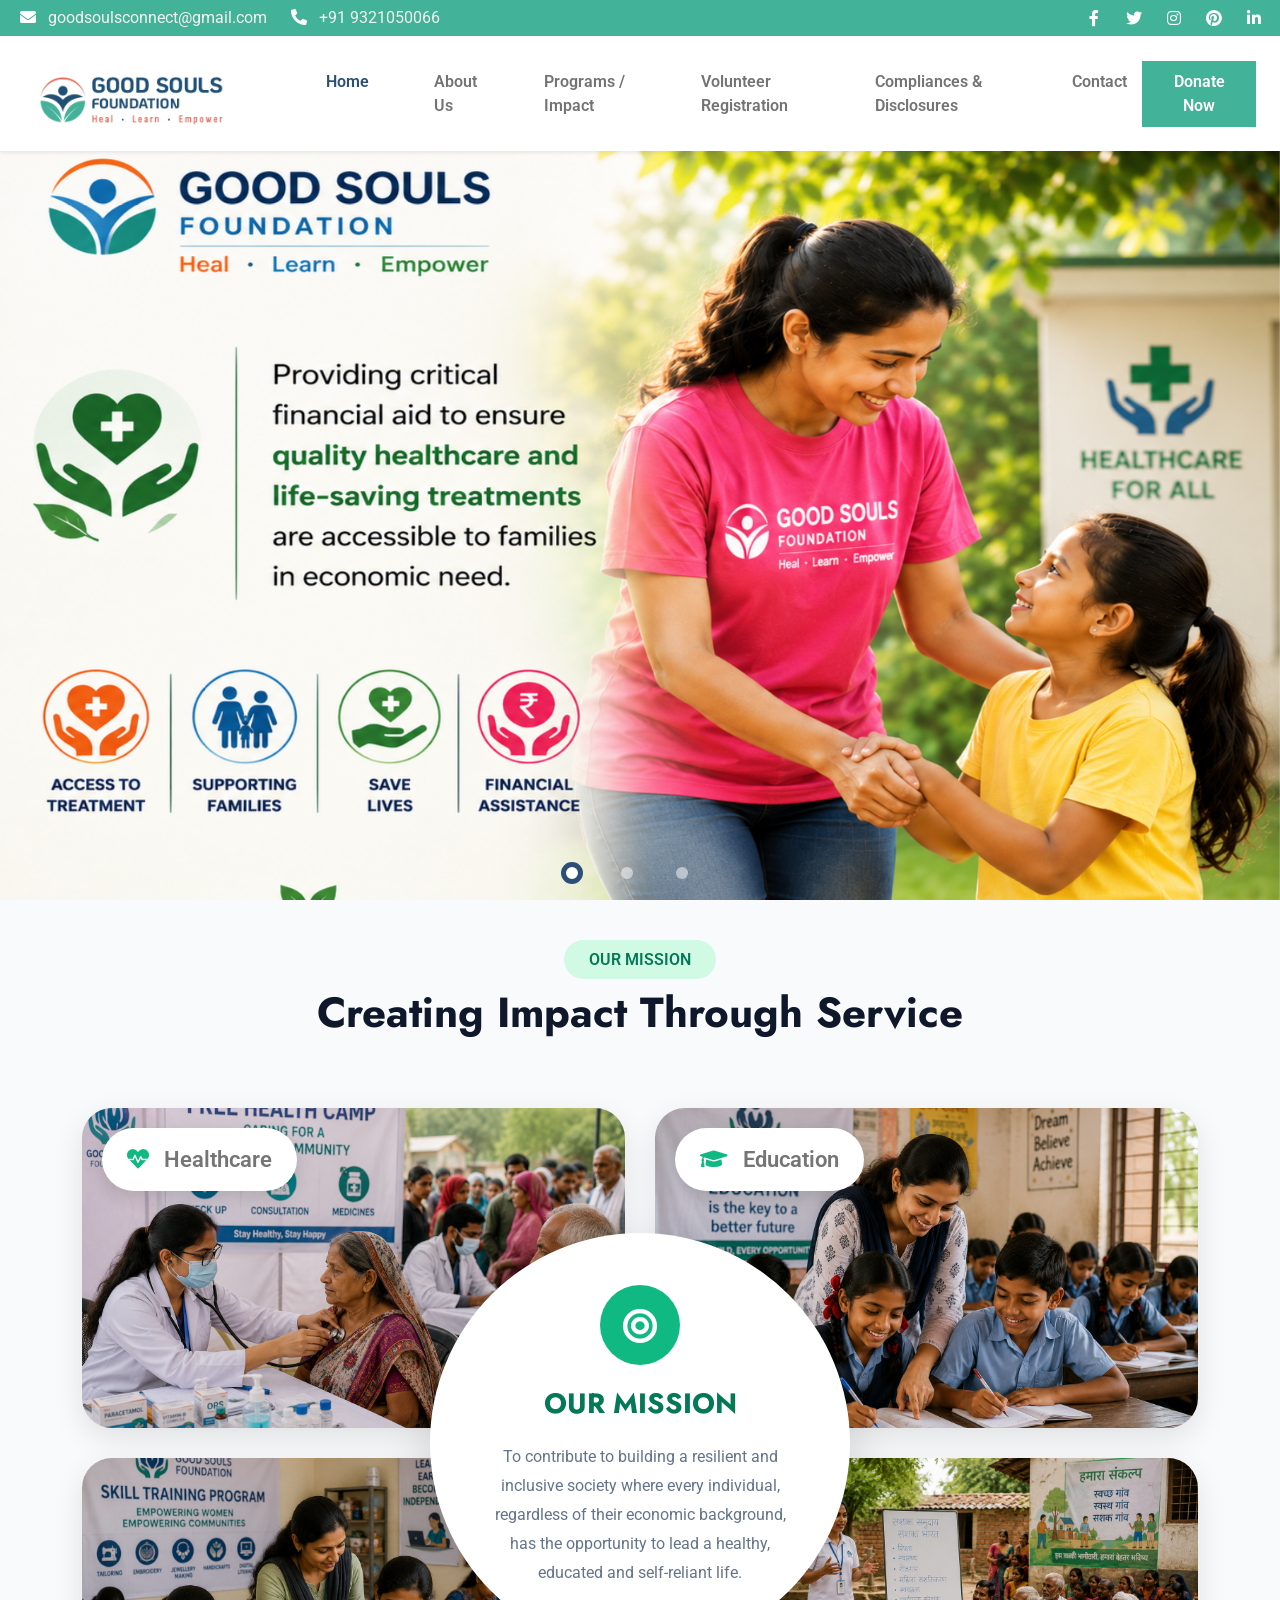
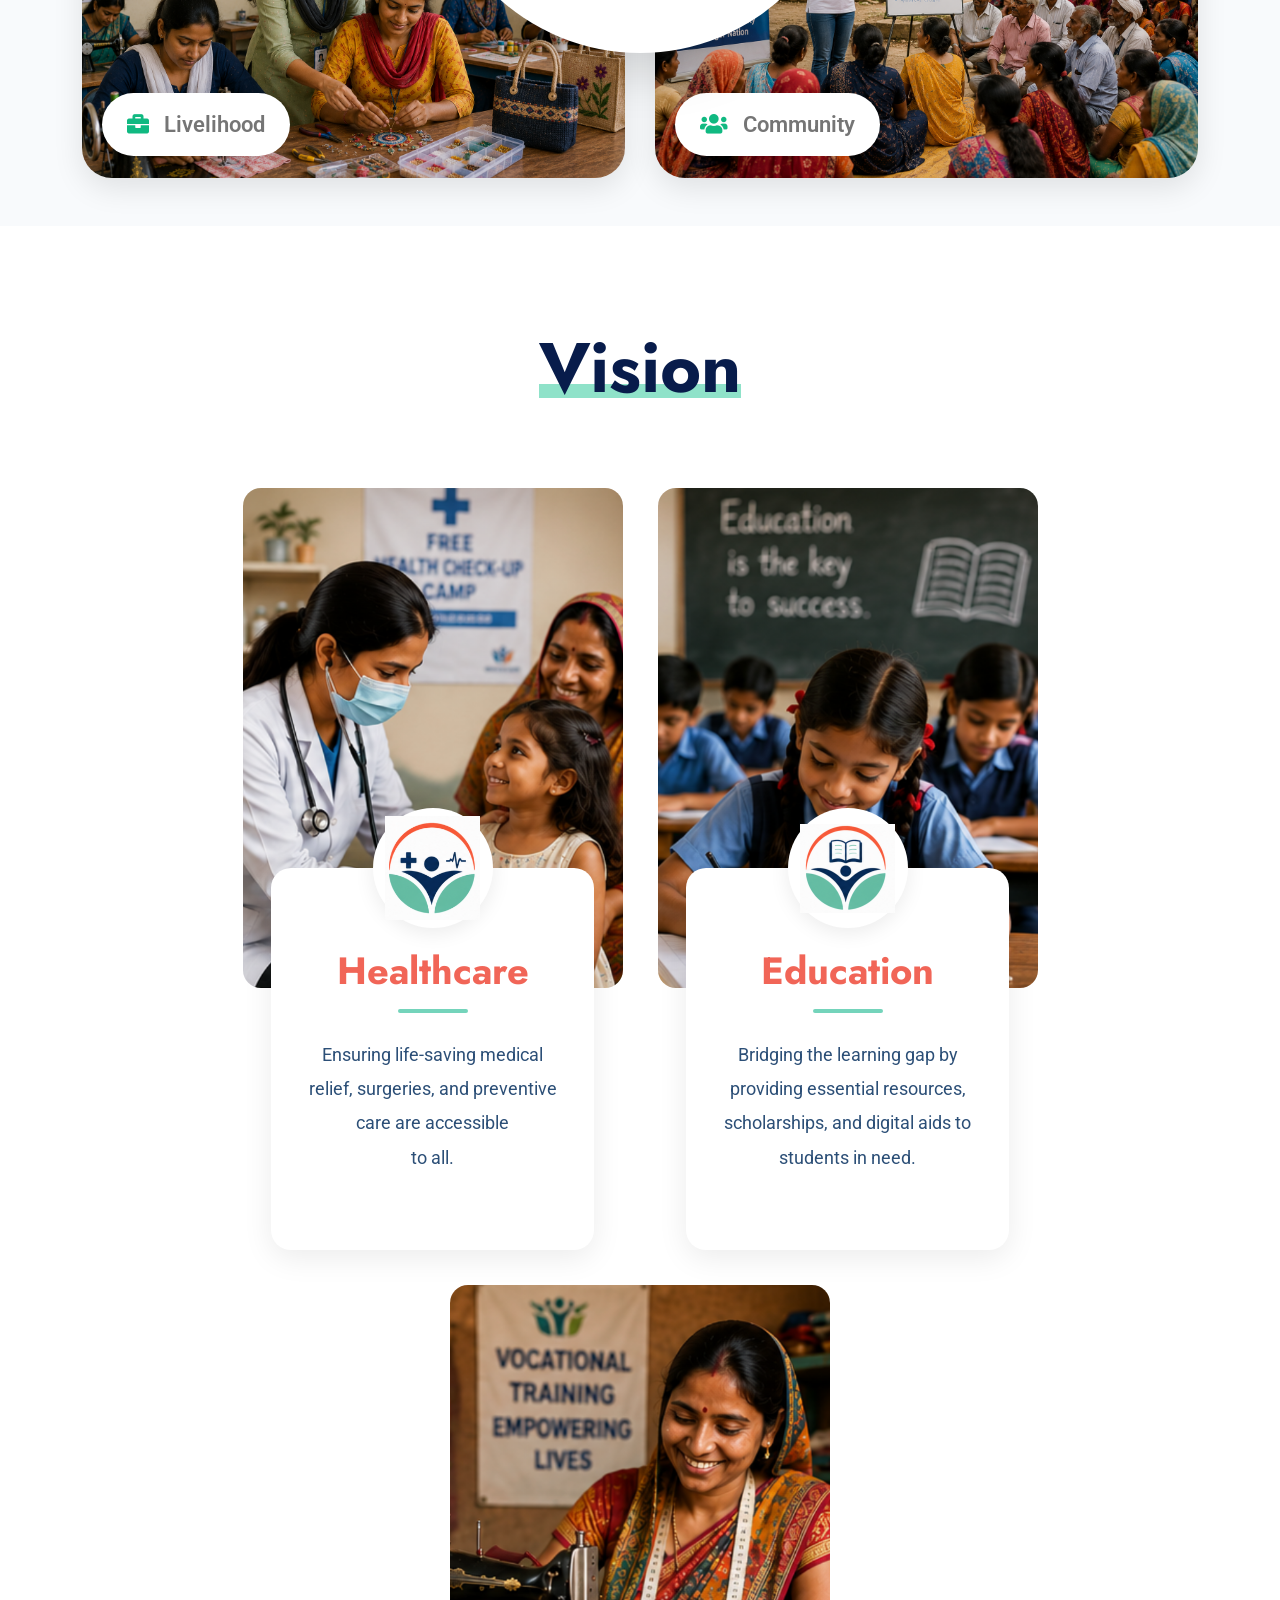
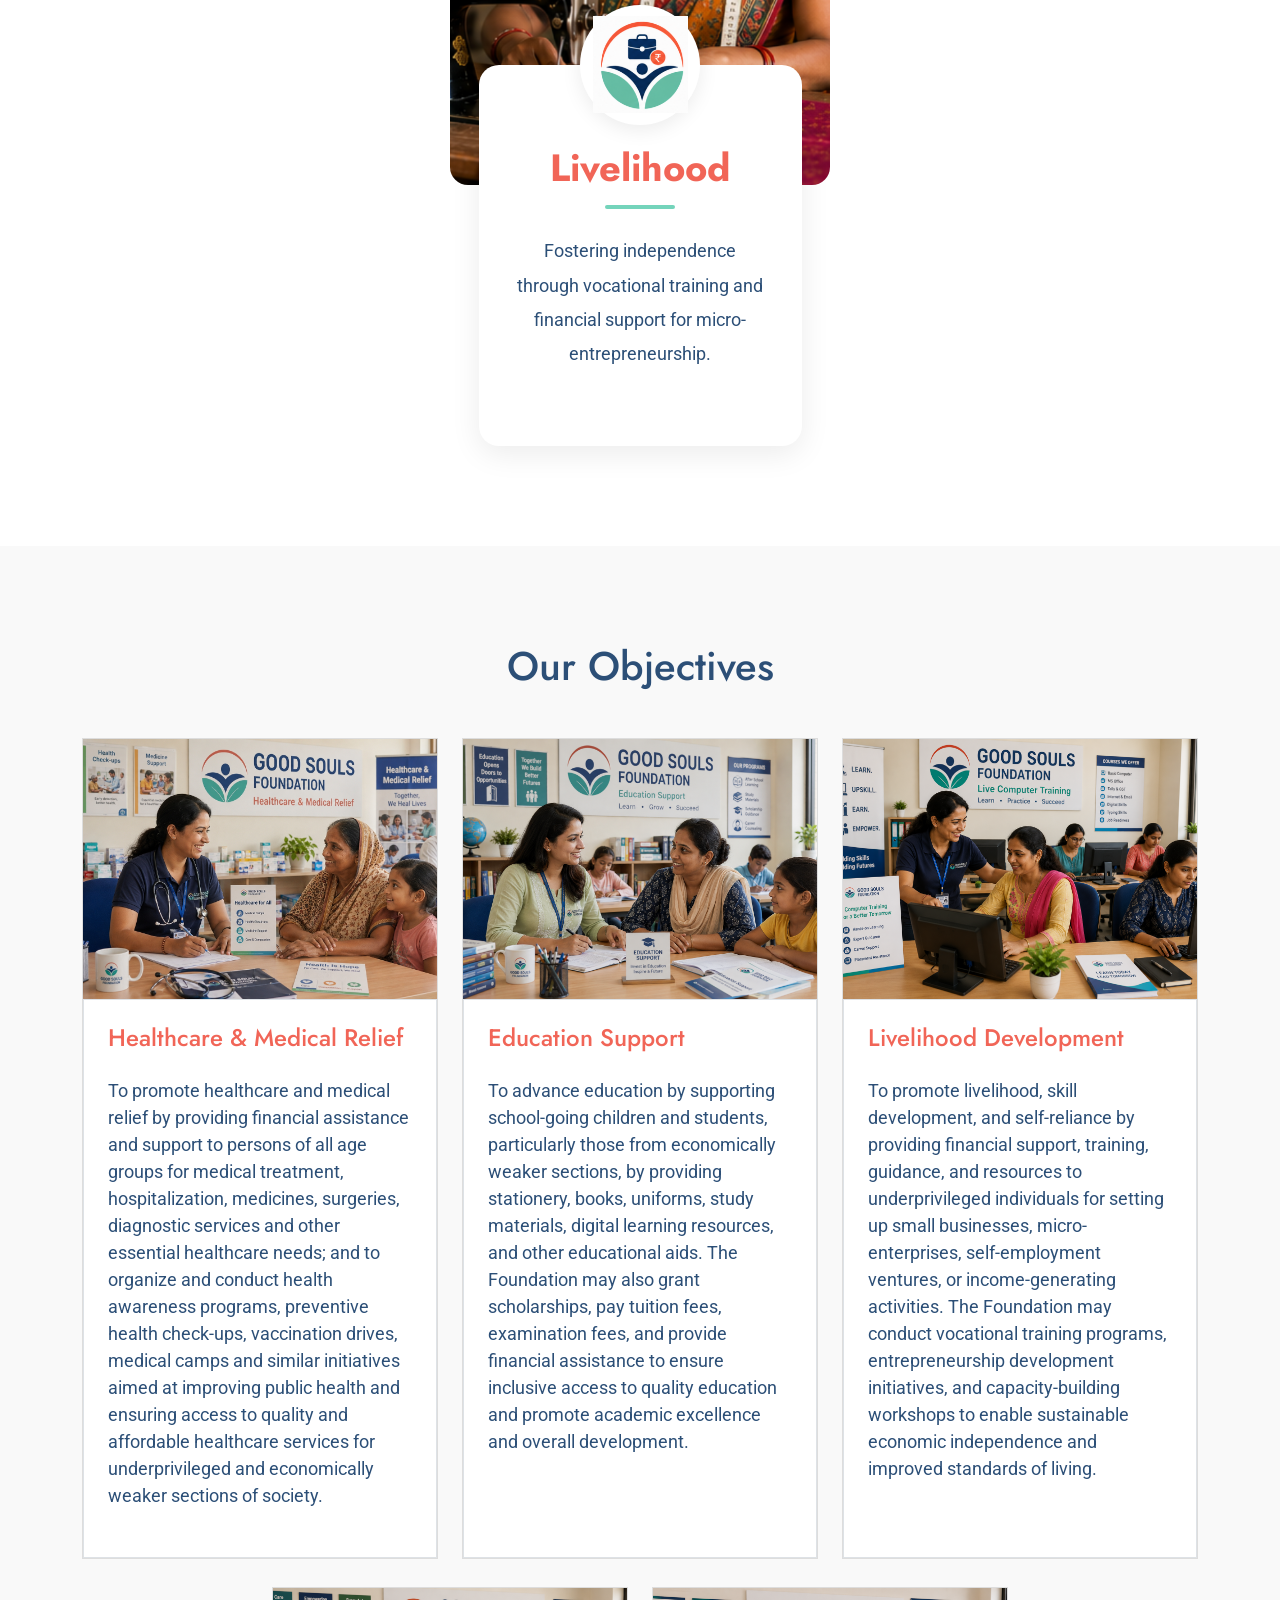
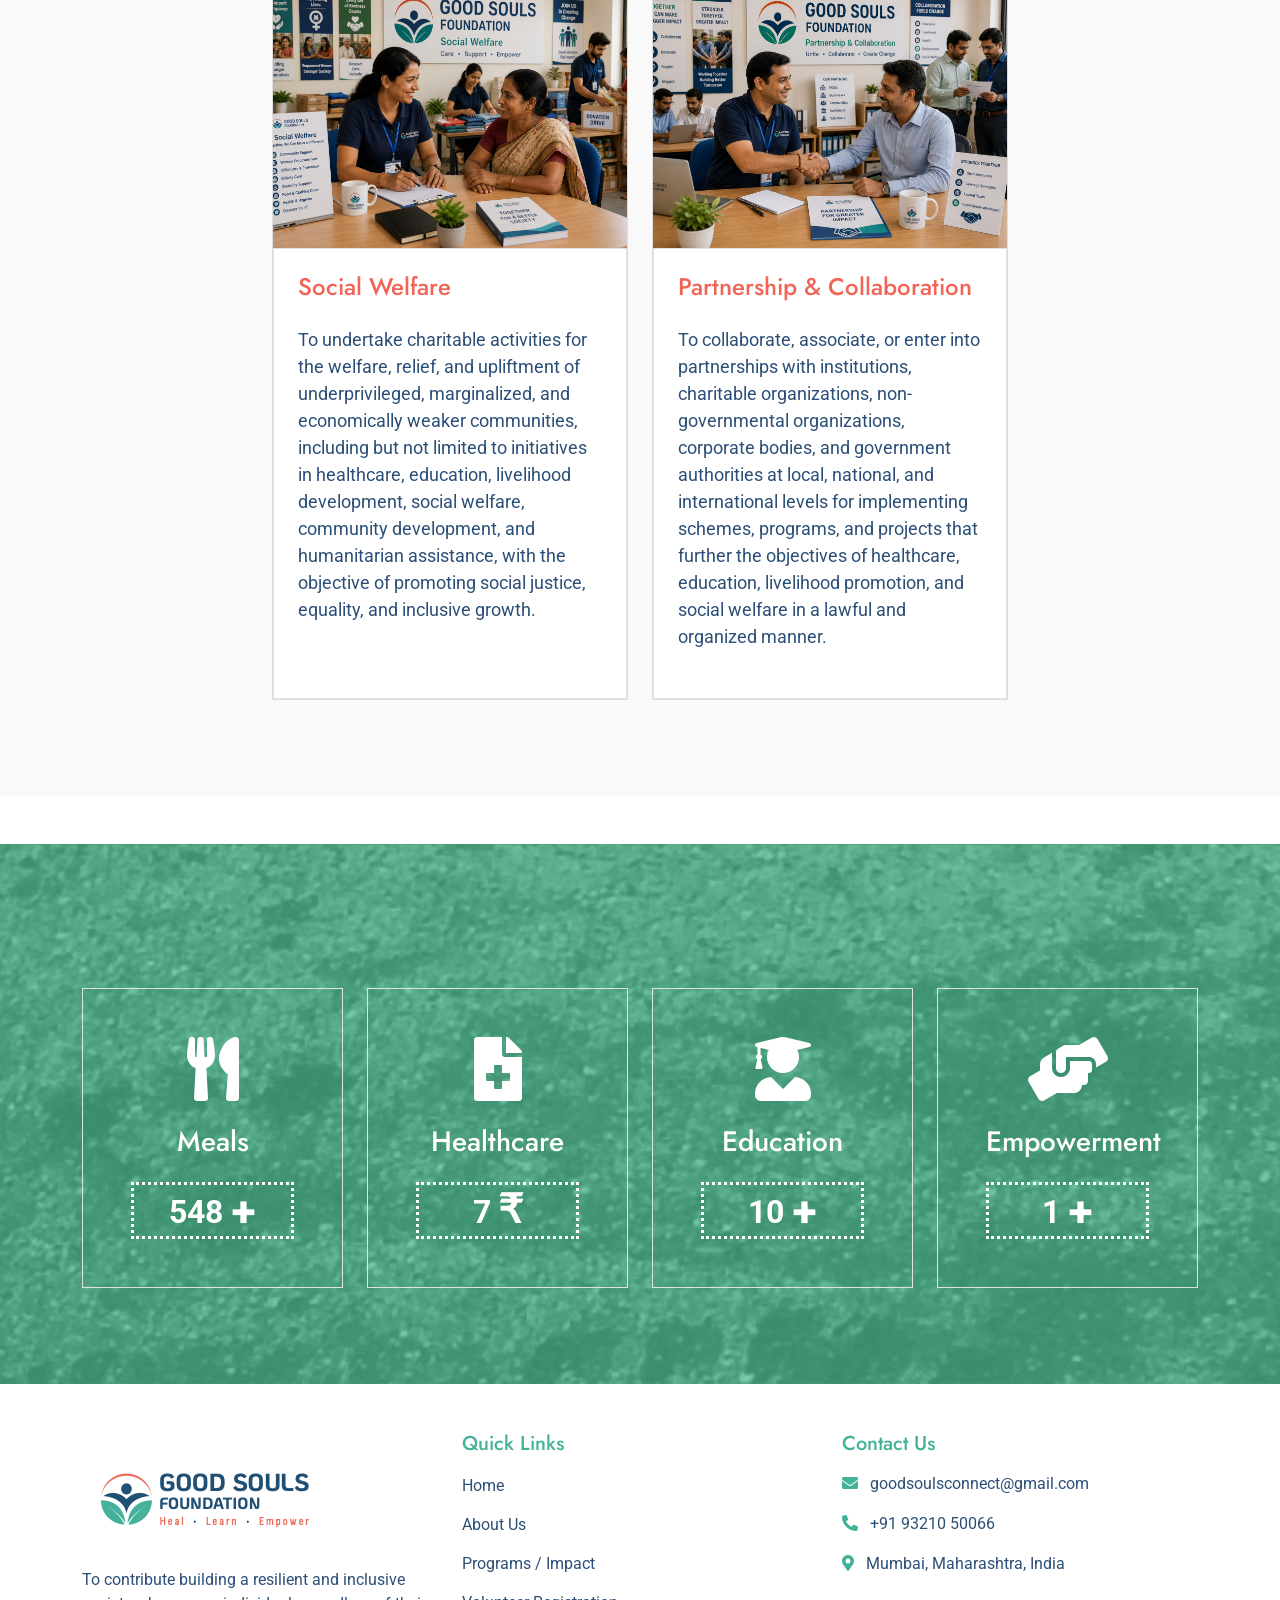
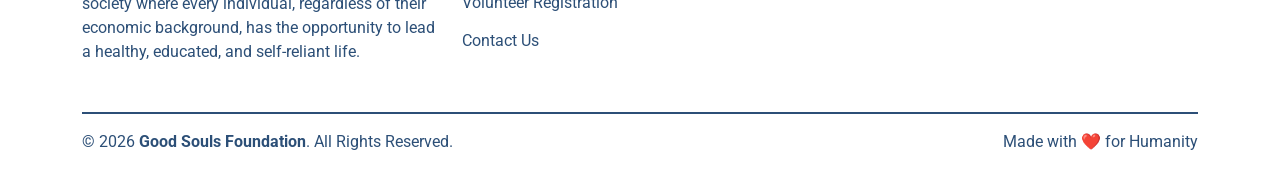
<file: index.html>
<!DOCTYPE html>
<html lang="en">

    <head>
        <meta charset="utf-8">
        <title>Good Soul</title>
        <meta content="width=device-width, initial-scale=1.0" name="viewport">
        <meta content="" name="keywords">
        <meta content="" name="description">


        <!-- Google Web Fonts -->
        <link rel="preconnect" href="https://fonts.googleapis.com">
        <link rel="preconnect" href="https://fonts.gstatic.com" crossorigin>
        <link href="https://fonts.googleapis.com/css2?family=Jost:wght@500;600&family=Roboto&display=swap" rel="stylesheet"> 

        <!-- Icon Font Stylesheet -->
        <link rel="stylesheet" href="https://use.fontawesome.com/releases/v5.15.4/css/all.css"/>
        <link href="https://cdn.jsdelivr.net/npm/bootstrap-icons@1.4.1/font/bootstrap-icons.css" rel="stylesheet">

        <!-- Libraries Stylesheet -->
        <link href="lib/owlcarousel/assets/owl.carousel.min.css" rel="stylesheet">
        <link href="lib/lightbox/css/lightbox.min.css" rel="stylesheet">


        <!-- Customized Bootstrap Stylesheet -->
        <link href="css/bootstrap.min.css" rel="stylesheet">

        <!-- Template Stylesheet -->
        <link href="css/style.css" rel="stylesheet">
    </head>

    <body>

        <!-- Spinner Start -->
        <div id="spinner" class="show w-100 vh-100 bg-white position-fixed translate-middle top-50 start-50  d-flex align-items-center justify-content-center">
            <div class="spinner-grow text-primary" role="status"></div>
        </div>
        <!-- Spinner End -->


        <!-- Navbar start -->
<!-- Header Start -->
    <div class="container-fluid fixed-top px-0">

        <!-- Top Bar -->
        <div class="px-0" style="max-width: 100% !important;">
            <div class="topbar">
                <div class="row align-items-center justify-content-center">
                    <div class="col-md-8">
                        <div class="topbar-info d-flex flex-wrap">
                            <a href="#" class="text-light me-4">
                                <i class="fas fa-envelope text-white me-2"></i>
                                goodsoulsconnect@gmail.com
                            </a>
                            <a href="#" class="text-light">
                                <i class="fas fa-phone-alt text-white me-2"></i>
                                +91 9321050066
                            </a>
                        </div>
                    </div>

                    <div class="col-md-4">
                        <div class="topbar-icon d-flex align-items-center justify-content-end">
                            <a href="#" class="btn-square text-white me-2">
                                <i class="fab fa-facebook-f"></i>
                            </a>
                            <a href="#" class="btn-square text-white me-2">
                                <i class="fab fa-twitter"></i>
                            </a>
                            <a href="https://www.instagram.com/goodsouls_foundation?igsh=MTdiazdyNHc0bTlnMg==&utm_source=ig_contact_invite"
                                target="_blank"
                                class="btn-square text-white me-2">
                                <i class="fab fa-instagram"></i>
                            </a>
                            <a href="#" class="btn-square text-white me-2">
                                <i class="fab fa-pinterest"></i>
                            </a>
                            <a href="#" class="btn-square text-white">
                                <i class="fab fa-linkedin-in"></i>
                            </a>
                        </div>
                    </div>
                </div>
            </div>
        </div>

        <!-- Full Width Navbar -->
        <nav class="navbar navbar-expand-xl navbar-light bg-white shadow-sm px-4">
            <a href="index.html" class="navbar-brand">
                <img src="img/good_souls_logo.png"
                    alt="Good Souls Foundation"
                    style="height:105px;">
            </a>

            <button class="navbar-toggler py-2 px-3"
                    type="button"
                    data-bs-toggle="collapse"
                    data-bs-target="#navbarCollapse">
                <span class="fa fa-bars text-primary"></span>
            </button>

            <div class="collapse navbar-collapse" id="navbarCollapse">

                <div class="navbar-nav mx-auto">
                    <a href="index.html" class="nav-item nav-link active">Home</a>
                     <a href="about.html" class="nav-item nav-link">About Us</a>
                    <a href="program_impact.html" class="nav-item nav-link">
                        Programs / Impact
                    </a>
                    <a href="Volunteer_Registration.html" class="nav-item nav-link">
                        Volunteer Registration
                    </a>
                    <a href="compliance.html" class="nav-item nav-link">
                        Compliances & Disclosures
                    </a>
                    <a href="contact.html" class="nav-item nav-link">
                        Contact
                    </a>
                </div>

                <div class="d-flex align-items-center">
                    <a href="donation.html"
                    class="btn btn-primary text-white px-4 py-2">
                        Donate Now
                    </a>
                </div>

            </div>
        </nav>

    </div>
        <!-- Navbar End -->

        
       <!-- Carousel Start -->
        <div class="container-fluid carousel-header vh-100 px-0">
            <div id="carouselId" class="carousel slide" data-bs-ride="carousel">
                <ol class="carousel-indicators">
                    <li data-bs-target="#carouselId" data-bs-slide-to="0" class="active"></li>
                    <li data-bs-target="#carouselId" data-bs-slide-to="1"></li>
                    <li data-bs-target="#carouselId" data-bs-slide-to="2"></li>
                </ol>
                <div class="carousel-inner" role="listbox">
                    <div class="carousel-item active">
                        <img src="img/home/banner1.png" class="img-fluid" alt="Image"  width="100%" height="100%" style="margin-top:7%">
                   
                    </div>
                    <div class="carousel-item">
                        <img src="img/home/banner2.png" class="img-fluid" alt="Image" width="100%" height="100%" style="margin-top:6%">
                      
                    </div>

                    <div class="carousel-item">
                        <img src="img/home/banner.png" class="img-fluid" alt="Image" width="100%" height="100%" style="margin-top:6%">
                    </div>
                </div>
                <button class="carousel-control-prev" type="button" data-bs-target="#carouselId" data-bs-slide="prev">
                    <span class="carousel-control-prev-icon" aria-hidden="true"></span>
                    <span class="visually-hidden">Previous</span>
                </button>
                <button class="carousel-control-next" type="button" data-bs-target="#carouselId" data-bs-slide="next">
                    <span class="carousel-control-next-icon" aria-hidden="true"></span>
                    <span class="visually-hidden">Next</span>
                </button>
            </div>
        </div>
        <!-- Carousel End -->





        <!-- About Start -->
        <!-- <div class="container-fluid about  py-5">
            <div class="container py-5">
                <div class="row g-5">
                    <div class="col-xl-5">
                        <div class="h-100">
                            <img src="img/about-1.jpg" class="img-fluid w-100 h-100" alt="Image">
                        </div>
                    </div>
                    <div class="col-xl-7">
                        <h5 class="text-uppercase text-primary">About Us</h5>
                        <h1 class="mb-4">Our main goal is to protect environment</h1>
                        <p class="fs-5 mb-4">Lorem Ipsum is simply dummy text of the printing and typesetting industry. Lorem Ipsum has been the industry's standard dummy text ever since the 1500s, when an unknown printer took a galley of type and scrambled it to make a type specimen book. It has
                        </p>
                        <div class="tab-class bg-secondary p-4">
                            <ul class="nav d-flex mb-2">
                                <li class="nav-item mb-3">
                                    <a class="d-flex py-2 text-center bg-white active" data-bs-toggle="pill" href="#tab-1">
                                        <span class="text-dark" style="width: 150px;">About</span>
                                    </a>
                                </li>
                                <li class="nav-item mb-3">
                                    <a class="d-flex py-2 mx-3 text-center bg-white" data-bs-toggle="pill" href="#tab-2">
                                        <span class="text-dark" style="width: 150px;">Mission</span>
                                    </a>
                                </li>
                                <li class="nav-item mb-3">
                                    <a class="d-flex py-2 text-center bg-white" data-bs-toggle="pill" href="#tab-3">
                                        <span class="text-dark" style="width: 150px;">Vision</span>
                                    </a>
                                </li>
                            </ul>
                            <div class="tab-content">
                                <div id="tab-1" class="tab-pane fade show p-0 active">
                                    <div class="row">
                                        <div class="col-12">
                                            <div class="d-flex">
                                                <div class="text-start my-auto">
                                                    <h5 class="text-uppercase mb-3">Lorem Ipsum 1</h5>
                                                    <p class="mb-4">Lorem Ipsum is simply dummy text of the printing and typesetting industry. Lorem Ipsum has been the industry's standard dummy text ever since the 1500s, when an unknown printer took a galley of type and scrambled it to make a type specimen book. It has
                                                    </p>
                                                    <div class="d-flex align-items-center justify-content-start">
                                                        <a class="btn-hover-bg btn btn-primary text-white py-2 px-4" href="#">Read More</a>
                                                    </div>
                                                </div>
                                            </div>
                                        </div>
                                    </div>
                                </div>
                                <div id="tab-2" class="tab-pane fade show p-0">
                                    <div class="row">
                                        <div class="col-12">
                                            <div class="d-flex">
                                                <div class="text-start my-auto">
                                                    <h5 class="text-uppercase mb-3">Lorem Ipsum 2</h5>
                                                    <p class="mb-4">Lorem Ipsum is simply dummy text of the printing and typesetting industry. Lorem Ipsum has been the industry's standard dummy text ever since the 1500s, when an unknown printer took a galley of type and scrambled it to make a type specimen book. It has
                                                    </p>
                                                    <div class="d-flex align-items-center justify-content-start">
                                                        <a class="btn-hover-bg btn btn-primary text-white py-2 px-4" href="#">Read More</a>
                                                    </div>
                                                </div>
                                            </div>
                                        </div>
                                    </div>
                                </div>
                                <div id="tab-3" class="tab-pane fade show p-0">
                                    <div class="row">
                                        <div class="col-12">
                                            <div class="d-flex">
                                                <div class="text-start my-auto">
                                                    <h5 class="text-uppercase mb-3">Lorem Ipsum 3</h5>
                                                    <p class="mb-4">Lorem Ipsum is simply dummy text of the printing and typesetting industry. Lorem Ipsum has been the industry's standard dummy text ever since the 1500s, when an unknown printer took a galley of type and scrambled it to make a type specimen book. It has
                                                    </p>
                                                    <div class="d-flex align-items-center justify-content-start">
                                                        <a class="btn-hover-bg btn btn-primary text-white py-2 px-4" href="#">Read More</a>
                                                    </div>
                                                </div>
                                            </div>
                                        </div>
                                    </div>
                                </div>
                            </div>
                        </div>
                    </div>
                </div>
            </div>
        </div> -->
<section class="mission-section py-5">

    <div class="container">

        <div class="text-center mb-5">
            <span class="mission-badge">OUR MISSION</span>

            <h2 class="section-title mt-3">
                Creating Impact Through Service
            </h2>
        </div>

        <div class="mission-grid">

            <!-- Healthcare -->

            <div class="mission-card healthcare">

                <img src="./img/health_checkup.png"
                     alt="Healthcare">

                <div class="card-label">
                    <i class="fas fa-heartbeat"></i>
                    Healthcare
                </div>

            </div>

            <!-- Education -->

            <div class="mission-card education">

                <img src="./img/women_education.png"
                     alt="Education">

                <div class="card-label">
                    <i class="fas fa-graduation-cap"></i>
                    Education
                </div>

            </div>

            <!-- Mission Center -->

            <div class="mission-center">

                <div class="mission-circle">

                    <div class="mission-icon">
                        <i class="fas fa-bullseye"></i>
                    </div>

                    <h3>OUR MISSION</h3>

                    <p>
                        To contribute to building a resilient and inclusive
                        society where every individual, regardless of their
                        economic background, has the opportunity to lead a
                        healthy, educated and self-reliant life.
                    </p>

                </div>

            </div>

            <!-- Livelihood -->

            <div class="mission-card livelihood">

                <img src="./img/women_livelihood.png"
                     alt="Livelihood">

                <div class="card-label" style="top: 235px !important;">
                    <i class="fas fa-briefcase"></i>
                    Livelihood
                </div>

            </div>

            <!-- Community -->

            <div class="mission-card community">

                <img src="./img/community_empowerment.png"
                     alt="Community">

                <div class="card-label" style="top: 235px !important;">
                    <i class="fas fa-users"></i>
                    Community
                </div>

            </div>

        </div>

    </div>

</section>

        <!-- About End -->
           <section class="vision-section">

    <div class="section-title">
        <h2>Vision</h2>
    </div>

    <div class="vision-wrapper">

        <!-- Healthcare -->
        <div class="vision-card">

            <div class="vision-image">
                <img src="img/new_images/healthcare.png" alt="">
            </div>

            <div class="card-content">

                <div class="icon-circle">
                    <img src="img/new_images/health-icon.png" alt="">
                </div>

                <h3>Healthcare</h3>

                <div class="line"></div>

                <p>
                    Ensuring life-saving medical relief,
                    surgeries, and preventive care are
                    accessible <br>to all.
                </p>

                <!-- <a href="#" class="read-btn">Read More</a>

                <div class="bottom-line"></div> -->

            </div>

        </div>

        <!-- Education -->
        <div class="vision-card">

            <div class="vision-image">
                <img src="img/new_images/education.png" alt="">
            </div>

            <div class="card-content">

                <div class="icon-circle">
                    <img src="img/new_images/education-icon.png" alt="">
                </div>

                <h3>Education</h3>

                <div class="line"></div>

                <p>
                    Bridging the learning gap by providing
                    essential resources, scholarships,
                    and digital aids to students in need.
                    <br>
                </p>

                <!-- <a href="#" class="read-btn">Read More</a> -->

                <!-- <div class="bottom-line"></div> -->

            </div>

        </div>

        <!-- Livelihood -->
        <div class="vision-card">

            <div class="vision-image">
                <img src="img/new_images/livelihood.png" alt="">
            </div>

            <div class="card-content">

                <div class="icon-circle">
                    <img src="img/new_images/livelihood-icon.png" alt="">
                </div>

                <h3>Livelihood</h3>

                <div class="line"></div>

                <p>
                    Fostering independence through
                    vocational training and financial
                    support for micro-entrepreneurship.
                </p>

                <!-- <a href="#" class="read-btn">Read More</a>

                <div class="bottom-line"></div> -->

            </div>

        </div>

    </div>

            </section>
        
<div class="container-fluid blog py-5 mb-5" style="background-color: #f9f9f9;">

    <div class="container py-5">

        <!-- HEADING -->
        <div class="text-center mx-auto pb-5" style="max-width: 800px;">
            <h1 class="mb-0" style="color: #2C4F77;">Our Objectives</h1>
        </div>

        <!-- FIRST ROW -->
        <div class="row g-4">

            <!-- CARD 1 -->
            <div class="col-lg-4">

                <div class="blog-item"
                     style="
                     height:100%;
                     display:flex;
                     flex-direction:column;
                     border:1px solid #ddd;
                     background:#fff;
                     ">

                    <div class="blog-img">

                        <img src="img/home/healthcare.png"
                             class="img-fluid w-100"
                             alt=""
                             style="
                             height:260px;
                             object-fit:cover;
                             display:block;
                             ">

                    </div>

                    <div class="text-dark border p-4"
                         style="
                         flex:1;
                         display:flex;
                         flex-direction:column;
                         ">

                        <h4 class="mb-4 objective-header"
                            style="min-height:26px;">

                            Healthcare & Medical Relief

                        </h4>

                        <p class="mb-4"
                           style="
                           flex-grow: 1;
                            line-height: 1.5;
                            color: #2C4F77;
                            font-size: 18px;
                           ">

                            To promote healthcare and medical relief by providing financial assistance and support to persons of all age groups for medical treatment, hospitalization, medicines, surgeries, diagnostic services and other essential healthcare needs; and to organize and conduct health awareness programs, preventive health check-ups, vaccination drives, medical camps and similar initiatives aimed at improving public health and ensuring access to quality and affordable healthcare services for underprivileged and economically weaker sections of society.

                        </p>

                    </div>

                </div>

            </div>

            <!-- CARD 2 -->
            <div class="col-lg-4">

                <div class="blog-item"
                     style="
                     height:100%;
                     display:flex;
                     flex-direction:column;
                     border:1px solid #ddd;
                     background:#fff;
                     ">

                    <div class="blog-img">

                        <img src="img/home/education.png"
                             class="img-fluid w-100"
                             alt=""
                             style="
                             height:260px;
                             object-fit:cover;
                             display:block;
                             ">

                    </div>

                    <div class="text-dark border p-4"
                         style="
                         flex:1;
                         display:flex;
                         flex-direction:column;
                         ">

                        <h4 class="mb-4 objective-header"
                            style="min-height:26px;">

                            Education Support

                        </h4>

                        <p class="mb-4"
                           style="
                            flex-grow: 1;
                            line-height: 1.5;
                            color: #2C4F77;
                            font-size: 18px;
                           ">

                            To advance education by supporting school-going children and students, particularly those from economically weaker sections, by providing stationery, books, uniforms, study materials, digital learning resources, and other educational aids. The Foundation may also grant scholarships, pay tuition fees, examination fees, and provide financial assistance to ensure inclusive access to quality education and promote academic excellence and overall development.

                        </p>

                    </div>

                </div>

            </div>

            <!-- CARD 3 -->
            <div class="col-lg-4">

                <div class="blog-item"
                     style="
                     height:100%;
                     display:flex;
                     flex-direction:column;
                     border:1px solid #ddd;
                     background:#fff;
                     ">

                    <div class="blog-img">

                        <img src="img/home/livehood.png"
                             class="img-fluid w-100"
                             alt=""
                             style="
                             height:260px;
                             object-fit:cover;
                             display:block;
                             ">

                    </div>

                    <div class="text-dark border p-4"
                         style="
                         flex:1;
                         display:flex;
                         flex-direction:column;
                         ">

                        <h4 class="mb-4 objective-header"
                            style="min-height:26px;">

                            Livelihood Development

                        </h4>

                        <p class="mb-4"
                           style="
                            flex-grow: 1;
                            line-height: 1.5;
                            color: #2C4F77;
                            font-size: 18px;
                           ">

                           To promote livelihood, skill development, and self-reliance by providing financial support, training, guidance, and resources to underprivileged individuals for setting up small businesses, micro-enterprises, self-employment ventures, or income-generating activities. The Foundation may conduct vocational training programs, entrepreneurship development initiatives, and capacity-building workshops to enable sustainable economic independence and improved standards of living.

                        </p>

                    </div>

                </div>

            </div>

        </div>

        <!-- SECOND ROW -->
        <div class="row g-4 justify-content-center mt-1">

            <!-- CARD 4 -->
            <div class="col-lg-4">

                <div class="blog-item"
                     style="
                     height:100%;
                     display:flex;
                     flex-direction:column;
                     border:1px solid #ddd;
                     background:#fff;
                     ">

                    <div class="blog-img">

                        <img src="img/home/Welfare.png"
                             class="img-fluid w-100"
                             alt=""
                             style="
                             height:260px;
                             object-fit:cover;
                             display:block;
                             ">

                    </div>

                    <div class="text-dark border p-4"
                         style="
                         flex:1;
                         display:flex;
                         flex-direction:column;
                         ">

                        <h4 class="mb-4 objective-header"
                            style="min-height:26px;">

                            Social Welfare

                        </h4>

                        <p class="mb-4"
                           style="
                            flex-grow: 1;
                            line-height: 1.5;
                            color: #2C4F77;
                            font-size: 18px;
                           ">

                            To undertake charitable activities for the welfare, relief, and upliftment of underprivileged, marginalized, and economically weaker communities, including but not limited to initiatives in healthcare, education, livelihood development, social welfare, community development, and humanitarian assistance, with the objective of promoting social justice, equality, and inclusive growth.

                        </p>

                    </div>

                </div>

            </div>

            <!-- CARD 5 -->
            <div class="col-lg-4">

                <div class="blog-item"
                     style="
                     height:100%;
                     display:flex;
                     flex-direction:column;
                     border:1px solid #ddd;
                     background:#fff;
                     ">

                    <div class="blog-img">

                        <img src="img/home/partner.png"
                             class="img-fluid w-100"
                             alt=""
                             style="
                             height:260px;
                             object-fit:cover;
                             display:block;
                             ">

                    </div>

                    <div class="text-dark border p-4"
                         style="
                         flex:1;
                         display:flex;
                         flex-direction:column;
                         ">

                        <h4 class="mb-4 objective-header"
                            style="min-height:26px;">

                            Partnership & Collaboration

                        </h4>

                        <p class="mb-4"
                           style="
                            flex-grow: 1;
                            line-height: 1.5;
                            color: #2C4F77;
                            font-size: 18px;
                           ">

                           To collaborate, associate, or enter into partnerships with institutions, charitable organizations, non-governmental organizations, corporate bodies, and government authorities at local, national, and international levels for implementing schemes, programs, and projects that further the objectives of healthcare, education, livelihood promotion, and social welfare in a lawful and organized manner.

                        </p>

                    </div>

                </div>

            </div>

        </div>

    </div>

</div>


        <!-- Services Start -->
        <!-- <div class="container-fluid service py-5 bg-light">
            <div class="container py-5">
                <div class="text-center mx-auto pb-5" style="max-width: 800px;">
                    <h5 class="text-uppercase text-primary">What we do</h5>
                    <h1 class="mb-0">What we do to protect environment</h1>
                </div>
                <div class="row g-4">
                    <div class="col-md-6 col-lg-6 col-xl-3">
                        <div class="service-item">
                            <img src="img/service-1.jpg" class="img-fluid w-100" alt="Image">
                            <div class="service-link">
                                <a href="#" class="h4 mb-0">Raising money to help</a>
                            </div>
                        </div>
                        <p class="my-4">Lorem Ipsum is simply dummy text of the printing and typesetting industry. Lorem Ipsum has been the industry's standard dummy text ever since the 1500s,
                        </p>
                    </div>
                    <div class="col-md-6 col-lg-6 col-xl-3">
                        <div class="service-item">
                            <img src="img/service-2.jpg" class="img-fluid w-100" alt="Image">
                            <div class="service-link">
                                <a href="#" class="h4 mb-0"> close work with services</a>
                            </div>
                        </div>
                        <p class="my-4">Lorem Ipsum is simply dummy text of the printing and typesetting industry. Lorem Ipsum has been the industry's standard dummy text ever since the 1500s,
                        </p>
                    </div>
                    <div class="col-md-6 col-lg-6 col-xl-3">
                        <div class="service-item">
                            <img src="img/service-3.jpg" class="img-fluid w-100" alt="Image">
                            <div class="service-link">
                                <a href="#" class="h4 mb-0">Pro Guided tours only</a>
                            </div>
                        </div>
                        <p class="my-4">Lorem Ipsum is simply dummy text of the printing and typesetting industry. Lorem Ipsum has been the industry's standard dummy text ever since the 1500s,
                        </p>
                    </div>
                    <div class="col-md-6 col-lg-6 col-xl-3">
                        <div class="service-item">
                            <img src="img/service-4.jpg" class="img-fluid w-100" alt="Image">
                            <div class="service-link">
                                <a href="#" class="h4 mb-0">Protecting animal area</a>
                            </div>
                        </div>
                        <p class="my-4">Lorem Ipsum is simply dummy text of the printing and typesetting industry. Lorem Ipsum has been the industry's standard dummy text ever since the 1500s,
                        </p>
                    </div>
                    <div class="col-12">
                        <div class="d-flex align-items-center justify-content-center">
                            <a class="btn-hover-bg btn btn-primary text-white py-2 px-4" href="#">Read More</a>
                        </div>
                    </div>
                </div>
            </div>
        </div> -->
        <!-- Services End -->


        <!-- Donation Start -->
        <!-- <div class="container-fluid donation py-5">
            <div class="container py-5">
                <div class="text-center mx-auto pb-5" style="max-width: 800px;">
                    <h5 class="text-uppercase text-primary">Donation</h5>
                    <h1 class="mb-0">Your money will save our life</h1>
                </div>
                <div class="row g-4">
                    <div class="col-lg-4">
                        <div class="donation-item">
                            <img src="img/donation-1.jpg" class="img-fluid w-100" alt="Image">
                            <div class="donation-content d-flex flex-column">
                                <h5 class="text-uppercase text-primary mb-4">Organic</h5>
                                <a href="#" class="btn-hover-color display-6 text-white">Help Us More</a>
                                <h4 class="text-white mb-4">Protect Environments</h4>
                                <p class="text-white mb-4">Lorem Ipsum is simply dummy text of the printing and typesetting industry. Lorem Ipsum has been the industry's</p>
                                <div class="donation-btn d-flex align-items-center justify-content-start">
                                    <a class="btn-hover-bg btn btn-primary text-white py-2 px-4" href="#">Donate !</a>
                                </div>
                            </div>
                        </div>
                    </div>
                    <div class="col-lg-4">
                        <div class="donation-item">
                            <img src="img/service-2.jpg" class="img-fluid w-100" alt="Image">
                            <div class="donation-content d-flex flex-column">
                                <h5 class="text-uppercase text-primary mb-4">Ecosystem</h5>
                                <a href="#" class="btn-hover-color display-6 text-white">Help Us More</a>
                                <h4 class="text-white mb-4">Protect Environments</h4>
                                <p class="text-white mb-4">Lorem Ipsum is simply dummy text of the printing and typesetting industry. Lorem Ipsum has been the industry's</p>
                                <div class="donation-btn d-flex align-items-center justify-content-start">
                                    <a class="btn-hover-bg btn btn-primary text-white py-2 px-4" href="#">Donate !</a>
                                </div>
                            </div>
                        </div>
                    </div>
                    <div class="col-lg-4">
                        <div class="donation-item">
                            <img src="img/donation-3.jpg" class="img-fluid w-100" alt="Image">
                            <div class="donation-content d-flex flex-column">
                                <h5 class="text-uppercase text-primary mb-4">Recycling</h5>
                                <a href="#" class="btn-hover-color display-6 text-white">Help Us More</a>
                                <h4 class="text-white mb-4">Protect Environments</h4>
                                <p class="text-white mb-4">Lorem Ipsum is simply dummy text of the printing and typesetting industry. Lorem Ipsum has been the industry's</p>
                                <div class="donation-btn d-flex align-items-center justify-content-start">
                                    <a class="btn-hover-bg btn btn-primary text-white py-2 px-4" href="#">Donate !</a>
                                </div>
                            </div>
                        </div>
                    </div>
                    <div class="col-12">
                        <div class="d-flex align-items-center justify-content-center">
                            <a class="btn-hover-bg btn btn-primary text-white py-2 px-4" href="#">All Donation</a>
                        </div>
                    </div>
                </div>
            </div>
        </div> -->
        <!-- Donation End -->


        <!-- Counter Start -->
        <div class="container-fluid counter py-5" style="background: linear-gradient(rgba(60,199,143,.6), rgba(60,199,143,.6)), url(img/volunteers-bg.png) center center; background-size: cover;"> 
            <div class="container py-5">
                <div class="text-center mx-auto pb-5" style="max-width: 800px;">
                    <!-- <h5 class="text-uppercase text-primary" style="color: white !important;;">Impact</h5> -->
                    <!-- <p class="text-white mb-0">Lorem Ipsum is simply dummy text of the printing and typesetting industry. Lorem Ipsum has been the industry's standard dummy text ever since the 1500s, when an unknown printer took a galley
                    </p> -->
                </div>
                <div class="row g-4">
                    <div class="col-md-6 col-lg-6 col-xl-3">
                        <div class="counter-item text-center border p-5">
                            <i class="fas fa-utensils fa-4x text-white"></i>
                            <h3 class="text-white my-4">Meals</h3>
                            <div class="counter-counting" style="color: #fff;">
                                <span class="fs-2 fw-bold" data-toggle="counter-up" style="color: #fff ;">1600</span>
                                <span class="h1 fw-bold" style="color: #fff ;">+</span>
                            </div>
                        </div>
                    </div>
                    <div class="col-md-6 col-lg-6 col-xl-3">
                        <div class="counter-item text-center border p-5">
                            <i class="fas fa-file-medical fa-4x text-white"></i>
                            <h3 class="text-white my-4">Healthcare</h3>
                            <div class="counter-counting text-center border-white w-100" style="border-style: dotted; font-size: 30px;">
                                <span class="fs-2 fw-bold" data-toggle="counter-up" style="color: #fff ;">20</span>
                                <span class="h1 fw-bold" style="color: #fff ;">₹</span>
                            </div>
                        </div>
                    </div>
                    <div class="col-md-6 col-lg-6 col-xl-3">
                        <div class="counter-item text-center border p-5">
                            <i class="fas fa-user-graduate fa-4x text-white"></i>
                            <h3 class="text-white my-4">Education</h3>
                            <div class="counter-counting text-center border-white w-100" style="border-style: dotted; font-size: 30px;">
                                <span class="fs-2 fw-bold" data-toggle="counter-up" style="color: #fff ;">30</span>
                                <span class="h1 fw-bold" style="color: #fff ;">+</span>
                            </div>
                        </div>
                    </div>
                    <div class="col-md-6 col-lg-6 col-xl-3">
                        <div class="counter-item text-center border p-5">
                            <i class="fas fa-hands-helping fa-4x text-white"></i>
                            <h3 class="text-white my-4">Empowerment</h3>
                            <div class="counter-counting text-center border-white w-100" style="border-style: dotted; font-size: 30px;">
                                <span class="fs-2 fw-bold" data-toggle="counter-up" style="color: #fff ;">4</span>
                                <span class="h1 fw-bold" style="color: #fff ;">+</span>
                            </div>
                        </div>
                    </div>
                    <!-- <div class="col-12">
                        <div class="d-flex align-items-center justify-content-center">
                            <a class="btn-hover-bg btn btn-primary text-white py-2 px-4" href="#">Join With Us</a>
                        </div>
                    </div> -->
                </div>
            </div>
        </div> 
        <!-- Counter End -->


        <!-- Causes Start -->
        <!-- <div class="container-fluid causes py-5">
            <div class="container py-5">
                <div class="text-center mx-auto pb-5" style="max-width: 800px;">
                    <h5 class="text-uppercase text-primary">Recent Causes</h5>
                    <h1 class="mb-4">The environment needs our protection</h1>
                    <p class="mb-0">Lorem Ipsum is simply dummy text of the printing and typesetting industry. Lorem Ipsum has been the industry's standard dummy text ever since the 1500s, when an unknown printer took a galley
                    </p>
                </div>
                <div class="row g-4">
                    <div class="col-lg-6 col-xl-3">
                        <div class="causes-item">
                            <div class="causes-img">
                                <img src="img/causes-4.jpg" class="img-fluid w-100" alt="Image">
                                <div class="causes-link pb-2 px-3">
                                    <small class="text-white"><i class="fas fa-chart-bar text-primary me-2"></i>Goal: $3600</small>
                                    <small class="text-white"><i class="fa fa-thumbs-up text-primary me-2"></i>Raised: $4000</small>
                                </div>
                                <div class="causes-dination p-2">
                                    <a class="btn-hover-bg btn btn-primary text-white py-2 px-3" href="#">Donate Now</a>
                                </div>
                            </div>
                            <div class="progress">
                                <div class="progress-bar" role="progressbar" aria-valuenow="65" aria-valuemin="0" aria-valuemax="100">
                                    <span>65%</span>
                                </div>
                            </div>
                            <div class="causes-content p-4">
                                <h4 class="mb-3">First environments activity of</h4>
                                <p class="mb-4">Help today because tomorrow you may be the one who needs more helping!</p>
                                <a class="btn-hover-bg btn btn-primary text-white py-2 px-3" href="#">Read More</a>
                            </div>
                        </div>
                    </div>
                    <div class="col-lg-6 col-xl-3">
                        <div class="causes-item">
                            <div class="causes-img">
                                <img src="img/causes-2.jpg" class="img-fluid w-100" alt="Image">
                                <div class="causes-link pb-2 px-3">
                                    <small class="text-white"><i class="fas fa-chart-bar text-primary me-2"></i>Goal: $3600</small>
                                    <small class="text-white"><i class="fa fa-thumbs-up text-primary me-2"></i>Raised: $4000</small>
                                </div>
                                <div class="causes-dination p-2">
                                    <a class="btn-hover-bg btn btn-primary text-white py-2 px-3" href="#">Donate Now</a>
                                </div>
                            </div>
                            <div class="progress">
                                <div class="progress-bar" role="progressbar" aria-valuenow="75" aria-valuemin="0" aria-valuemax="100">
                                    <span>75%</span>
                                </div>
                            </div>
                            <div class="causes-content p-4">
                                <h4 class="mb-3">Build school for poor children.</h4>
                                <p class="mb-4">Help today because tomorrow you may be the one who needs more helping!</p>
                                <a class="btn-hover-bg btn btn-primary text-white py-2 px-4" href="#">Read More</a>
                            </div>
                        </div>
                    </div>
                    <div class="col-lg-6 col-xl-3">
                        <div class="causes-item">
                            <div class="causes-img">
                                <img src="img/causes-3.jpg" class="img-fluid w-100" alt="Image">
                                <div class="causes-link pb-2 px-3">
                                    <small class="text-white"><i class="fas fa-chart-bar text-primary me-2"></i>Goal: $3600</small>
                                    <small class="text-white"><i class="fa fa-thumbs-up text-primary me-2"></i>Raised: $4000</small>
                                </div>
                                <div class="causes-dination p-2">
                                    <a class="btn-hover-bg btn btn-primary text-white py-2 px-3" href="#">Donate Now</a>
                                </div>
                            </div>
                            <div class="progress">
                                <div class="progress-bar" role="progressbar" aria-valuenow="85" aria-valuemin="0" aria-valuemax="100">
                                    <span>85%</span>
                                </div>
                            </div>
                            <div class="causes-content p-4">
                                <h4 class="mb-3">Building clean-water system for rural poor.</h4>
                                <p class="mb-4">Help today because tomorrow you may be the one who needs more helping!</p>
                                <a class="btn-hover-bg btn btn-primary text-white py-2 px-4" href="#">Read More</a>
                            </div>
                        </div>
                    </div>
                    <div class="col-lg-6 col-xl-3">
                        <div class="causes-item">
                            <div class="causes-img">
                                <img src="img/causes-1.jpg" class="img-fluid w-100" alt="Image">
                                <div class="causes-link pb-2 px-3">
                                    <small class="text-white"><i class="fas fa-chart-bar text-primary me-2"></i>Goal: $3600</small>
                                    <small class="text-white"><i class="fa fa-thumbs-up text-primary me-2"></i>Raised: $4000</small>
                                </div>
                                <div class="causes-dination p-2">
                                    <a class="btn-hover-bg btn btn-primary text-white py-2 px-3" href="#">Donate Now</a>
                                </div>
                            </div>
                            <div class="progress">
                                <div class="progress-bar" role="progressbar" aria-valuenow="95" aria-valuemin="0" aria-valuemax="100">
                                    <span>95%</span>
                                </div>
                            </div>
                            <div class="causes-content p-4">
                                <h4 class="mb-3">First environments activity of this summer.</h4>
                                <p class="mb-4">Help today because tomorrow you may be the one who needs more helping!</p>
                                <a class="btn-hover-bg btn btn-primary text-white py-2 px-4" href="#">Read More</a>
                            </div>
                        </div>
                    </div>
                </div>
            </div>
        </div> -->
        <!-- Causes End -->


        <!-- Events Start -->
        <!-- <div class="container-fluid event py-5">
            <div class="container py-5">
                <div class="text-center mx-auto mb-5" style="max-width: 800px;">
                    <h5 class="text-uppercase text-primary">Upcoming Events</h5>
                    <h1 class="mb-0">Help today because tomorrow you may be the one who needs more helping!</h1>
                </div>
                <div class="event-carousel owl-carousel">
                    <div class="event-item">
                        <img src="img/events-1.jpg" class="img-fluid w-100" alt="Image">
                        <div class="event-content p-4">
                            <div class="d-flex justify-content-between mb-4">
                                <span class="text-body"><i class="fas fa-map-marker-alt me-2"></i>Grand Mahal, Dubai 2100.</span>
                                <span class="text-body"><i class="fas fa-calendar-alt me-2"></i>10 Feb, 2023</span>
                            </div>
                            <h4 class="mb-4">How To Build A Cleaning Plan</h4>
                            <p class="mb-4">Lorem ipsum dolor sit amet consectur adip sed eiusmod amet consectur adip sed eiusmod tempor.</p>
                            <a class="btn-hover-bg btn btn-primary text-white py-2 px-4" href="#">Read More</a>
                        </div>
                    </div>
                    <div class="event-item">
                        <img src="img/events-2.jpg" class="img-fluid w-100" alt="Image">
                        <div class="event-content p-4">
                            <div class="d-flex justify-content-between mb-4">
                                <span class="text-body"><i class="fas fa-map-marker-alt me-2"></i>Grand Mahal, Dubai 2100.</span>
                                <span class="text-body"><i class="fas fa-calendar-alt me-2"></i>10 Feb, 2023</span>
                            </div>
                            <h4 class="mb-4">How To Build A Cleaning Plan</h4>
                            <p class="mb-4">Lorem ipsum dolor sit amet consectur adip sed eiusmod amet consectur adip sed eiusmod tempor.</p>
                            <a class="btn-hover-bg btn btn-primary text-white py-2 px-4" href="#">Read More</a>
                        </div>
                    </div>
                    <div class="event-item">
                        <img src="img/events-3.jpg" class="img-fluid w-100" alt="Image">
                        <div class="event-content p-4">
                            <div class="d-flex justify-content-between mb-4">
                                <span class="text-body"><i class="fas fa-map-marker-alt me-2"></i>Grand Mahal, Dubai 2100.</span>
                                <span class="text-body"><i class="fas fa-calendar-alt me-2"></i>10 Feb, 2023</span>
                            </div>
                            <h4 class="mb-4">How To Build A Cleaning Plan</h4>
                            <p class="mb-4">Lorem ipsum dolor sit amet consectur adip sed eiusmod amet consectur adip sed eiusmod tempor.</p>
                            <a class="btn-hover-bg btn btn-primary text-white py-2 px-4" href="#">Read More</a>
                        </div>
                    </div>
                    <div class="event-item">
                        <img src="img/events-4.jpg" class="img-fluid w-100" alt="Image">
                        <div class="event-content p-4">
                            <div class="d-flex justify-content-between mb-4">
                                <span class="text-body"><i class="fas fa-map-marker-alt me-2"></i>Grand Mahal, Dubai 2100.</span>
                                <span class="text-body"><i class="fas fa-calendar-alt me-2"></i>10 Feb, 2023</span>
                            </div>
                            <h4 class="mb-4">How To Build A Cleaning Plan</h4>
                            <p class="mb-4">Lorem ipsum dolor sit amet consectur adip sed eiusmod amet consectur adip sed eiusmod tempor.</p>
                            <a class="btn-hover-bg btn btn-primary text-white py-2 px-4" href="#">Read More</a>
                        </div>
                    </div>
                </div>
            </div>
        </div> -->
        <!-- Events End -->

        <!-- Blog Start -->
        <!-- <div class="container-fluid blog py-5 mb-5">
            <div class="container py-5">
                <div class="text-center mx-auto pb-5" style="max-width: 800px;">
                    <h5 class="text-uppercase text-primary">Latest News</h5>
                    <h1 class="mb-0">Help today because tomorrow you may be the one who needs more helping!
                    </h1>
                </div>
                <div class="row g-4">
                    <div class="col-lg-6 col-xl-3">
                        <div class="blog-item">
                            <div class="blog-img">
                                <img src="img/blog-1.jpg" class="img-fluid w-100" alt="">
                                <div class="blog-info">
                                    <span><i class="fa fa-clock"></i> Dec 01.2024</span>
                                    <div class="d-flex">
                                        <span class="me-3"> 3 <i class="fa fa-heart"></i></span>
                                        <a href="#" class="text-white">0 <i class="fa fa-comment"></i></a>
                                    </div>
                                </div>
                                <div class="search-icon">
                                    <a href="img/blog-1.jpg" data-lightbox="Blog-1" class="my-auto"><i class="fas fa-search-plus btn-primary text-white p-3"></i></a>
                                </div>
                            </div>
                            <div class="text-dark border p-4 ">
                                <h4 class="mb-4">Save The Topic Forests</h4>
                                <p class="mb-4">Lorem ipsum dolor sit amet consectur adip sed eiusmod amet consectur adip sed eiusmod tempor.</p>
                                <a class="btn-hover-bg btn btn-primary text-white py-2 px-4" href="#">Read More</a>
                            </div>
                        </div>
                    </div>
                    <div class="col-lg-6 col-xl-3">
                        <div class="blog-item">
                            <div class="blog-img">
                                <img src="img/blog-2.jpg" class="img-fluid w-100" alt="">
                                <div class="blog-info">
                                    <span><i class="fa fa-clock"></i> Dec 01.2024</span>
                                    <div class="d-flex">
                                        <span class="me-3"> 3 <i class="fa fa-heart"></i></span>
                                        <a href="#" class="text-white">0 <i class="fa fa-comment"></i></a>
                                    </div>
                                </div>
                                <div class="search-icon">
                                    <a href="img/blog-2.jpg" data-lightbox="Blog-2" class="my-auto"><i class="fas fa-search-plus btn-primary text-white p-3"></i></a>
                                </div>
                            </div>
                            <div class="text-dark border p-4 ">
                                <h4 class="mb-4">Save The Topic Forests</h4>
                                <p class="mb-4">Lorem ipsum dolor sit amet consectur adip sed eiusmod amet consectur adip sed eiusmod tempor.</p>
                                <a class="btn-hover-bg btn btn-primary text-white py-2 px-4" href="#">Read More</a>
                            </div>
                        </div>
                    </div>
                    <div class="col-lg-6 col-xl-3">
                        <div class="blog-item">
                            <div class="blog-img">
                                <img src="img/blog-3.jpg" class="img-fluid w-100" alt="">
                                <div class="blog-info">
                                    <span><i class="fa fa-clock"></i> Dec 01.2024</span>
                                    <div class="d-flex">
                                        <span class="me-3"> 3 <i class="fa fa-heart"></i></span>
                                        <a href="#" class="text-white">0 <i class="fa fa-comment"></i></a>
                                    </div>
                                </div>
                                <div class="search-icon">
                                    <a href="img/blog-3.jpg" data-lightbox="Blog-3" class="my-auto"><i class="fas fa-search-plus btn-primary text-white p-3"></i></a>
                                </div>
                            </div>
                            <div class="text-dark border p-4 ">
                                <h4 class="mb-4">Save The Topic Forests</h4>
                                <p class="mb-4">Lorem ipsum dolor sit amet consectur adip sed eiusmod amet consectur adip sed eiusmod tempor.</p>
                                <a class="btn-hover-bg btn btn-primary text-white py-2 px-4" href="#">Read More</a>
                            </div>
                        </div>
                    </div>
                    <div class="col-lg-6 col-xl-3">
                        <div class="blog-item">
                            <div class="blog-img">
                                <img src="img/blog-4.jpg" class="img-fluid w-100" alt="">
                                <div class="blog-info">
                                    <span><i class="fa fa-clock"></i> Dec 01.2024</span>
                                    <div class="d-flex">
                                        <span class="me-3"> 3 <i class="fa fa-heart"></i></span>
                                        <a href="#" class="text-white">0 <i class="fa fa-comment"></i></a>
                                    </div>
                                </div>
                                <div class="search-icon">
                                    <a href="img/blog-4.jpg" data-lightbox="Blog-4" class="my-auto"><i class="fas fa-search-plus btn-primary text-white p-3"></i></a>
                                </div>
                            </div>
                            <div class="text-dark border p-4 ">
                                <h4 class="mb-4">Save The Topic Forests</h4>
                                <p class="mb-4">Lorem ipsum dolor sit amet consectur adip sed eiusmod amet consectur adip sed eiusmod tempor.</p>
                                <a class="btn-hover-bg btn btn-primary text-white py-2 px-4" href="#">Read More</a>
                            </div>
                        </div>
                    </div>
                </div>
            </div>
        </div> -->
        <!-- Blog End -->


        <!-- Gallery Start -->
        <!-- <div class="container-fluid gallery py-5 px-0">
            <div class="text-center mx-auto pb-5" style="max-width: 800px;">
                <h5 class="text-uppercase text-primary">Our work</h5>
                <h1 class="mb-4">We consider environment welfare</h1>
                <p class="mb-0">Lorem ipsum dolor sit amet consectur adip sed eiusmod amet consectur adip sed eiusmod tempor ipsum dolor sit amet consectur adip sed eiusmod amet consectur adip sed eiusmod tempor.</p>
            </div>
            <div class="row g-0">
                <div class="col-lg-4">
                    <div class="gallery-item">
                        <img src="img/gallery-2.jpg" class="img-fluid w-100" alt="">
                        <div class="search-icon">
                            <a href="img/gallery-2.jpg" data-lightbox="gallery-2" class="my-auto"><i class="fas fa-search-plus btn-hover-color bg-white text-primary p-3"></i></a>
                        </div>
                        <div class="gallery-content">
                            <div class="gallery-inner pb-5">
                                <a href="#" class="h4 text-white">Beauty Of Life</a>
                                <a href="#" class="text-white"><p class="mb-0">Gallery Name</p></a>
                            </div>
                        </div>
                    </div>
                    <div class="gallery-item">
                        <img src="img/gallery-3.jpg" class="img-fluid w-100" alt="">
                        <div class="search-icon">
                            <a href="img/gallery-3.jpg" data-lightbox="gallery-3" class="my-auto"><i class="fas fa-search-plus btn-hover-color bg-white text-primary p-3"></i></a>
                        </div>
                        <div class="gallery-content">
                            <div class="gallery-inner pb-5">
                                <a href="#" class="h4 text-white">Beauty Of Life</a>
                                <a href="#" class="text-white"><p class="mb-0">Gallery Name</p></a>
                            </div>
                        </div>
                    </div>
                </div>
                <div class="col-lg-4">
                    <div class="gallery-item">
                        <img src="img/gallery-1.jpg" class="img-fluid w-100" alt="">
                        <div class="search-icon">
                            <a href="img/gallery-1.jpg" data-lightbox="gallery-1" class="my-auto"><i class="fas fa-search-plus btn-hover-color bg-white text-primary p-3"></i></a>
                        </div>
                        <div class="gallery-content">
                            <div class="gallery-inner pb-5">
                                <a href="#" class="h4 text-white">Beauty Of Life</a>
                                <a href="#" class="text-white"><p class="mb-0">Gallery Name</p></a>
                            </div>
                        </div>
                    </div>
                </div>
                <div class="col-lg-4">
                    <div class="gallery-item">
                        <img src="img/gallery-4.jpg" class="img-fluid w-100" alt="">
                        <div class="search-icon">
                            <a href="img/gallery-4.jpg" data-lightbox="gallery-4" class="my-auto"><i class="fas fa-search-plus btn-hover-color bg-white text-primary p-3"></i></a>
                        </div>
                        <div class="gallery-content">
                            <div class="gallery-inner pb-5">
                                <a href="#" class="h4 text-white">Beauty Of Life</a>
                                <a href="#" class="text-white"><p class="mb-0">Gallery Name</p></a>
                            </div>
                        </div>
                    </div>
                    <div class="gallery-item">
                        <img src="img/gallery-5.jpg" class="img-fluid w-100" alt="">
                        <div class="search-icon">
                            <a href="img/gallery-5.jpg" data-lightbox="gallery-5" class="my-auto"><i class="fas fa-search-plus btn-hover-color bg-white text-primary p-3"></i></a>
                        </div>
                        <div class="gallery-content">
                            <div class="gallery-inner pb-5">
                                <a href="#" class="h4 text-white">Beauty Of Life</a>
                                <a href="#" class="text-white"><p class="mb-0">Gallery Name</p></a>
                            </div>
                        </div>
                    </div>
                </div>
            </div>
        </div> -->
        <!-- Gallery End -->


        <!-- Volunteers Start -->
        <!-- <div class="container-fluid volunteer py-5 mt-5">
            <div class="container py-5">
                <div class="row g-5">
                    <div class="col-lg-5">
                        <div class="row g-4">
                            <div class="col-lg-6">
                                <div class="volunteer-img">
                                    <img src="img/volunteers-1.jpg" class="img-fluid w-100" alt="Image">
                                    <div class="volunteer-title">
                                        <h5 class="mb-2 text-white">Michel Brown</h5>
                                        <p class="mb-0 text-white">Communicator</p>
                                    </div>
                                </div>
                            </div>
                            <div class="col-lg-6">
                                <div class="volunteer-img">
                                    <img src="img/volunteers-3.jpg" class="img-fluid w-100" alt="Image">
                                    <div class="volunteer-title">
                                        <h5 class="mb-2 text-white">Michel Brown</h5>
                                        <p class="mb-0 text-white">Communicator</p>
                                    </div>
                                </div>
                            </div>
                            <div class="col-lg-6">
                                <div class="volunteer-img">
                                    <img src="img/volunteers-2.jpg" class="img-fluid w-100" alt="Image">
                                    <div class="volunteer-title">
                                        <h5 class="mb-2 text-white">Michel Brown</h5>
                                        <p class="mb-0 text-white">Communicator</p>
                                    </div>
                                </div>
                            </div>
                            <div class="col-lg-6">
                                <div class="volunteer-img">
                                    <img src="img/volunteers-4.jpg" class="img-fluid w-100" alt="Image">
                                    <div class="volunteer-title">
                                        <h5 class="mb-2 text-white">Michel Brown</h5>
                                        <p class="mb-0 text-white">Communicator</p>
                                    </div>
                                </div>
                            </div>
                        </div>
                    </div>
                    <div class="col-lg-7">
                        <h5 class="text-uppercase text-primary">Become a Volunteer?</h5>
                        <h1 class="mb-4">Join your hand with us for a better life and beautiful future.</h1>
                        <p class="mb-4">Lorem ipsum dolor sit amet consectur adip sed eiusmod amet consectur adip sed eiusmod tempor amet consectur adip sed eiusmod amet consectur adip sed eiusmod tempor amet consectur adip sed eiusmod amet consectur adip sed eiusmod tempor.
                        </p>
                        <p class="text-dark"><i class=" fa fa-check text-primary me-2"></i> We are friendly to each other.</p>
                        <p class="text-dark"><i class=" fa fa-check text-primary me-2"></i> If you join with us,We will give you free training.</p>
                        <p class="text-dark"><i class=" fa fa-check text-primary me-2"></i> Its an opportunity to help poor Environments.</p>
                        <p class="text-dark"><i class=" fa fa-check text-primary me-2"></i> No goal requirements.</p>
                        <p class="text-dark mb-5"><i class=" fa fa-check text-primary me-2"></i> Joining is tottaly free. We dont need any money from you.</p>
                        <a class="btn-hover-bg btn btn-primary text-white py-2 px-4" href="#">Join With Us</a>
                    </div>
                </div>
            </div>
        </div> -->
        <!-- Volunteers End -->


        <!-- Copyright Start -->
        <!-- Footer -->
<div class="container-fluid bg-dark text-white pt-5 pb-3">
    <div class="container">
        <div class="row">

            <!-- Logo & About -->
            <div class="col-lg-4 col-md-6 mb-4">
                <a href="#">
                    <img src="img/good_souls_logo.png" alt="">
                </a>
                <p class="mt-3 mb-0" style="color:#2c4f77;">
                    To contribute building a resilient and inclusive society where every individual, regardless of their economic background, has the opportunity to lead a healthy, educated, and self-reliant life.
                </p>
            </div>

            <!-- Quick Links -->
            <div class="col-lg-4 col-md-6 mb-4">
                <h5 class="text-success mb-3">Quick Links</h5>
                <ul class="list-unstyled">
                    <li><a href="index.html" class="footer-link">Home</a></li>
                    <li><a href="about.html" class="footer-link">About Us</a></li>
                    <li><a href="program_impact.html" class="footer-link">Programs / Impact</a></li>
                    <li><a href="Volunteer_Registration.html" class="footer-link">Volunteer Registration</a></li>
                    <li><a href="contact.html" class="footer-link">Contact Us</a></li>
                </ul>
            </div>

            <!-- Contact -->
            <div class="col-lg-4 col-md-12 mb-4">
                <h5 class="text-success mb-3">Contact Us</h5>

                <p style="color:#2c4f77">
                    <i class="fas fa-envelope text-success me-2"></i>
                    goodsoulsconnect@gmail.com
                </p>

                <p style="color:#2c4f77">
                    <i class="fas fa-phone-alt text-success me-2"></i>
                    +91 93210 50066
                </p>

                <p style="color:#2c4f77">
                    <i class="fas fa-map-marker-alt text-success me-2"></i>
                    Mumbai, Maharashtra, India
                </p>
            </div>

        </div>

        <hr style="border:0; border-top:2px solid #2c4f77; opacity:1;">

        <div class="row">
            <div class="col-md-6 text-center text-md-start" style="color:#2c4f77">
                © 2026 <strong>Good Souls Foundation</strong>. All Rights Reserved.
            </div>

            <div class="col-md-6 text-center text-md-end" style="color:#2c4f77">
                Made with ❤️ for Humanity
            </div>
        </div>

    </div>
</div>
        <!-- Copyright End -->


        <!-- Back to Top -->
        <a href="#" class="btn btn-primary btn-primary-outline-0 btn-md-square back-to-top"><i class="fa fa-arrow-up"></i></a>   

        
        <!-- JavaScript Libraries -->
        <script src="https://ajax.googleapis.com/ajax/libs/jquery/3.6.4/jquery.min.js"></script>
        <script src="https://cdn.jsdelivr.net/npm/bootstrap@5.0.0/dist/js/bootstrap.bundle.min.js"></script>
        <script src="lib/easing/easing.min.js"></script>
        <script src="lib/waypoints/waypoints.min.js"></script>
        <script src="lib/counterup/counterup.min.js"></script>
        <script src="lib/owlcarousel/owl.carousel.min.js"></script>
        <script src="lib/lightbox/js/lightbox.min.js"></script>
        

        <!-- Template Javascript -->
        <script src="js/main.js"></script>

    </body>

</html>
</file>
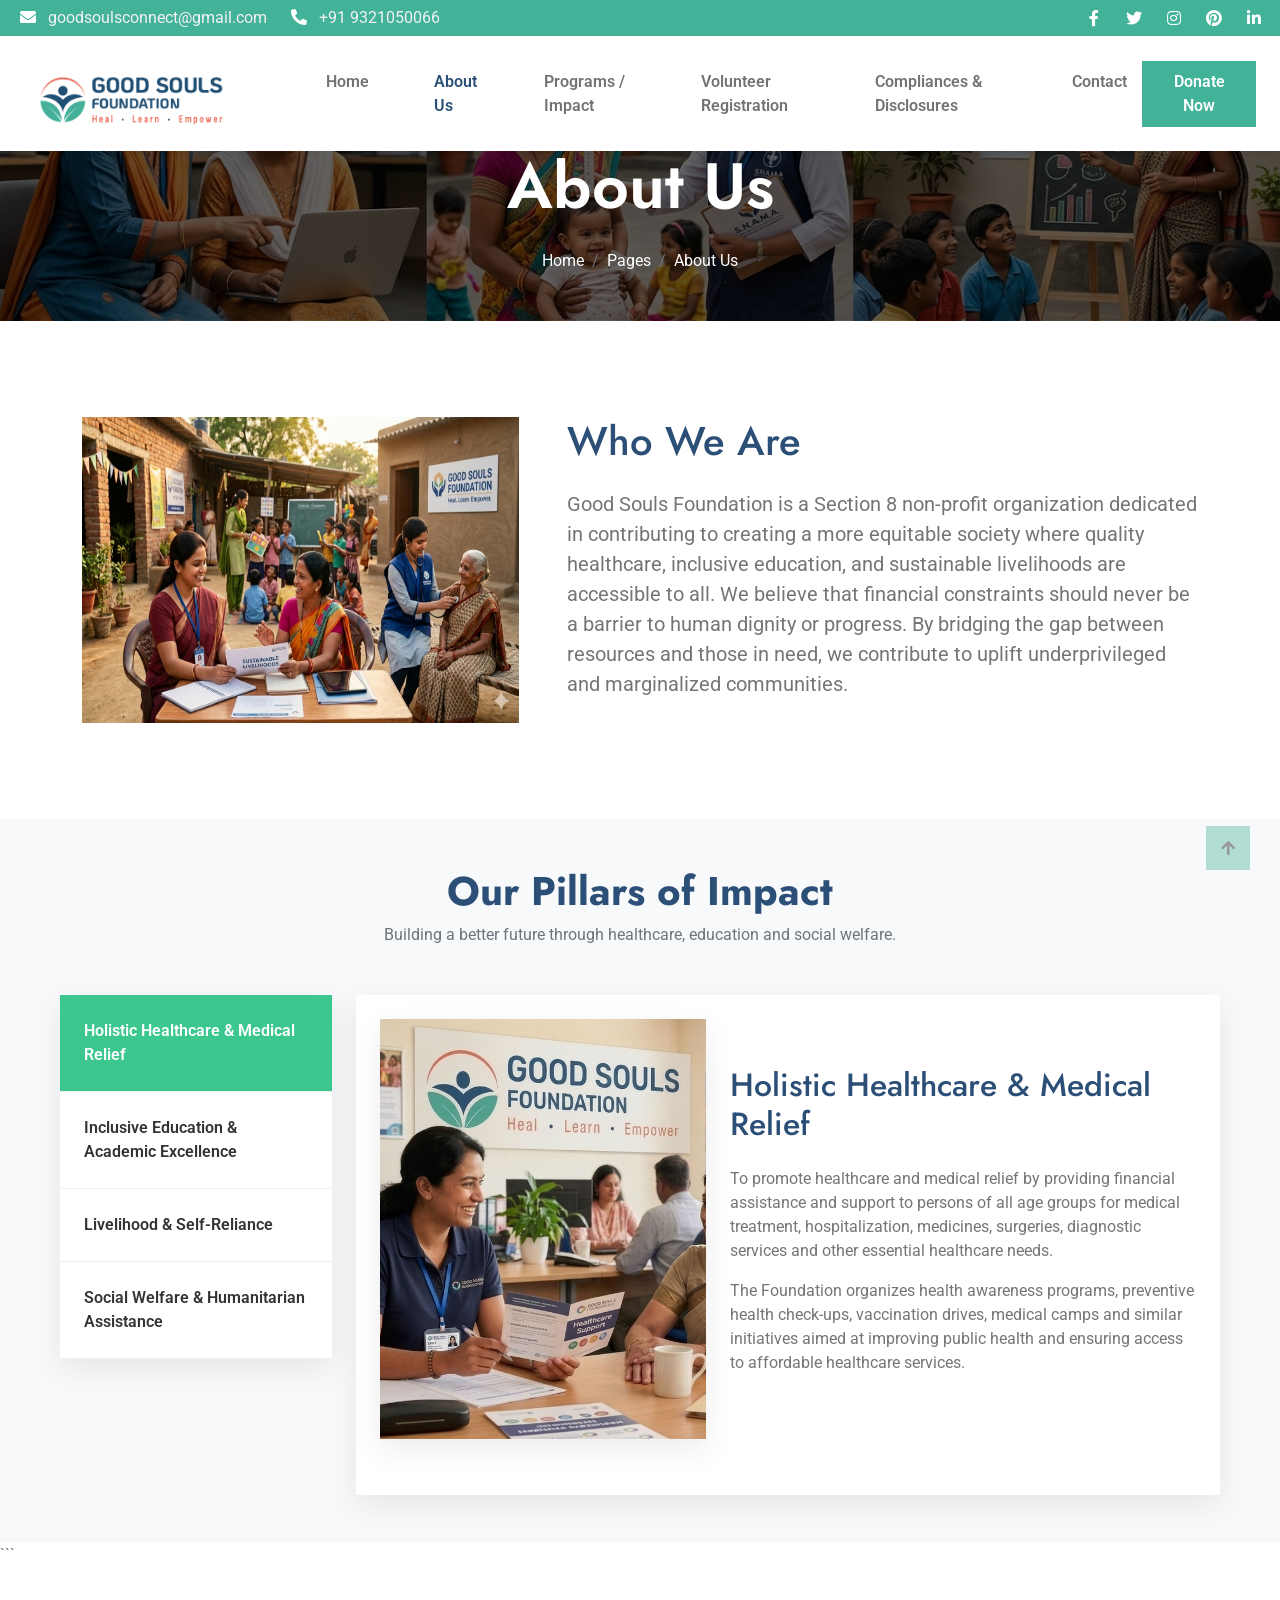
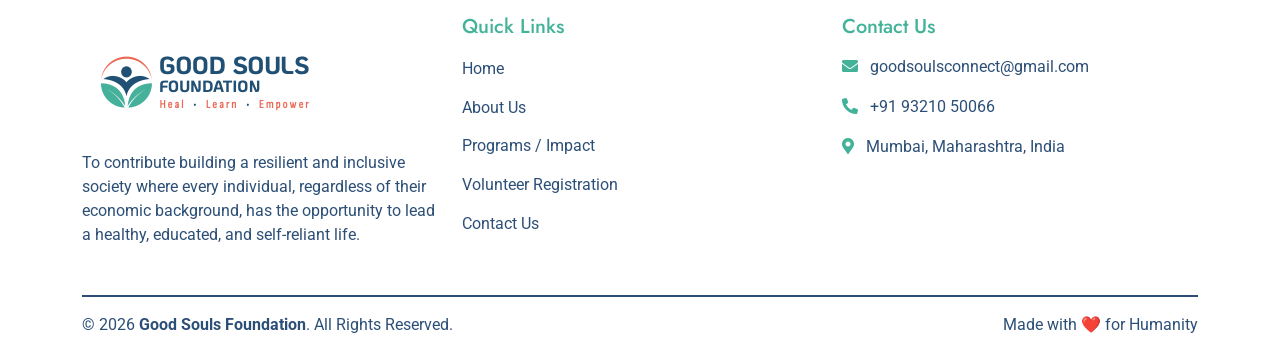
<file: about.html>
<!DOCTYPE html>
<html lang="en">

    <head>
        <meta charset="utf-8">
       <title>Good Soul</title>
        <meta content="width=device-width, initial-scale=1.0" name="viewport">
        <meta content="" name="keywords">
        <meta content="" name="description">

        <!-- Google Web Fonts -->
        <link rel="preconnect" href="https://fonts.googleapis.com">
        <link rel="preconnect" href="https://fonts.gstatic.com" crossorigin>
        <link href="https://fonts.googleapis.com/css2?family=Jost:wght@500;600&family=Roboto&display=swap" rel="stylesheet"> 

        <!-- Icon Font Stylesheet -->
        <link rel="stylesheet" href="https://use.fontawesome.com/releases/v5.15.4/css/all.css"/>
        <link href="https://cdn.jsdelivr.net/npm/bootstrap-icons@1.4.1/font/bootstrap-icons.css" rel="stylesheet">

        <!-- Libraries Stylesheet -->
        <link href="lib/owlcarousel/assets/owl.carousel.min.css" rel="stylesheet">
        <link href="lib/lightbox/css/lightbox.min.css" rel="stylesheet">


        <!-- Customized Bootstrap Stylesheet -->
        <link href="css/bootstrap.min.css" rel="stylesheet">

        <!-- Template Stylesheet -->
        <link href="css/style.css" rel="stylesheet">
    </head>

    <body>

        <!-- Spinner Start -->
        <div id="spinner" class="show w-100 vh-100 bg-white position-fixed translate-middle top-50 start-50  d-flex align-items-center justify-content-center">
            <div class="spinner-grow text-primary" role="status"></div>
        </div>
        <!-- Spinner End -->


        <!-- Navbar start -->
    <div class="container-fluid fixed-top px-0">

        <!-- Top Bar -->
        <div class="px-0" style="max-width: 100% !important;">
            <div class="topbar">
                <div class="row align-items-center justify-content-center">
                    <div class="col-md-8">
                        <div class="topbar-info d-flex flex-wrap">
                            <a href="#" class="text-light me-4">
                                <i class="fas fa-envelope text-white me-2"></i>
                                goodsoulsconnect@gmail.com
                            </a>
                            <a href="#" class="text-light">
                                <i class="fas fa-phone-alt text-white me-2"></i>
                                +91 9321050066
                            </a>
                        </div>
                    </div>

                    <div class="col-md-4">
                        <div class="topbar-icon d-flex align-items-center justify-content-end">
                            <a href="#" class="btn-square text-white me-2">
                                <i class="fab fa-facebook-f"></i>
                            </a>
                            <a href="#" class="btn-square text-white me-2">
                                <i class="fab fa-twitter"></i>
                            </a>
                             <a href="https://www.instagram.com/goodsouls_foundation?igsh=MTdiazdyNHc0bTlnMg==&utm_source=ig_contact_invite"
                                target="_blank"
                                class="btn-square text-white me-2">
                                <i class="fab fa-instagram"></i>
                            </a>
                            <a href="#" class="btn-square text-white me-2">
                                <i class="fab fa-pinterest"></i>
                            </a>
                            <a href="#" class="btn-square text-white">
                                <i class="fab fa-linkedin-in"></i>
                            </a>
                        </div>
                    </div>
                </div>
            </div>
        </div>

        <!-- Full Width Navbar -->
        <nav class="navbar navbar-expand-xl navbar-light bg-white shadow-sm px-4">
            <a href="index.html" class="navbar-brand">
                <img src="img/good_souls_logo.png"
                    alt="Good Souls Foundation"
                    style="height:105px;">
            </a>

            <button class="navbar-toggler py-2 px-3"
                    type="button"
                    data-bs-toggle="collapse"
                    data-bs-target="#navbarCollapse">
                <span class="fa fa-bars text-primary"></span>
            </button>

            <div class="collapse navbar-collapse" id="navbarCollapse">

                <div class="navbar-nav mx-auto">
                    <a href="index.html" class="nav-item nav-link">Home</a>
                     <a href="about.html" class="nav-item nav-link active">About Us</a>
                    <a href="program_impact.html" class="nav-item nav-link">
                        Programs / Impact
                    </a>
                    <a href="Volunteer_Registration.html" class="nav-item nav-link">
                        Volunteer Registration
                    </a>
                    <a href="compliance.html" class="nav-item nav-link">
                        Compliances & Disclosures
                    </a>
                    <a href="contact.html" class="nav-item nav-link">
                        Contact
                    </a>
                </div>

                <div class="d-flex align-items-center">
                    <a href="donation.html"
                    class="btn btn-primary text-white px-4 py-2">
                        Donate Now
                    </a>
                </div>

            </div>
        </nav>

    </div>
        <!-- Navbar End -->

        <!-- Header Start -->
        <div class="container-fluid bg-breadcrumb">
            <div class="container text-center py-5" style="max-width: 900px;">
                <h3 class="text-white display-3 mb-4">About Us</h1>
                <!-- <p class="fs-5 text-white mb-4">Help today because tomorrow you may be the one who needs more helping!</p> -->
                <ol class="breadcrumb justify-content-center mb-0">
                    <li class="breadcrumb-item"><a href="index.html" class="text-white">Home</a></li>
                    <li class="breadcrumb-item"><a href="#" class="text-white">Pages</a></li>
                    <li class="breadcrumb-item active text-white">About Us</li>
                </ol>    
            </div>
        </div>
        <!-- Header End -->

        <!-- About Start -->
        <div class="container-fluid about  py-5">
            <div class="container py-5">
                <div class="row g-5">
                    <div class="col-xl-5">
                        <div class="h-100">
                            <img src="img/Home_Objective/Who we Are.png" class="img-fluid w-100 h-100" alt="Image">
                        </div>
                    </div>
                    <div class="col-xl-7">
                        <!-- <h5 class="text-uppercase text-primary">About Us</h5> -->
                        <h1 class="mb-4" style="color:#2C4F77">Who We Are</h1>
                        <p class="fs-5 mb-4">Good Souls Foundation is a Section 8 non-profit organization dedicated in contributing to creating a more equitable society where quality healthcare, inclusive education, and sustainable livelihoods are accessible to all. We believe that financial constraints should never be a barrier to human dignity or progress. By bridging the gap between resources and those in need, we contribute to uplift underprivileged and marginalized communities.
                        </p>

                    </div>
                </div>
            </div>
        </div>
        <!-- About End -->
<!-- <div class="container-fluid about py-5 px-0"> 
    <div class="container-fluid px-5"> 
    <div class="row g-5"> <div class="col-12"> 
        <div class="tab-class bg-secondary p-5" style=" width:100%; min-height:500px; ">
                            <h1 class="mb-4">Our Pillars of Impact</h1>
                            <ul class="nav d-flex mb-2">
                                <li class="nav-item mb-3">
                                    <a class="d-flex py-2 text-center bg-white active" data-bs-toggle="pill" href="#tab-1">
                                        <span class="text-dark" style="width: 150px;">About</span>
                                    </a>
                                </li>
                                <li class="nav-item mb-3">
                                    <a class="d-flex py-2 mx-3 text-center bg-white" data-bs-toggle="pill" href="#tab-2">
                                        <span class="text-dark" style="width: 150px;">Mission</span>
                                    </a>
                                </li>
                                <li class="nav-item mb-3">
                                    <a class="d-flex py-2 text-center bg-white" data-bs-toggle="pill" href="#tab-3">
                                        <span class="text-dark" style="width: 150px;">Vision</span>
                                    </a>
                                </li>
                            </ul>
                            <div class="tab-content">
                                <div id="tab-1" class="tab-pane fade show p-0 active">
                                    <div class="row">
                                        <div class="col-12">
                                            <div class="d-flex">
                                                <div class="text-start my-auto">
                                                    <h5 class="text-uppercase mb-3">Lorem Ipsum 1</h5>
                                                    <p class="mb-4">Lorem Ipsum is simply dummy text of the printing and typesetting industry. Lorem Ipsum has been the industry's standard dummy text ever since the 1500s, when an unknown printer took a galley of type and scrambled it to make a type specimen book. It has
                                                    </p>
                                                    <div class="d-flex align-items-center justify-content-start">
                                                        <a class="btn-hover-bg btn btn-primary text-white py-2 px-4" href="#">Read More</a>
                                                    </div>
                                                </div>
                                            </div>
                                        </div>
                                    </div>
                                </div>
                                <div id="tab-2" class="tab-pane fade show p-0">
                                    <div class="row">
                                        <div class="col-12">
                                            <div class="d-flex">
                                                <div class="text-start my-auto">
                                                    <h5 class="text-uppercase mb-3">Lorem Ipsum 2</h5>
                                                    <p class="mb-4">Lorem Ipsum is simply dummy text of the printing and typesetting industry. Lorem Ipsum has been the industry's standard dummy text ever since the 1500s, when an unknown printer took a galley of type and scrambled it to make a type specimen book. It has
                                                    </p>
                                                    <div class="d-flex align-items-center justify-content-start">
                                                        <a class="btn-hover-bg btn btn-primary text-white py-2 px-4" href="#">Read More</a>
                                                    </div>
                                                </div>
                                            </div>
                                        </div>
                                    </div>
                                </div>
                                <div id="tab-3" class="tab-pane fade show p-0">
                                    <div class="row">
                                        <div class="col-12">
                                            <div class="d-flex">
                                                <div class="text-start my-auto">
                                                    <h5 class="text-uppercase mb-3">Lorem Ipsum 3</h5>
                                                    <p class="mb-4">Lorem Ipsum is simply dummy text of the printing and typesetting industry. Lorem Ipsum has been the industry's standard dummy text ever since the 1500s, when an unknown printer took a galley of type and scrambled it to make a type specimen book. It has
                                                    </p>
                                                    <div class="d-flex align-items-center justify-content-start">
                                                        <a class="btn-hover-bg btn btn-primary text-white py-2 px-4" href="#">Read More</a>
                                                    </div>
                                                </div>
                                            </div>
                                        </div>
                                    </div>
                                </div>
                            </div>
                        </div>
                    </div>
                </div>
            </div>
        </div> -->


<div class="container-fluid py-5" style="background:#f8f9fa;">

    <div class="container-fluid px-lg-5">

        <!-- Heading -->
        <div class="text-center mb-5">
            <h1 class="fw-bold heading-color">Our Pillars of Impact</h1>
            <p class="text-muted">
                Building a better future through healthcare, education and social welfare.
            </p>
        </div>

        <div class="row">

            <!-- LEFT SIDE TABS -->
            <div class="col-lg-3 mb-4">

                <div class="shadow rounded overflow-hidden bg-white">

                    <div class="nav flex-column nav-pills">

                        <button class="nav-link active p-4 text-start"
                                data-bs-toggle="pill"
                                data-bs-target="#tab1">
                            Holistic Healthcare & Medical Relief
                        </button>

                        <button class="nav-link p-4 text-start"
                                data-bs-toggle="pill"
                                data-bs-target="#tab2">
                            Inclusive Education & Academic Excellence
                        </button>

                        <button class="nav-link p-4 text-start"
                                data-bs-toggle="pill"
                                data-bs-target="#tab3">
                            Livelihood & Self-Reliance
                        </button>

                        <button class="nav-link p-4 text-start"
                                data-bs-toggle="pill"
                                data-bs-target="#tab4">
                            Social Welfare & Humanitarian Assistance
                        </button>

                    </div>

                </div>

            </div>

            <!-- RIGHT CONTENT -->
            <div class="col-lg-9">

                <div class="tab-content shadow bg-white rounded p-4">

                    <!-- TAB 1 -->
                    <div class="tab-pane fade show active" id="tab1">

                        <div class="row align-items-center">

                            <div class="col-lg-5 mb-4 mb-lg-0">

                                <img src="img/Home_Objective/Healthcare_Support.png"
                                     class="img-fluid rounded shadow"
                                     alt=""
                                     style=" width:100%;
                                     height:420px;
                                     object-fit:cover;
                                     ">

                            </div>

                            <div class="col-lg-7">

                                <h2 class="mb-4 heading-color">
                                    Holistic Healthcare & Medical Relief
                                </h2>

                                <p>
                                    To promote healthcare and medical relief by providing financial assistance and support to persons of all age groups for medical treatment, hospitalization, medicines, surgeries, diagnostic services and other essential healthcare needs.
                                </p>

                                <p>
                                    The Foundation organizes health awareness programs, preventive health check-ups, vaccination drives, medical camps and similar initiatives aimed at improving public health and ensuring access to affordable healthcare services.
                                </p>

                            </div>

                        </div>

                    </div>

                    <!-- TAB 2 -->
                    <div class="tab-pane fade" id="tab2">

                        <div class="row align-items-center">

                            <div class="col-lg-5 mb-4 mb-lg-0">

                                <img src="img/Home_Objective/Educational_Support.png"
                                     class="img-fluid rounded shadow"
                                     alt=""
                                     style="
                                     width:100%;
                                     height:420px;
                                     object-fit:cover;
                                     ">

                            </div>

                            <div class="col-lg-7">

                                <h2 class="mb-4 heading-color">
                                    Inclusive Education & Academic Excellence
                                </h2>

                                <p>
                                    To advance education by supporting school-going children and students, particularly those from economically weaker sections.
                                </p>

                                <p>
                                    The Foundation provides books, uniforms, stationery, scholarships, digital learning resources, tuition assistance and other educational support to ensure access to quality education.
                                </p>

                            </div>

                        </div>

                    </div>

                    <!-- TAB 3 -->
                    <div class="tab-pane fade" id="tab3">

                        <div class="row align-items-center">

                            <div class="col-lg-5 mb-4 mb-lg-0">

                                <img src="img/Home_Objective/Empowerment.png"
                                     class="img-fluid rounded shadow"
                                     alt=""
                                     style="
                                     width:100%;
                                     height:420px;
                                     object-fit:cover;
                                     ">

                            </div>

                            <div class="col-lg-7">

                                <h2 class="mb-4 heading-color">
                                    Livelihood & Self-Reliance
                                </h2>

                                <p>
                                    To promote livelihood, skill development and self-reliance by providing support, training, guidance and resources to underprivileged individuals.
                                </p>

                                <p>
                                    The Foundation conducts vocational training programs, entrepreneurship development initiatives and capacity-building workshops for sustainable economic independence.
                                </p>

                            </div>

                        </div>

                    </div>

                    <!-- TAB 4 -->
                    <div class="tab-pane fade" id="tab4">

                        <div class="row align-items-center">

                            <div class="col-lg-5 mb-4 mb-lg-0">

                                <img src="img/Home_Objective/Social_Welfare.png"
                                     class="img-fluid rounded shadow"
                                     alt=""
                                     style="
                                     width:100%;
                                     height:420px;
                                     object-fit:cover;
                                     ">

                            </div>

                            <div class="col-lg-7">

                                <h2 class="mb-4 heading-color">
                                    Social Welfare & Humanitarian Assistance
                                </h2>

                                <p>
                                    To undertake charitable activities for the welfare, relief and upliftment of underprivileged, marginalized and economically weaker communities.
                                </p>

                                <p>
                                    The Foundation supports healthcare, education, livelihood development, social welfare, community development and humanitarian assistance programs.
                                </p>

                            </div>

                        </div>

                    </div>

                </div>

            </div>

        </div>

    </div>

</div>
```



        <!-- Volunteers Start -->
        <!-- <div class="container-fluid volunteer py-5">
            <div class="container py-5">
                <div class="row g-5">
                    <div class="col-lg-5">
                        <div class="row g-4">
                            <div class="col-lg-6">
                                <div class="volunteer-img">
                                    <img src="img/volunteers-1.jpg" class="img-fluid w-100" alt="Image">
                                    <div class="volunteer-title">
                                        <h5 class="mb-2 text-white">Michel Brown</h5>
                                        <p class="mb-0 text-white">Communicator</p>
                                    </div>
                                </div>
                            </div>
                            <div class="col-lg-6">
                                <div class="volunteer-img">
                                    <img src="img/volunteers-3.jpg" class="img-fluid w-100" alt="Image">
                                    <div class="volunteer-title">
                                        <h5 class="mb-2 text-white">Michel Brown</h5>
                                        <p class="mb-0 text-white">Communicator</p>
                                    </div>
                                </div>
                            </div>
                            <div class="col-lg-6">
                                <div class="volunteer-img">
                                    <img src="img/volunteers-2.jpg" class="img-fluid w-100" alt="Image">
                                    <div class="volunteer-title">
                                        <h5 class="mb-2 text-white">Michel Brown</h5>
                                        <p class="mb-0 text-white">Communicator</p>
                                    </div>
                                </div>
                            </div>
                            <div class="col-lg-6">
                                <div class="volunteer-img">
                                    <img src="img/volunteers-4.jpg" class="img-fluid w-100" alt="Image">
                                    <div class="volunteer-title">
                                        <h5 class="mb-2 text-white">Michel Brown</h5>
                                        <p class="mb-0 text-white">Communicator</p>
                                    </div>
                                </div>
                            </div>
                        </div>
                    </div>
                    <div class="col-lg-7">
                        <h5 class="text-uppercase text-primary">Become a Volunteer?</h5>
                        <h1 class="mb-4">Join your hand with us for a better life and beautiful future.</h1>
                        <p class="mb-4">Lorem ipsum dolor sit amet consectur adip sed eiusmod amet consectur adip sed eiusmod tempor amet consectur adip sed eiusmod amet consectur adip sed eiusmod tempor amet consectur adip sed eiusmod amet consectur adip sed eiusmod tempor.
                        </p>
                        <p class="text-dark"><i class=" fa fa-check text-primary me-2"></i> We are friendly to each other.</p>
                        <p class="text-dark"><i class=" fa fa-check text-primary me-2"></i> If you join with us,We will give you free training.</p>
                        <p class="text-dark"><i class=" fa fa-check text-primary me-2"></i> Its an opportunity to help poor Environments.</p>
                        <p class="text-dark"><i class=" fa fa-check text-primary me-2"></i> No goal requirements.</p>
                        <p class="text-dark mb-5"><i class=" fa fa-check text-primary me-2"></i> Joining is tottaly free. We dont need any money from you.</p>
                        <a class="btn-hover-bg btn btn-primary text-white py-2 px-4" href="#">Join With Us</a>
                    </div>
                </div>
            </div>
        </div> -->
        <!-- Volunteers End -->



        

        <!-- Copyright Start -->
<div class="container-fluid bg-dark text-white pt-5 pb-3">
    <div class="container">
        <div class="row">

            <!-- Logo & About -->
            <div class="col-lg-4 col-md-6 mb-4">
                <a href="#">
                    <img src="img/good_souls_logo.png" alt="">
                </a>
                <p class="mt-3 mb-0" style="color:#2c4f77;">
                    To contribute building a resilient and inclusive society where every individual, regardless of their economic background, has the opportunity to lead a healthy, educated, and self-reliant life.
                </p>
            </div>

            <!-- Quick Links -->
            <div class="col-lg-4 col-md-6 mb-4">
                <h5 class="text-success mb-3">Quick Links</h5>
                <ul class="list-unstyled">
                    <li><a href="index.html" class="footer-link">Home</a></li>
                    <li><a href="about.html" class="footer-link">About Us</a></li>
                    <li><a href="program_impact.html" class="footer-link">Programs / Impact</a></li>
                    <li><a href="Volunteer_Registration.html" class="footer-link">Volunteer Registration</a></li>
                    <li><a href="contact.html" class="footer-link">Contact Us</a></li>
                </ul>
            </div>

            <!-- Contact -->
            <div class="col-lg-4 col-md-12 mb-4">
                <h5 class="text-success mb-3">Contact Us</h5>

                <p style="color:#2c4f77">
                    <i class="fas fa-envelope text-success me-2"></i>
                    goodsoulsconnect@gmail.com
                </p>

                <p style="color:#2c4f77">
                    <i class="fas fa-phone-alt text-success me-2"></i>
                    +91 93210 50066
                </p>

                <p style="color:#2c4f77">
                    <i class="fas fa-map-marker-alt text-success me-2"></i>
                    Mumbai, Maharashtra, India
                </p>
            </div>

        </div>

        <hr style="border:0; border-top:2px solid #2c4f77; opacity:1;">

        <div class="row">
            <div class="col-md-6 text-center text-md-start" style="color:#2c4f77">
                © 2026 <strong>Good Souls Foundation</strong>. All Rights Reserved.
            </div>

            <div class="col-md-6 text-center text-md-end" style="color:#2c4f77">
                Made with ❤️ for Humanity
            </div>
        </div>

    </div>
</div>
        <!-- Copyright End -->


        <!-- Back to Top -->
        <a href="#" class="btn btn-primary btn-primary-outline-0 btn-md-square back-to-top"><i class="fa fa-arrow-up"></i></a>   

        
        <!-- JavaScript Libraries -->
        <script src="https://ajax.googleapis.com/ajax/libs/jquery/3.6.4/jquery.min.js"></script>
        <script src="https://cdn.jsdelivr.net/npm/bootstrap@5.0.0/dist/js/bootstrap.bundle.min.js"></script>
        <script src="lib/easing/easing.min.js"></script>
        <script src="lib/waypoints/waypoints.min.js"></script>
        <script src="lib/counterup/counterup.min.js"></script>
        <script src="lib/owlcarousel/owl.carousel.min.js"></script>
        <script src="lib/lightbox/js/lightbox.min.js"></script>
        

        <!-- Template Javascript -->
        <script src="js/main.js"></script>

    </body>

</html>
</file>
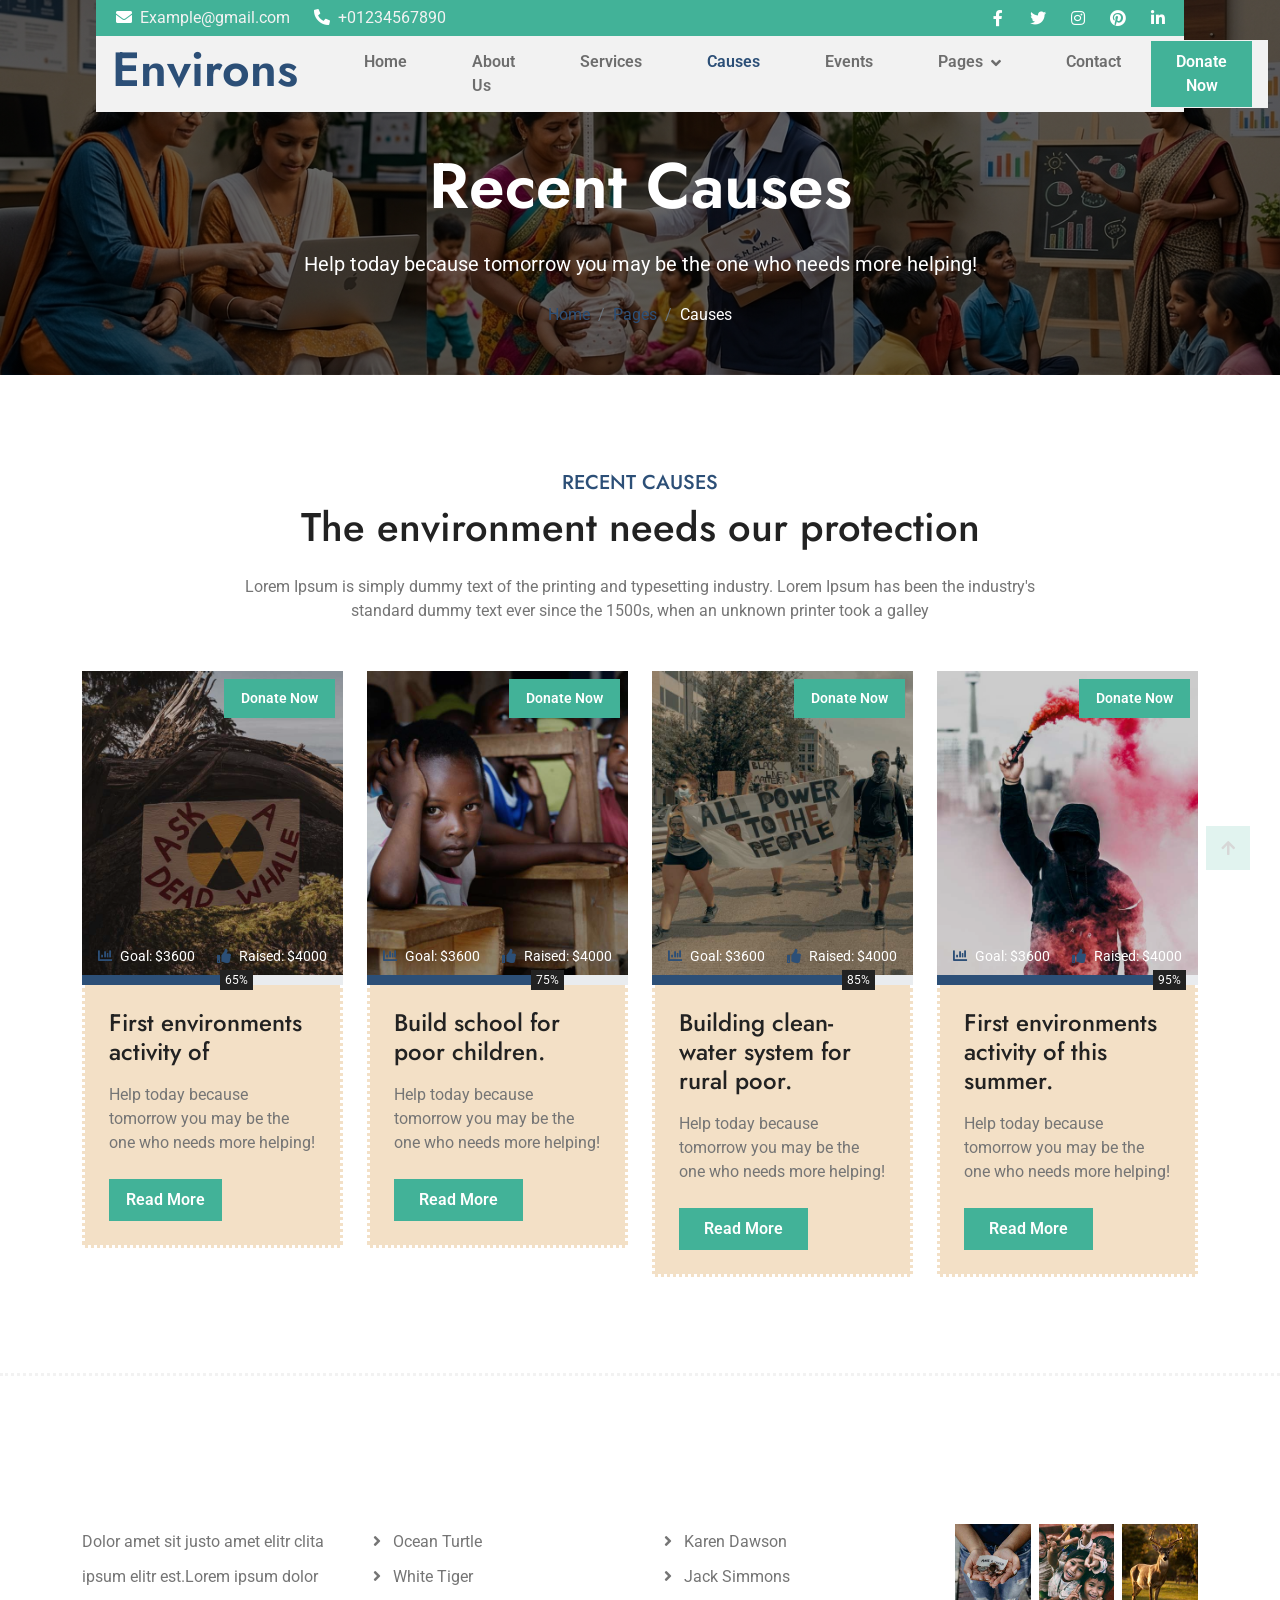
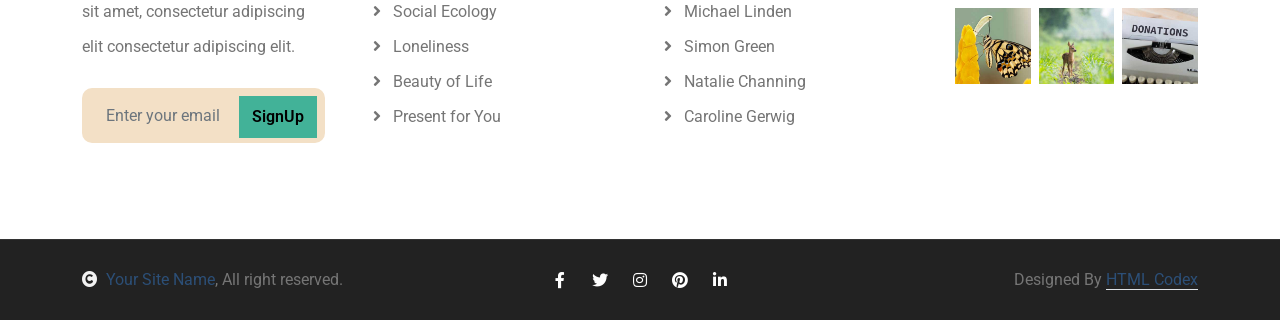
<file: causes.html>
<!DOCTYPE html>
<html lang="en">

    <head>
        <meta charset="utf-8">
        <title>Environs - Environmental & Nature Website Template</title>
        <meta content="width=device-width, initial-scale=1.0" name="viewport">
        <meta content="" name="keywords">
        <meta content="" name="description">

        <!-- Google Web Fonts -->
        <link rel="preconnect" href="https://fonts.googleapis.com">
        <link rel="preconnect" href="https://fonts.gstatic.com" crossorigin>
        <link href="https://fonts.googleapis.com/css2?family=Jost:wght@500;600&family=Roboto&display=swap" rel="stylesheet"> 

        <!-- Icon Font Stylesheet -->
        <link rel="stylesheet" href="https://use.fontawesome.com/releases/v5.15.4/css/all.css"/>
        <link href="https://cdn.jsdelivr.net/npm/bootstrap-icons@1.4.1/font/bootstrap-icons.css" rel="stylesheet">

        <!-- Libraries Stylesheet -->
        <link href="lib/owlcarousel/assets/owl.carousel.min.css" rel="stylesheet">
        <link href="lib/lightbox/css/lightbox.min.css" rel="stylesheet">


        <!-- Customized Bootstrap Stylesheet -->
        <link href="css/bootstrap.min.css" rel="stylesheet">

        <!-- Template Stylesheet -->
        <link href="css/style.css" rel="stylesheet">
    </head>

    <body>

        <!-- Spinner Start -->
        <div id="spinner" class="show w-100 vh-100 bg-white position-fixed translate-middle top-50 start-50  d-flex align-items-center justify-content-center">
            <div class="spinner-grow text-primary" role="status"></div>
        </div>
        <!-- Spinner End -->


        <!-- Navbar start -->
        <div class="container-fluid fixed-top px-0">
            <div class="container px-0">
                <div class="topbar">
                    <div class="row align-items-center justify-content-center">
                        <div class="col-md-8">
                            <div class="topbar-info d-flex flex-wrap">
                                <a href="#" class="text-light me-4"><i class="fas fa-envelope text-white me-2"></i>Example@gmail.com</a>
                                <a href="#" class="text-light"><i class="fas fa-phone-alt text-white me-2"></i>+01234567890</a>
                            </div>
                        </div>
                        <div class="col-md-4">
                            <div class="topbar-icon d-flex align-items-center justify-content-end">
                                <a href="#" class="btn-square text-white me-2"><i class="fab fa-facebook-f"></i></a>
                                <a href="#" class="btn-square text-white me-2"><i class="fab fa-twitter"></i></a>
                                <a href="#" class="btn-square text-white me-2"><i class="fab fa-instagram"></i></a>
                                <a href="#" class="btn-square text-white me-2"><i class="fab fa-pinterest"></i></a>
                                <a href="#" class="btn-square text-white me-0"><i class="fab fa-linkedin-in"></i></a>
                            </div>
                        </div>
                    </div>
                </div>
                <nav class="navbar navbar-light bg-light navbar-expand-xl">
                    <a href="index.html" class="navbar-brand ms-3">
                        <h1 class="text-primary display-5">Environs</h1>
                    </a>
                    <button class="navbar-toggler py-2 px-3 me-3" type="button" data-bs-toggle="collapse" data-bs-target="#navbarCollapse">
                        <span class="fa fa-bars text-primary"></span>
                    </button>
                    <div class="collapse navbar-collapse bg-light" id="navbarCollapse">
                        <div class="navbar-nav ms-auto">
                            <a href="index.html" class="nav-item nav-link">Home</a>
                             <a href="about.html" class="nav-item nav-link">About Us</a>
                            <a href="service.html" class="nav-item nav-link">Services</a>
                            <a href="causes.html" class="nav-item nav-link active">Causes</a>
                            <a href="events.html" class="nav-item nav-link">Events</a>
                            <div class="nav-item dropdown">
                                <a href="#" class="nav-link dropdown-toggle" data-bs-toggle="dropdown">Pages</a>
                                <div class="dropdown-menu m-0 bg-secondary rounded-0">
                                    <a href="blog.html" class="dropdown-item">Blog</a>
                                    <a href="gallery.html" class="dropdown-item">Gallery</a>
                                    <a href="volunteer.html" class="dropdown-item">Volunteers</a>
                                    <a href="donation.html" class="dropdown-item">Donation</a>
                                    <a href="404.html" class="dropdown-item">404 Error</a>
                                </div>
                            </div>
                            <a href="contact.html" class="nav-item nav-link">Contact</a>
                        </div>
                        <div class="d-flex align-items-center flex-nowrap pt-xl-0" style="margin-left: 15px;">
                            <a href="" class="btn-hover-bg btn btn-primary text-white py-2 px-4 me-3">Donate Now</a>
                        </div>
                    </div>
                </nav>
            </div>
        </div>
        <!-- Navbar End -->

        <!-- Header Start -->
        <div class="container-fluid bg-breadcrumb">
            <div class="container text-center py-5" style="max-width: 900px;">
                <h3 class="text-white display-3 mb-4">Recent Causes</h1>
                <p class="fs-5 text-white mb-4">Help today because tomorrow you may be the one who needs more helping!</p>
                <ol class="breadcrumb justify-content-center mb-0">
                    <li class="breadcrumb-item"><a href="index.html">Home</a></li>
                    <li class="breadcrumb-item"><a href="#">Pages</a></li>
                    <li class="breadcrumb-item active text-white">Causes</li>
                </ol>    
            </div>
        </div>
        <!-- Header End -->

        <!-- Causes Start -->
        <div class="container-fluid causes py-5">
            <div class="container py-5">
                <div class="text-center mx-auto pb-5" style="max-width: 800px;">
                    <h5 class="text-uppercase text-primary">Recent Causes</h5>
                    <h1 class="mb-4">The environment needs our protection</h1>
                    <p class="mb-0">Lorem Ipsum is simply dummy text of the printing and typesetting industry. Lorem Ipsum has been the industry's standard dummy text ever since the 1500s, when an unknown printer took a galley
                    </p>
                </div>
                <div class="row g-4">
                    <div class="col-lg-6 col-xl-3">
                        <div class="causes-item">
                            <div class="causes-img">
                                <img src="img/causes-4.jpg" class="img-fluid w-100" alt="Image">
                                <div class="causes-link pb-2 px-3">
                                    <small class="text-white"><i class="fas fa-chart-bar text-primary me-2"></i>Goal: $3600</small>
                                    <small class="text-white"><i class="fa fa-thumbs-up text-primary me-2"></i>Raised: $4000</small>
                                </div>
                                <div class="causes-dination p-2">
                                    <a class="btn-hover-bg btn btn-primary text-white py-2 px-3" href="#">Donate Now</a>
                                </div>
                            </div>
                            <div class="progress">
                                <div class="progress-bar" role="progressbar" aria-valuenow="65" aria-valuemin="0" aria-valuemax="100">
                                    <span>65%</span>
                                </div>
                            </div>
                            <div class="causes-content p-4">
                                <h4 class="mb-3">First environments activity of</h4>
                                <p class="mb-4">Help today because tomorrow you may be the one who needs more helping!</p>
                                <a class="btn-hover-bg btn btn-primary text-white py-2 px-3" href="#">Read More</a>
                            </div>
                        </div>
                    </div>
                    <div class="col-lg-6 col-xl-3">
                        <div class="causes-item">
                            <div class="causes-img">
                                <img src="img/causes-2.jpg" class="img-fluid w-100" alt="Image">
                                <div class="causes-link pb-2 px-3">
                                    <small class="text-white"><i class="fas fa-chart-bar text-primary me-2"></i>Goal: $3600</small>
                                    <small class="text-white"><i class="fa fa-thumbs-up text-primary me-2"></i>Raised: $4000</small>
                                </div>
                                <div class="causes-dination p-2">
                                    <a class="btn-hover-bg btn btn-primary text-white py-2 px-3" href="#">Donate Now</a>
                                </div>
                            </div>
                            <div class="progress">
                                <div class="progress-bar" role="progressbar" aria-valuenow="75" aria-valuemin="0" aria-valuemax="100">
                                    <span>75%</span>
                                </div>
                            </div>
                            <div class="causes-content p-4">
                                <h4 class="mb-3">Build school for poor children.</h4>
                                <p class="mb-4">Help today because tomorrow you may be the one who needs more helping!</p>
                                <a class="btn-hover-bg btn btn-primary text-white py-2 px-4" href="#">Read More</a>
                            </div>
                        </div>
                    </div>
                    <div class="col-lg-6 col-xl-3">
                        <div class="causes-item">
                            <div class="causes-img">
                                <img src="img/causes-3.jpg" class="img-fluid w-100" alt="Image">
                                <div class="causes-link pb-2 px-3">
                                    <small class="text-white"><i class="fas fa-chart-bar text-primary me-2"></i>Goal: $3600</small>
                                    <small class="text-white"><i class="fa fa-thumbs-up text-primary me-2"></i>Raised: $4000</small>
                                </div>
                                <div class="causes-dination p-2">
                                    <a class="btn-hover-bg btn btn-primary text-white py-2 px-3" href="#">Donate Now</a>
                                </div>
                            </div>
                            <div class="progress">
                                <div class="progress-bar" role="progressbar" aria-valuenow="85" aria-valuemin="0" aria-valuemax="100">
                                    <span>85%</span>
                                </div>
                            </div>
                            <div class="causes-content p-4">
                                <h4 class="mb-3">Building clean-water system for rural poor.</h4>
                                <p class="mb-4">Help today because tomorrow you may be the one who needs more helping!</p>
                                <a class="btn-hover-bg btn btn-primary text-white py-2 px-4" href="#">Read More</a>
                            </div>
                        </div>
                    </div>
                    <div class="col-lg-6 col-xl-3">
                        <div class="causes-item">
                            <div class="causes-img">
                                <img src="img/causes-1.jpg" class="img-fluid w-100" alt="Image">
                                <div class="causes-link pb-2 px-3">
                                    <small class="text-white"><i class="fas fa-chart-bar text-primary me-2"></i>Goal: $3600</small>
                                    <small class="text-white"><i class="fa fa-thumbs-up text-primary me-2"></i>Raised: $4000</small>
                                </div>
                                <div class="causes-dination p-2">
                                    <a class="btn-hover-bg btn btn-primary text-white py-2 px-3" href="#">Donate Now</a>
                                </div>
                            </div>
                            <div class="progress">
                                <div class="progress-bar" role="progressbar" aria-valuenow="95" aria-valuemin="0" aria-valuemax="100">
                                    <span>95%</span>
                                </div>
                            </div>
                            <div class="causes-content p-4">
                                <h4 class="mb-3">First environments activity of this summer.</h4>
                                <p class="mb-4">Help today because tomorrow you may be the one who needs more helping!</p>
                                <a class="btn-hover-bg btn btn-primary text-white py-2 px-4" href="#">Read More</a>
                            </div>
                        </div>
                    </div>
                </div>
            </div>
        </div>
        <!-- Causes End -->


        <!-- Footer Start -->
        <div class="container-fluid footer bg-dark text-body py-5">
            <div class="container py-5">
                <div class="row g-5">
                    <div class="col-md-6 col-lg-6 col-xl-3">
                        <div class="footer-item">
                            <h4 class="mb-4 text-white">Newsletter</h4>
                            <p class="mb-4">Dolor amet sit justo amet elitr clita ipsum elitr est.Lorem ipsum dolor sit amet, consectetur adipiscing elit consectetur adipiscing elit.</p>
                            <div class="position-relative mx-auto">
                                <input class="form-control border-0 bg-secondary w-100 py-3 ps-4 pe-5" type="text" placeholder="Enter your email">
                                <button type="button" class="btn-hover-bg btn btn-primary position-absolute top-0 end-0 py-2 mt-2 me-2">SignUp</button>
                            </div>
                        </div>
                    </div>
                    <div class="col-md-6 col-lg-6 col-xl-3">
                        <div class="footer-item d-flex flex-column">
                            <h4 class="mb-4 text-white">Our Services</h4>
                            <a href=""><i class="fas fa-angle-right me-2"></i> Ocean Turtle</a>
                            <a href=""><i class="fas fa-angle-right me-2"></i> White Tiger</a>
                            <a href=""><i class="fas fa-angle-right me-2"></i> Social Ecology</a>
                            <a href=""><i class="fas fa-angle-right me-2"></i> Loneliness</a>
                            <a href=""><i class="fas fa-angle-right me-2"></i> Beauty of Life</a>
                            <a href=""><i class="fas fa-angle-right me-2"></i> Present for You</a>
                        </div>
                    </div>
                    <div class="col-md-6 col-lg-6 col-xl-3">
                        <div class="footer-item d-flex flex-column">
                            <h4 class="mb-4 text-white">Volunteer</h4>
                            <a href=""><i class="fas fa-angle-right me-2"></i> Karen Dawson</a>
                            <a href=""><i class="fas fa-angle-right me-2"></i> Jack Simmons</a>
                            <a href=""><i class="fas fa-angle-right me-2"></i> Michael Linden</a>
                            <a href=""><i class="fas fa-angle-right me-2"></i> Simon Green</a>
                            <a href=""><i class="fas fa-angle-right me-2"></i> Natalie Channing</a>
                            <a href=""><i class="fas fa-angle-right me-2"></i> Caroline Gerwig</a>
                        </div>
                    </div>
                    <div class="col-md-6 col-lg-6 col-xl-3">
                        <div class="footer-item">
                            <h4 class="mb-4 text-white">Our Gallery</h4>
                            <div class="row g-2">
                                <div class="col-4">
                                    <div class="footer-gallery">
                                        <img src="img/gallery-footer-1.jpg" class="img-fluid w-100" alt="">
                                        <div class="footer-search-icon">
                                            <a href="img/gallery-footer-1.jpg" data-lightbox="footerGallery-1" class="my-auto"><i class="fas fa-search-plus text-white"></i></a>
                                        </div>
                                    </div>
                               </div>
                               <div class="col-4">
                                    <div class="footer-gallery">
                                        <img src="img/gallery-footer-2.jpg" class="img-fluid w-100" alt="">
                                        <div class="footer-search-icon">
                                            <a href="img/gallery-footer-2.jpg" data-lightbox="footerGallery-2" class="my-auto"><i class="fas fa-search-plus text-white"></i></a>
                                        </div>
                                    </div>
                               </div>
                                <div class="col-4">
                                    <div class="footer-gallery">
                                        <img src="img/gallery-footer-3.jpg" class="img-fluid w-100" alt="">
                                        <div class="footer-search-icon">
                                            <a href="img/gallery-footer-3.jpg" data-lightbox="footerGallery-3" class="my-auto"><i class="fas fa-search-plus text-white"></i></a>
                                        </div>
                                    </div>
                               </div>
                                <div class="col-4">
                                    <div class="footer-gallery">
                                        <img src="img/gallery-footer-4.jpg" class="img-fluid w-100" alt="">
                                        <div class="footer-search-icon">
                                            <a href="img/gallery-footer-4.jpg" data-lightbox="footerGallery-4" class="my-auto"><i class="fas fa-search-plus text-white"></i></a>
                                        </div>
                                    </div>
                               </div>
                                <div class="col-4">
                                    <div class="footer-gallery">
                                        <img src="img/gallery-footer-5.jpg" class="img-fluid w-100" alt="">
                                        <div class="footer-search-icon">
                                            <a href="img/gallery-footer-5.jpg" data-lightbox="footerGallery-5" class="my-auto"><i class="fas fa-search-plus text-white"></i></a>
                                        </div>
                                    </div>
                               </div>
                               <div class="col-4">
									<div class="footer-gallery">
										<img src="img/gallery-footer-6.jpg" class="img-fluid w-100" alt="">
                                        <div class="footer-search-icon">
                                            <a href="img/gallery-footer-6.jpg" data-lightbox="footerGallery-6" class="my-auto"><i class="fas fa-search-plus text-white"></i></a>
                                        </div>
									</div>
								</div>
                            </div>
                        </div>
                    </div>
                </div>
            </div>
        </div>
        <!-- Footer End -->


        <!-- Copyright Start -->
        <div class="container-fluid copyright py-4">
            <div class="container">
                <div class="row g-4 align-items-center">
                    <div class="col-md-4 text-center text-md-start mb-md-0">
                        <span class="text-body"><a href="#"><i class="fas fa-copyright text-light me-2"></i>Your Site Name</a>, All right reserved.</span>
                    </div>
                    <div class="col-md-4 text-center">
                        <div class="d-flex align-items-center justify-content-center">
                            <a href="#" class="btn-hover-color btn-square text-white me-2"><i class="fab fa-facebook-f"></i></a>
                            <a href="#" class="btn-hover-color btn-square text-white me-2"><i class="fab fa-twitter"></i></a>
                            <a href="#" class="btn-hover-color btn-square text-white me-2"><i class="fab fa-instagram"></i></a>
                            <a href="#" class="btn-hover-color btn-square text-white me-2"><i class="fab fa-pinterest"></i></a>
                            <a href="#" class="btn-hover-color btn-square text-white me-0"><i class="fab fa-linkedin-in"></i></a>
                        </div>
                    </div>
                    <div class="col-md-4 text-center text-md-end text-body">
                        <!--/*** This template is free as long as you keep the below author’s credit link/attribution link/backlink. ***/-->
                        <!--/*** If you'd like to use the template without the below author’s credit link/attribution link/backlink, ***/-->
                        <!--/*** you can purchase the Credit Removal License from "https://htmlcodex.com/credit-removal". ***/-->
                        Designed By <a class="border-bottom" href="https://htmlcodex.com">HTML Codex</a>
                    </div>
                </div>
            </div>
        </div>
        <!-- Copyright End -->


        <!-- Back to Top -->
        <a href="#" class="btn btn-primary btn-primary-outline-0 btn-md-square back-to-top"><i class="fa fa-arrow-up"></i></a>   

        
        <!-- JavaScript Libraries -->
        <script src="https://ajax.googleapis.com/ajax/libs/jquery/3.6.4/jquery.min.js"></script>
        <script src="https://cdn.jsdelivr.net/npm/bootstrap@5.0.0/dist/js/bootstrap.bundle.min.js"></script>
        <script src="lib/easing/easing.min.js"></script>
        <script src="lib/waypoints/waypoints.min.js"></script>
        <script src="lib/counterup/counterup.min.js"></script>
        <script src="lib/owlcarousel/owl.carousel.min.js"></script>
        <script src="lib/lightbox/js/lightbox.min.js"></script>
        

        <!-- Template Javascript -->
        <script src="js/main.js"></script>

    </body>

</html>
</file>
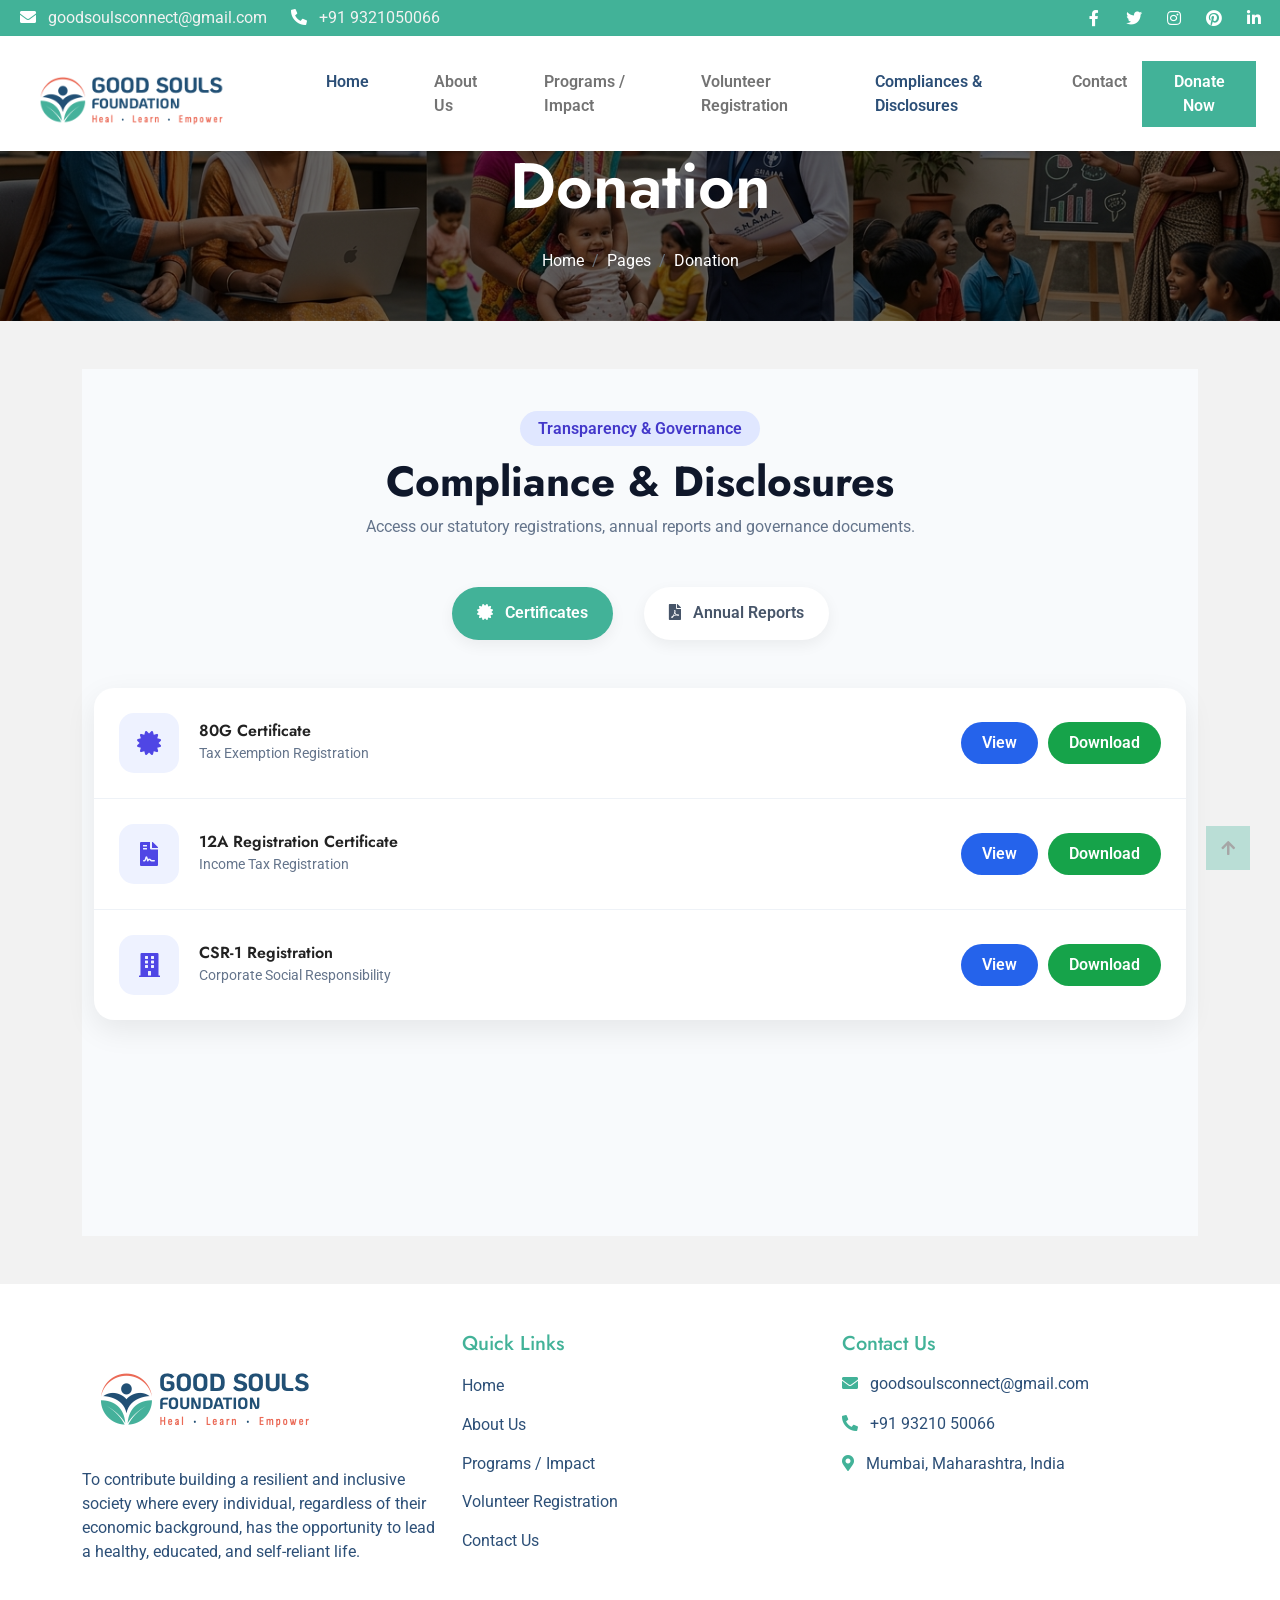
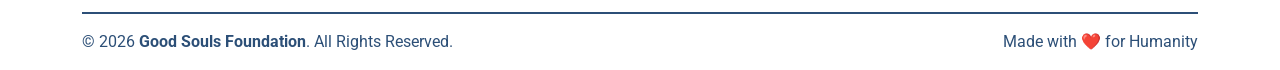
<file: compliance.html>
<!DOCTYPE html>
<html lang="en">

    <head>
        <meta charset="utf-8">
       <title>Good Soul</title>
        <meta content="width=device-width, initial-scale=1.0" name="viewport">
        <meta content="" name="keywords">
        <meta content="" name="description">

        <!-- Google Web Fonts -->
        <link rel="preconnect" href="https://fonts.googleapis.com">
        <link rel="preconnect" href="https://fonts.gstatic.com" crossorigin>
        <link href="https://fonts.googleapis.com/css2?family=Jost:wght@500;600&family=Roboto&display=swap" rel="stylesheet"> 

        <!-- Icon Font Stylesheet -->
        <link rel="stylesheet" href="https://use.fontawesome.com/releases/v5.15.4/css/all.css"/>
        <link href="https://cdn.jsdelivr.net/npm/bootstrap-icons@1.4.1/font/bootstrap-icons.css" rel="stylesheet">

        <!-- Libraries Stylesheet -->
        <link href="lib/owlcarousel/assets/owl.carousel.min.css" rel="stylesheet">
        <link href="lib/lightbox/css/lightbox.min.css" rel="stylesheet">


        <!-- Customized Bootstrap Stylesheet -->
        <link href="css/bootstrap.min.css" rel="stylesheet">

        <!-- Template Stylesheet -->
        <link href="css/style.css" rel="stylesheet">
    </head>

    <body>

        <!-- Spinner Start -->
        <div id="spinner" class="show w-100 vh-100 bg-white position-fixed translate-middle top-50 start-50  d-flex align-items-center justify-content-center">
            <div class="spinner-grow text-primary" role="status"></div>
        </div>
        <!-- Spinner End -->


        <!-- Navbar start -->
    <div class="container-fluid fixed-top px-0">

        <!-- Top Bar -->
        <div class="px-0" style="max-width: 100% !important;">
            <div class="topbar">
                <div class="row align-items-center justify-content-center">
                    <div class="col-md-8">
                        <div class="topbar-info d-flex flex-wrap">
                            <a href="#" class="text-light me-4">
                                <i class="fas fa-envelope text-white me-2"></i>
                                goodsoulsconnect@gmail.com
                            </a>
                            <a href="#" class="text-light">
                                <i class="fas fa-phone-alt text-white me-2"></i>
                                +91 9321050066
                            </a>
                        </div>
                    </div>

                    <div class="col-md-4">
                        <div class="topbar-icon d-flex align-items-center justify-content-end">
                            <a href="#" class="btn-square text-white me-2">
                                <i class="fab fa-facebook-f"></i>
                            </a>
                            <a href="#" class="btn-square text-white me-2">
                                <i class="fab fa-twitter"></i>
                            </a>
                            <a href="https://www.instagram.com/goodsouls_foundation?igsh=MTdiazdyNHc0bTlnMg==&utm_source=ig_contact_invite"
                                target="_blank"
                                class="btn-square text-white me-2">
                                <i class="fab fa-instagram"></i>
                            </a>
                            <a href="#" class="btn-square text-white me-2">
                                <i class="fab fa-pinterest"></i>
                            </a>
                            <a href="#" class="btn-square text-white">
                                <i class="fab fa-linkedin-in"></i>
                            </a>
                        </div>
                    </div>
                </div>
            </div>
        </div>

        <!-- Full Width Navbar -->
        <nav class="navbar navbar-expand-xl navbar-light bg-white shadow-sm px-4">
            <a href="index.html" class="navbar-brand">
                <img src="img/good_souls_logo.png"
                    alt="Good Souls Foundation"
                    style="height:105px;">
            </a>

            <button class="navbar-toggler py-2 px-3"
                    type="button"
                    data-bs-toggle="collapse"
                    data-bs-target="#navbarCollapse">
                <span class="fa fa-bars text-primary"></span>
            </button>

            <div class="collapse navbar-collapse" id="navbarCollapse">

                <div class="navbar-nav mx-auto">
                    <a href="index.html" class="nav-item nav-link active">Home</a>
                     <a href="about.html" class="nav-item nav-link">About Us</a>
                    <a href="program_impact.html" class="nav-item nav-link">
                        Programs / Impact
                    </a>
                    <a href="Volunteer_Registration.html" class="nav-item nav-link">
                        Volunteer Registration
                    </a>
                    <a href="compliance.html" class="nav-item nav-link active">
                        Compliances & Disclosures
                    </a>
                    <a href="contact.html" class="nav-item nav-link">
                        Contact
                    </a>
                </div>

                <div class="d-flex align-items-center">
                    <a href="donation.html"
                    class="btn btn-primary text-white px-4 py-2">
                        Donate Now
                    </a>
                </div>

            </div>
        </nav>

    </div>
        <!-- Navbar End -->

        <!-- Header Start -->
        <div class="container-fluid bg-breadcrumb">
            <div class="container text-center py-5" style="max-width: 900px;">
                <h3 class="text-white display-3 mb-4">Donation</h1>
                <!-- <p class="fs-5 text-white mb-4">Help today because tomorrow you may be the one who needs more helping!</p> -->
                <ol class="breadcrumb justify-content-center mb-0">
                    <li class="breadcrumb-item"><a href="index.html" class="text-white">Home</a></li>
                    <li class="breadcrumb-item"><a href="#" class="text-white">Pages</a></li>
                    <li class="breadcrumb-item active text-white">Donation</li>
                </ol>    
            </div>
        </div>

        <!-- Donation Start -->
<div class="container-fluid py-5 bg-light">

    <div class="container">

        <section class="compliance-section py-5">

    <div class="container">

        <!-- Heading -->

        <div class="text-center mb-5">

            <span class="badge-title">
                Transparency & Governance
            </span>

            <h2 class="main-title mt-3">
                Compliance & Disclosures
            </h2>

            <p class="sub-title">
                Access our statutory registrations, annual reports and governance documents.
            </p>

        </div>

        <!-- Tabs -->

        <ul class="nav nav-pills custom-tabs justify-content-center mb-5" id="complianceTab">

            <li class="nav-item">
                <button class="nav-link active"
                        data-bs-toggle="pill"
                        data-bs-target="#certificates">
                    <i class="fas fa-certificate me-2"></i>
                    Certificates
                </button>
            </li>

            <li class="nav-item">
                <button class="nav-link"
                        data-bs-toggle="pill"
                        data-bs-target="#annualReports">
                    <i class="fas fa-file-pdf me-2"></i>
                    Annual Reports
                </button>
            </li>

            <!-- <li class="nav-item">
                <button class="nav-link"
                        data-bs-toggle="pill"
                        data-bs-target="#policies">
                    <i class="fas fa-book-open me-2"></i>
                    Policies
                </button>
            </li> -->

        </ul>

        <!-- Tab Content -->

        <div class="tab-content">

            <!-- Certificates -->

            <div class="tab-pane fade show active"
                 id="certificates">

                <div class="document-table">

                    <div class="document-row">

                        <div class="document-info">
                            <i class="fas fa-certificate"></i>
                            <div>
                                <h6>80G Certificate</h6>
                                <small>Tax Exemption Registration</small>
                            </div>
                        </div>

                        <div class="document-actions">

                            <a href="assets/docs/80g.pdf"
                               target="_blank"
                               class="btn btn-view">
                                View
                            </a>

                            <a href="assets/docs/80g.pdf"
                               download
                               class="btn btn-download">
                                Download
                            </a>

                        </div>

                    </div>

                    <div class="document-row">

                        <div class="document-info">
                            <i class="fas fa-file-contract"></i>
                            <div>
                                <h6>12A Registration Certificate</h6>
                                <small>Income Tax Registration</small>
                            </div>
                        </div>

                        <div class="document-actions">

                            <a href="assets/docs/12a.pdf"
                               target="_blank"
                               class="btn btn-view">
                                View
                            </a>

                            <a href="assets/docs/12a.pdf"
                               download
                               class="btn btn-download">
                                Download
                            </a>

                        </div>

                    </div>

                    <div class="document-row">

                        <div class="document-info">
                            <i class="fas fa-building"></i>
                            <div>
                                <h6>CSR-1 Registration</h6>
                                <small>Corporate Social Responsibility</small>
                            </div>
                        </div>

                        <div class="document-actions">

                            <a href="assets/docs/csr1.pdf"
                               target="_blank"
                               class="btn btn-view">
                                View
                            </a>

                            <a href="assets/docs/csr1.pdf"
                               download
                               class="btn btn-download">
                                Download
                            </a>

                        </div>

                    </div>

                </div>

            </div>

            <!-- Annual Reports -->

            <div class="tab-pane fade"
                 id="annualReports">

                <div class="document-table">

                    <div class="document-row">

                        <div class="document-info">
                            <i class="fas fa-file-pdf"></i>
                            <div>
                                <h6>Annual Report FY 2024-25</h6>
                                <small>Financial Year Report</small>
                            </div>
                        </div>

                        <div class="document-actions">

                            <a href="assets/reports/annual-report-2025.pdf"
                               target="_blank"
                               class="btn btn-view">
                                View
                            </a>

                            <a href="assets/reports/annual-report-2025.pdf"
                               download
                               class="btn btn-download">
                                Download
                            </a>

                        </div>

                    </div>

                    <div class="document-row">

                        <div class="document-info">
                            <i class="fas fa-file-pdf"></i>
                            <div>
                                <h6>Annual Report FY 2023-24</h6>
                                <small>Financial Year Report</small>
                            </div>
                        </div>

                        <div class="document-actions">

                            <a href="assets/reports/annual-report-2024.pdf"
                               target="_blank"
                               class="btn btn-view">
                                View
                            </a>

                            <a href="assets/reports/annual-report-2024.pdf"
                               download
                               class="btn btn-download">
                                Download
                            </a>

                        </div>

                    </div>

                </div>

            </div>

            <!-- Policies -->

            <!-- <div class="tab-pane fade"
                 id="policies">

                <div class="document-table">

                    <div class="document-row">

                        <div class="document-info">
                            <i class="fas fa-shield-alt"></i>
                            <div>
                                <h6>Privacy Policy</h6>
                                <small>Data Protection & Privacy</small>
                            </div>
                        </div>

                        <div class="document-actions">

                            <a href="assets/policies/privacy-policy.pdf"
                               target="_blank"
                               class="btn btn-view">
                                View
                            </a>

                            <a href="assets/policies/privacy-policy.pdf"
                               download
                               class="btn btn-download">
                                Download
                            </a>

                        </div>

                    </div>

                </div>

            </div> -->

        </div>

    </div>

</section>

    </div>

</div>
        <!-- Donation End -->


       
        

        <!-- Copyright Start -->
       <div class="container-fluid bg-dark text-white pt-5 pb-3">
    <div class="container">
        <div class="row">

            <!-- Logo & About -->
            <div class="col-lg-4 col-md-6 mb-4">
                <a href="#">
                    <img src="img/good_souls_logo.png" alt="">
                </a>
                <p class="mt-3 mb-0" style="color:#2c4f77;">
                    To contribute building a resilient and inclusive society where every individual, regardless of their economic background, has the opportunity to lead a healthy, educated, and self-reliant life.
                </p>
            </div>

            <!-- Quick Links -->
            <div class="col-lg-4 col-md-6 mb-4">
                <h5 class="text-success mb-3">Quick Links</h5>
                <ul class="list-unstyled">
                    <li><a href="index.html" class="footer-link">Home</a></li>
                    <li><a href="about.html" class="footer-link">About Us</a></li>
                    <li><a href="program_impact.html" class="footer-link">Programs / Impact</a></li>
                    <li><a href="Volunteer_Registration.html" class="footer-link">Volunteer Registration</a></li>
                    <li><a href="contact.html" class="footer-link">Contact Us</a></li>
                </ul>
            </div>

            <!-- Contact -->
            <div class="col-lg-4 col-md-12 mb-4">
                <h5 class="text-success mb-3">Contact Us</h5>

                <p style="color:#2c4f77">
                    <i class="fas fa-envelope text-success me-2"></i>
                    goodsoulsconnect@gmail.com
                </p>

                <p style="color:#2c4f77">
                    <i class="fas fa-phone-alt text-success me-2"></i>
                    +91 93210 50066
                </p>

                <p style="color:#2c4f77">
                    <i class="fas fa-map-marker-alt text-success me-2"></i>
                    Mumbai, Maharashtra, India
                </p>
            </div>

        </div>

        <hr style="border:0; border-top:2px solid #2c4f77; opacity:1;">

        <div class="row">
            <div class="col-md-6 text-center text-md-start" style="color:#2c4f77">
                © 2026 <strong>Good Souls Foundation</strong>. All Rights Reserved.
            </div>

            <div class="col-md-6 text-center text-md-end" style="color:#2c4f77">
                Made with ❤️ for Humanity
            </div>
        </div>

    </div>
</div>
        <!-- Copyright End -->


        <!-- Back to Top -->
        <a href="#" class="btn btn-primary btn-primary-outline-0 btn-md-square back-to-top"><i class="fa fa-arrow-up"></i></a>   

        
        <!-- JavaScript Libraries -->
        <script src="https://ajax.googleapis.com/ajax/libs/jquery/3.6.4/jquery.min.js"></script>
        <script src="https://cdn.jsdelivr.net/npm/bootstrap@5.0.0/dist/js/bootstrap.bundle.min.js"></script>
        <script src="lib/easing/easing.min.js"></script>
        <script src="lib/waypoints/waypoints.min.js"></script>
        <script src="lib/counterup/counterup.min.js"></script>
        <script src="lib/owlcarousel/owl.carousel.min.js"></script>
        <script src="lib/lightbox/js/lightbox.min.js"></script>
        

        <!-- Template Javascript -->
        <script src="js/main.js"></script>

    </body>

</html>
</file>
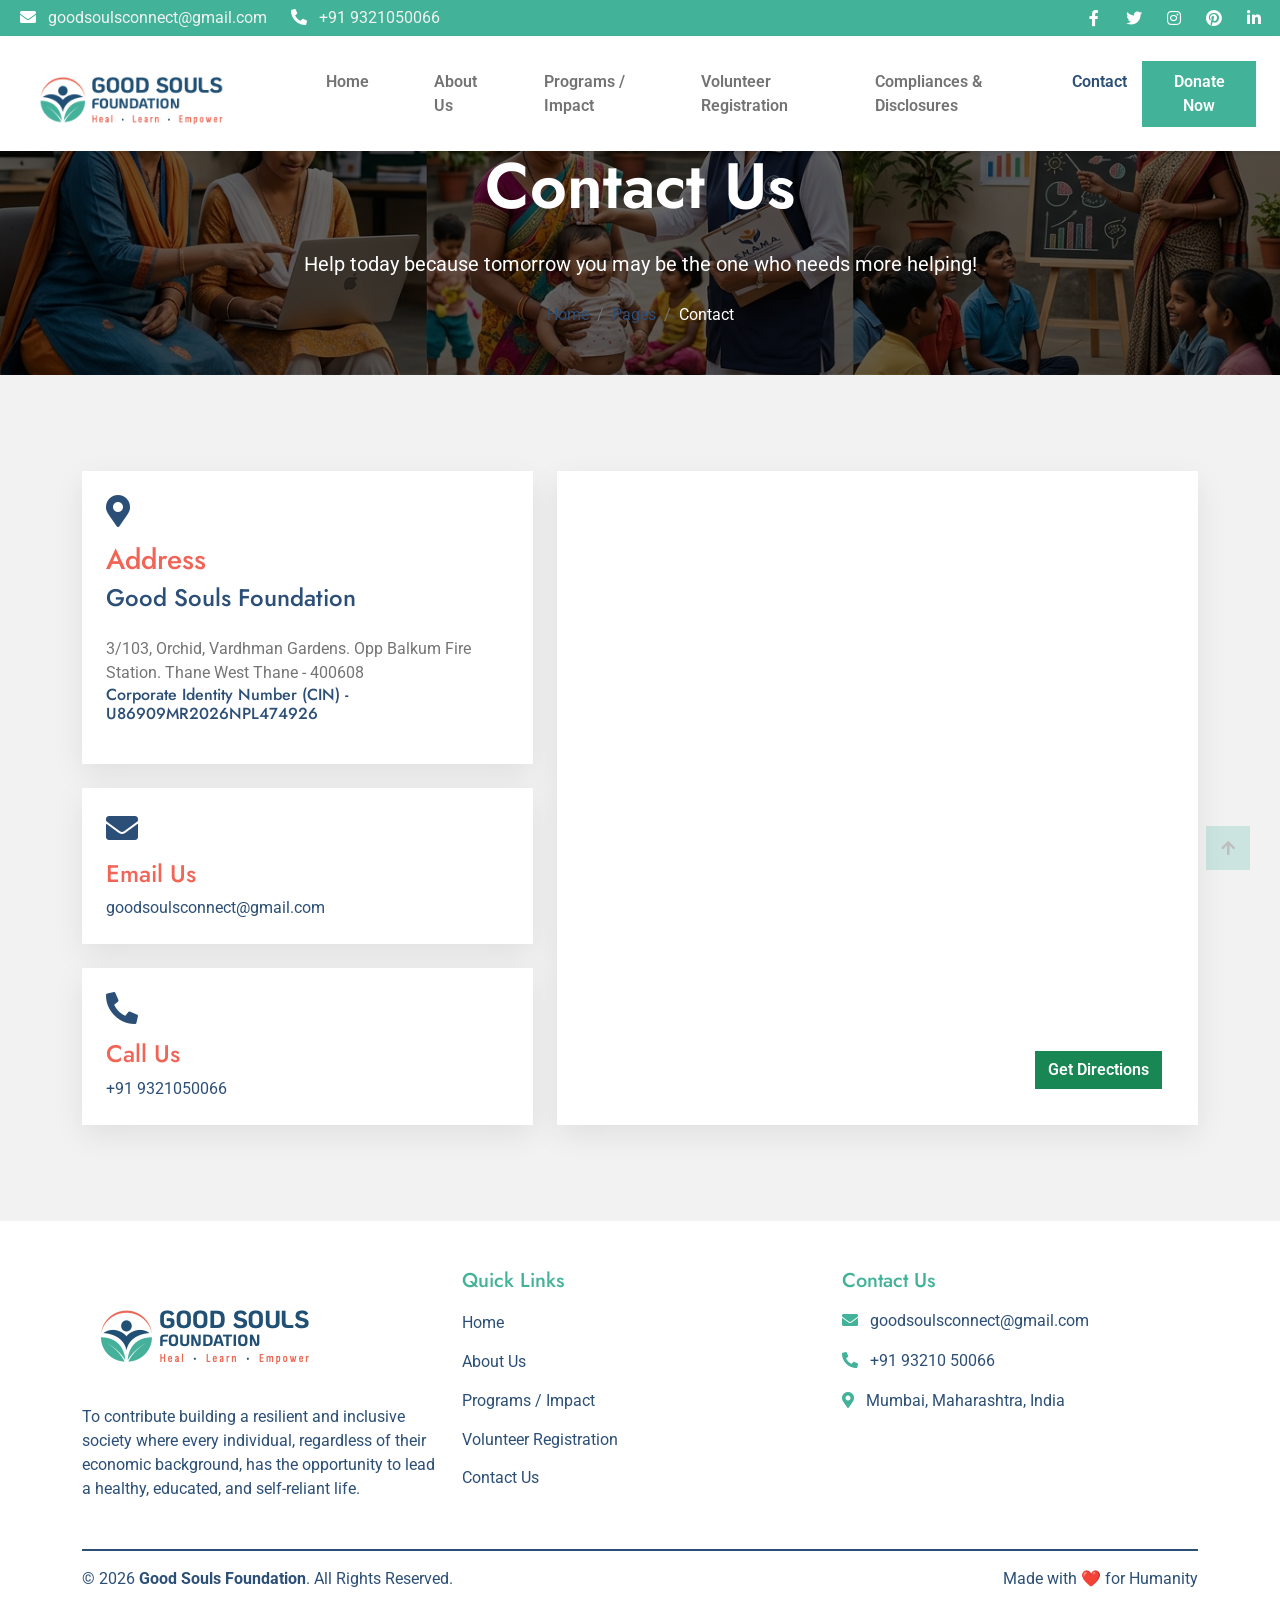
<file: contact.html>
<!DOCTYPE html>
<html lang="en">

    <head>
        <meta charset="utf-8">
       <title>Good Soul</title>
        <meta content="width=device-width, initial-scale=1.0" name="viewport">
        <meta content="" name="keywords">
        <meta content="" name="description">

        <!-- Google Web Fonts -->
        <link rel="preconnect" href="https://fonts.googleapis.com">
        <link rel="preconnect" href="https://fonts.gstatic.com" crossorigin>
        <link href="https://fonts.googleapis.com/css2?family=Jost:wght@500;600&family=Roboto&display=swap" rel="stylesheet"> 

        <!-- Icon Font Stylesheet -->
        <link rel="stylesheet" href="https://use.fontawesome.com/releases/v5.15.4/css/all.css"/>
        <link href="https://cdn.jsdelivr.net/npm/bootstrap-icons@1.4.1/font/bootstrap-icons.css" rel="stylesheet">

        <!-- Libraries Stylesheet -->
        <link href="lib/owlcarousel/assets/owl.carousel.min.css" rel="stylesheet">
        <link href="lib/lightbox/css/lightbox.min.css" rel="stylesheet">


        <!-- Customized Bootstrap Stylesheet -->
        <link href="css/bootstrap.min.css" rel="stylesheet">

        <!-- Template Stylesheet -->
        <link href="css/style.css" rel="stylesheet">
    </head>

    <body>

        <!-- Spinner Start -->
        <div id="spinner" class="show w-100 vh-100 bg-white position-fixed translate-middle top-50 start-50  d-flex align-items-center justify-content-center">
            <div class="spinner-grow text-primary" role="status"></div>
        </div>
        <!-- Spinner End -->


        <!-- Navbar start -->
    <div class="container-fluid fixed-top px-0">

        <!-- Top Bar -->
        <div class="px-0" style="max-width: 100% !important;">
            <div class="topbar">
                <div class="row align-items-center justify-content-center">
                    <div class="col-md-8">
                        <div class="topbar-info d-flex flex-wrap">
                            <a href="#" class="text-light me-4">
                                <i class="fas fa-envelope text-white me-2"></i>
                                goodsoulsconnect@gmail.com
                            </a>
                            <a href="#" class="text-light">
                                <i class="fas fa-phone-alt text-white me-2"></i>
                                +91 9321050066
                            </a>
                        </div>
                    </div>

                    <div class="col-md-4">
                        <div class="topbar-icon d-flex align-items-center justify-content-end">
                            <a href="#" class="btn-square text-white me-2">
                                <i class="fab fa-facebook-f"></i>
                            </a>
                            <a href="#" class="btn-square text-white me-2">
                                <i class="fab fa-twitter"></i>
                            </a>
                             <a href="https://www.instagram.com/goodsouls_foundation?igsh=MTdiazdyNHc0bTlnMg==&utm_source=ig_contact_invite"
                                target="_blank"
                                class="btn-square text-white me-2">
                                <i class="fab fa-instagram"></i>
                            </a>
                            <a href="#" class="btn-square text-white me-2">
                                <i class="fab fa-pinterest"></i>
                            </a>
                            <a href="#" class="btn-square text-white">
                                <i class="fab fa-linkedin-in"></i>
                            </a>
                        </div>
                    </div>
                </div>
            </div>
        </div>

        <!-- Full Width Navbar -->
        <nav class="navbar navbar-expand-xl navbar-light bg-white shadow-sm px-4">
            <a href="index.html" class="navbar-brand">
                <img src="img/good_souls_logo.png"
                    alt="Good Souls Foundation"
                    style="height:105px;">
            </a>

            <button class="navbar-toggler py-2 px-3"
                    type="button"
                    data-bs-toggle="collapse"
                    data-bs-target="#navbarCollapse">
                <span class="fa fa-bars text-primary"></span>
            </button>

            <div class="collapse navbar-collapse" id="navbarCollapse">

                <div class="navbar-nav mx-auto">
                    <a href="index.html" class="nav-item nav-link">Home</a>
                     <a href="about.html" class="nav-item nav-link">About Us</a>
                    <a href="program_impact.html" class="nav-item nav-link">
                        Programs / Impact
                    </a>
                    <a href="Volunteer_Registration.html" class="nav-item nav-link">
                        Volunteer Registration
                    </a>
                    <a href="compliance.html" class="nav-item nav-link">
                        Compliances & Disclosures
                    </a>
                    <a href="contact.html" class="nav-item nav-link active">
                        Contact
                    </a>
                </div>

                <div class="d-flex align-items-center">
                    <a href="donation.html"
                    class="btn btn-primary text-white px-4 py-2">
                        Donate Now
                    </a>
                </div>

            </div>
        </nav>

    </div>
        <!-- Navbar End -->

        <!-- Header Start -->
        <div class="container-fluid bg-breadcrumb">
            <div class="container text-center py-5" style="max-width: 900px;">
                <h3 class="text-white display-3 mb-4">Contact Us</h1>
                <p class="fs-5 text-white mb-4">Help today because tomorrow you may be the one who needs more helping!</p>
                <ol class="breadcrumb justify-content-center mb-0">
                    <li class="breadcrumb-item"><a href="index.html">Home</a></li>
                    <li class="breadcrumb-item"><a href="#">Pages</a></li>
                    <li class="breadcrumb-item active text-white">Contact</li>
                </ol>    
            </div>
        </div>
        <!-- Header End -->

        <!-- Contact Start -->
        <div class="container-fluid bg-light py-5">

            <div class="container py-5">

                <div class="row g-4 align-items-stretch">

                    <!-- LEFT SIDE -->
                    <div class="col-lg-5">

                        <div class="h-100 d-flex flex-column gap-4">

                            <!-- Address -->
                            <div class="bg-white p-4 shadow rounded">
                                <i class="fas fa-map-marker-alt fa-2x text-primary mb-3"></i>
                                <h3 style="color:#F16557">Address</h3>
                                <p class="mb-0">
                                    <h4 class="mb-0" style="color:#2c4f77">Good Souls Foundation</h4>
                                    <br>3/103, Orchid, Vardhman Gardens.
                                    Opp Balkum Fire Station. Thane West
                                    Thane - 400608
                                    <br>
                                    <h6 class="mb-0" style="color:#2c4f77">Corporate Identity Number (CIN) -U86909MR2026NPL474926</h6>

                                </p>
                            </div>

                            <!-- Email -->
                            <div class="bg-white p-4 shadow rounded">
                                <i class="fas fa-envelope fa-2x text-primary mb-3"></i>
                                <h4 style="color:#F16557">Email Us</h4>
                                <p class="mb-0" style="color:#2c4f77">
                                    goodsoulsconnect@gmail.com
                                </p>
                            </div>

                            <!-- Phone -->
                            <div class="bg-white p-4 shadow rounded">
                                <i class="fas fa-phone-alt fa-2x text-primary mb-3"></i>
                                <h4 style="color:#F16557">Call Us</h4>
                                <p class="mb-0" style="color:#2c4f77">
                                    +91 9321050066
                                </p>
                            </div>

                        </div>

                    </div>

                    <!-- RIGHT SIDE MAP -->
                    <div class="col-lg-7">

                        <div class="bg-white p-3 shadow rounded h-100">
                            <div class="position-relative" style="height:100%">
                                <iframe src="https://www.google.com/maps/embed?pb=!1m26!1m12!1m3!1d60298.581664009434!2d72.88117498076862!3d19.166295356409226!2m3!1f0!2f0!3f0!3m2!1i1024!2i768!4f13.1!4m11!3e6!4m3!3m2!1d19.1133816!2d72.8625816!4m5!1s0x3be7b94e50c3b43d%3A0xaad22d14cd2004b9!2sVardhman%20Garden%2C%20Vardhaman%20Garden%2C%20Thane%20West%2C%20Thane%2C%20Maharashtra%20400607!3m2!1d19.219177!2d72.984725!5e0!3m2!1sen!2sin!4v1780315575429!5m2!1sen!2sin"class="w-100 rounded"
                                style="height:100%; min-height:450px; border:0;" allowfullscreen="" loading="lazy" referrerpolicy="no-referrer-when-downgrade"></iframe>
                                 <a href="https://www.google.com/maps/dir/?api=1&destination=19.219177,72.984725"
                                    target="_blank"
                                    class="btn btn-success position-absolute"
                                    style="bottom:20px;right:20px;">
                                    Get Directions
                                 </a>
                            </div>
                            
                            <!-- <iframe
                                class="w-100 rounded"
                                style="height:100%; min-height:450px; border:0;"
                                src="https://www.google.com/maps/embed?pb=!1m18!1m12!1m3!1d387191.33750346623!2d-73.97968099999999!3d40.6974881!2m3!1f0!2f0!3f0!3m2!1i1024!2i768!4f13.1!3m3!1m2!1s0x89c24fa5d33f083b%3A0xc80b8f06e177fe62!2sNew%20York%2C%20NY%2C%20USA!5e0!3m2!1sen!2sbd!4v1694259649153!5m2!1sen!2sbd"
                                loading="lazy">
                            </iframe> -->

                        </div>

                    </div>

                </div>

            </div>

        </div>

        <!-- Contact End -->


        

        <!-- Copyright Start -->
       <div class="container-fluid bg-dark text-white pt-5 pb-3">
    <div class="container">
        <div class="row">

            <!-- Logo & About -->
            <div class="col-lg-4 col-md-6 mb-4">
                <a href="#">
                    <img src="img/good_souls_logo.png" alt="">
                </a>
                <p class="mt-3 mb-0" style="color:#2c4f77;">
                    To contribute building a resilient and inclusive society where every individual, regardless of their economic background, has the opportunity to lead a healthy, educated, and self-reliant life.
                </p>
            </div>

            <!-- Quick Links -->
            <div class="col-lg-4 col-md-6 mb-4">
                <h5 class="text-success mb-3">Quick Links</h5>
                <ul class="list-unstyled">
                    <li><a href="index.html" class="footer-link">Home</a></li>
                    <li><a href="about.html" class="footer-link">About Us</a></li>
                    <li><a href="program_impact.html" class="footer-link">Programs / Impact</a></li>
                    <li><a href="Volunteer_Registration.html" class="footer-link">Volunteer Registration</a></li>
                    <li><a href="contact.html" class="footer-link">Contact Us</a></li>
                </ul>
            </div>

            <!-- Contact -->
            <div class="col-lg-4 col-md-12 mb-4">
                <h5 class="text-success mb-3">Contact Us</h5>

                <p style="color:#2c4f77">
                    <i class="fas fa-envelope text-success me-2"></i>
                    goodsoulsconnect@gmail.com
                </p>

                <p style="color:#2c4f77">
                    <i class="fas fa-phone-alt text-success me-2"></i>
                    +91 93210 50066
                </p>

                <p style="color:#2c4f77">
                    <i class="fas fa-map-marker-alt text-success me-2"></i>
                    Mumbai, Maharashtra, India
                </p>
            </div>

        </div>

        <hr style="border:0; border-top:2px solid #2c4f77; opacity:1;">

        <div class="row">
            <div class="col-md-6 text-center text-md-start" style="color:#2c4f77">
                © 2026 <strong>Good Souls Foundation</strong>. All Rights Reserved.
            </div>

            <div class="col-md-6 text-center text-md-end" style="color:#2c4f77">
                Made with ❤️ for Humanity
            </div>
        </div>

    </div>
</div>
        <!-- Copyright End -->


        <!-- Back to Top -->
        <a href="#" class="btn btn-primary btn-primary-outline-0 btn-md-square back-to-top"><i class="fa fa-arrow-up"></i></a>   

        
        <!-- JavaScript Libraries -->
        <script src="https://ajax.googleapis.com/ajax/libs/jquery/3.6.4/jquery.min.js"></script>
        <script src="https://cdn.jsdelivr.net/npm/bootstrap@5.0.0/dist/js/bootstrap.bundle.min.js"></script>
        <script src="lib/easing/easing.min.js"></script>
        <script src="lib/waypoints/waypoints.min.js"></script>
        <script src="lib/counterup/counterup.min.js"></script>
        <script src="lib/owlcarousel/owl.carousel.min.js"></script>
        <script src="lib/lightbox/js/lightbox.min.js"></script>
        

        <!-- Template Javascript -->
        <script src="js/main.js"></script>

    </body>

</html>
</file>
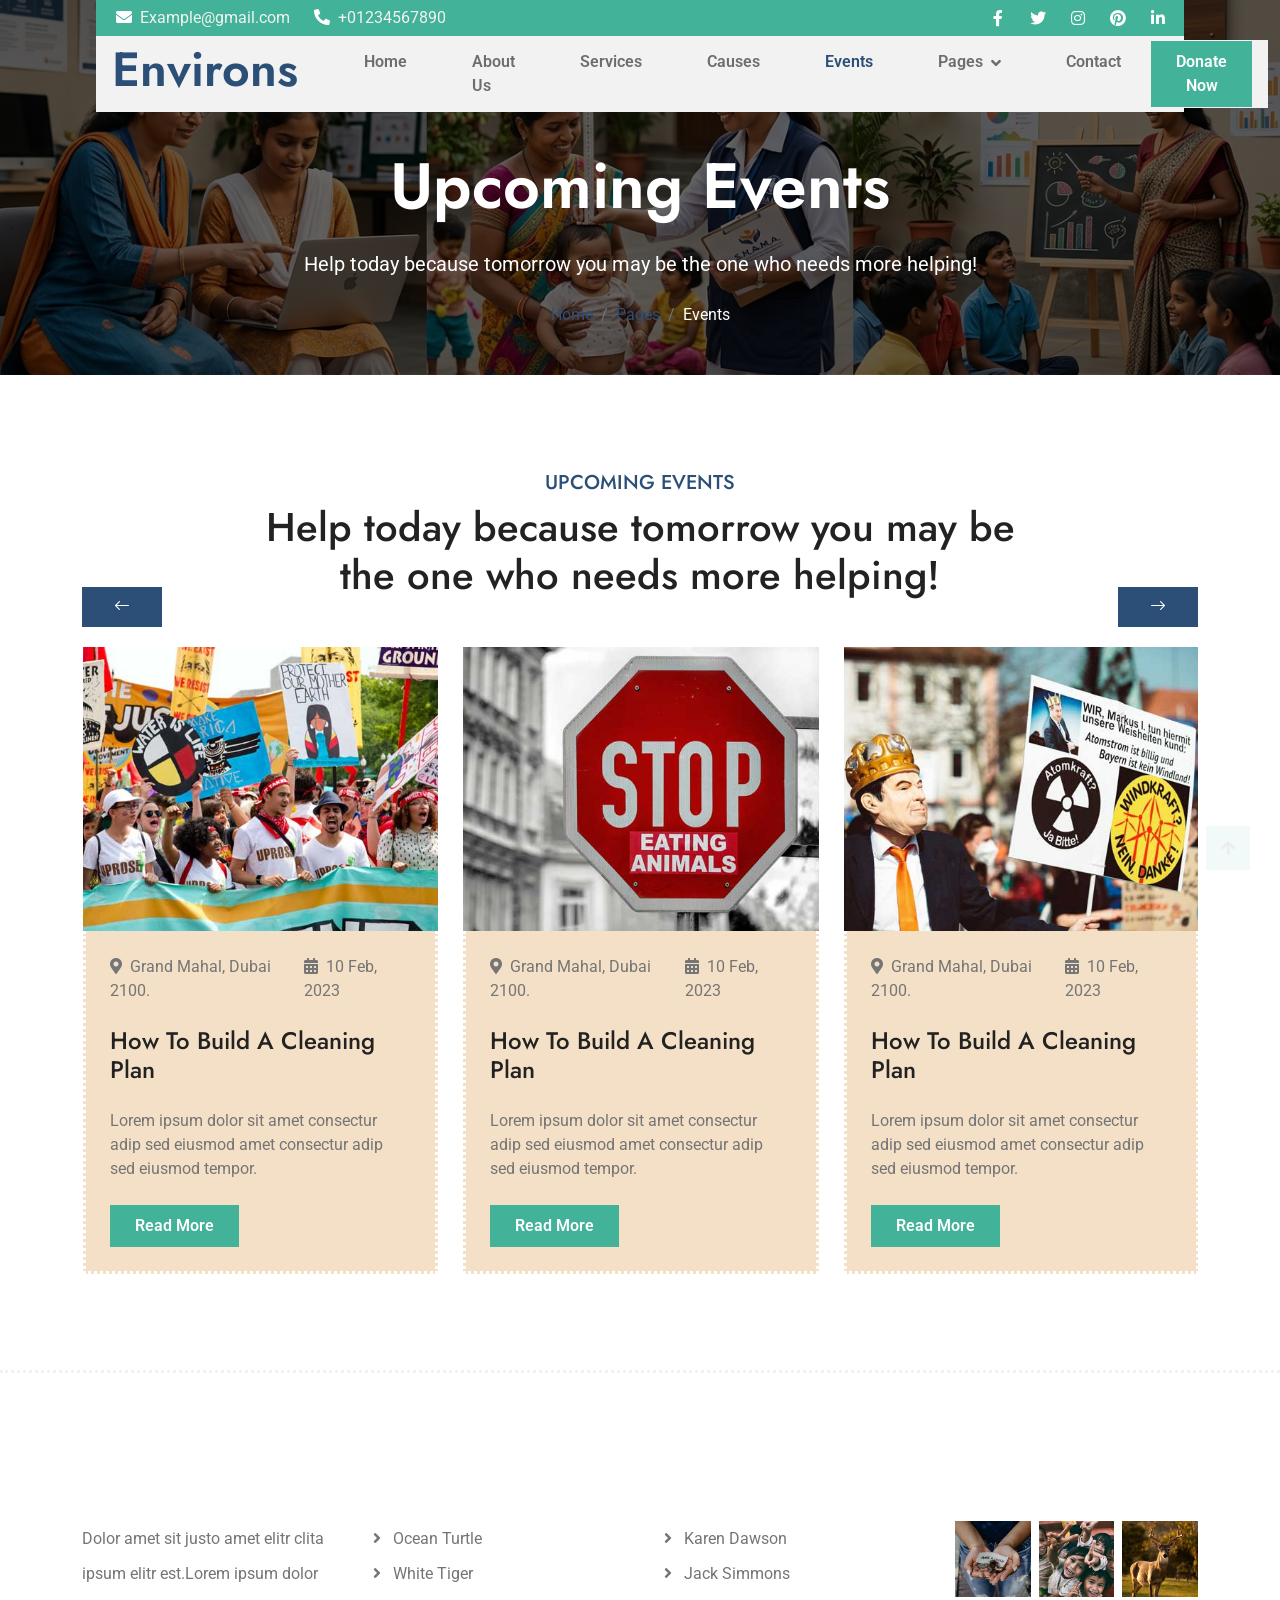
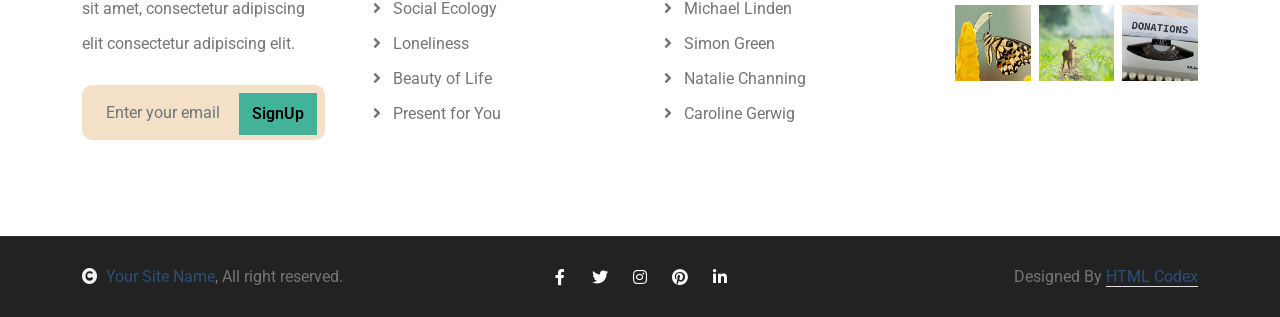
<file: events.html>
<!DOCTYPE html>
<html lang="en">

    <head>
        <meta charset="utf-8">
        <title>Environs - Environmental & Nature Website Template</title>
        <meta content="width=device-width, initial-scale=1.0" name="viewport">
        <meta content="" name="keywords">
        <meta content="" name="description">

        <!-- Google Web Fonts -->
        <link rel="preconnect" href="https://fonts.googleapis.com">
        <link rel="preconnect" href="https://fonts.gstatic.com" crossorigin>
        <link href="https://fonts.googleapis.com/css2?family=Jost:wght@500;600&family=Roboto&display=swap" rel="stylesheet"> 

        <!-- Icon Font Stylesheet -->
        <link rel="stylesheet" href="https://use.fontawesome.com/releases/v5.15.4/css/all.css"/>
        <link href="https://cdn.jsdelivr.net/npm/bootstrap-icons@1.4.1/font/bootstrap-icons.css" rel="stylesheet">

        <!-- Libraries Stylesheet -->
        <link href="lib/owlcarousel/assets/owl.carousel.min.css" rel="stylesheet">
        <link href="lib/lightbox/css/lightbox.min.css" rel="stylesheet">


        <!-- Customized Bootstrap Stylesheet -->
        <link href="css/bootstrap.min.css" rel="stylesheet">

        <!-- Template Stylesheet -->
        <link href="css/style.css" rel="stylesheet">
    </head>

    <body>

        <!-- Spinner Start -->
        <div id="spinner" class="show w-100 vh-100 bg-white position-fixed translate-middle top-50 start-50  d-flex align-items-center justify-content-center">
            <div class="spinner-grow text-primary" role="status"></div>
        </div>
        <!-- Spinner End -->


        <!-- Navbar start -->
        <div class="container-fluid fixed-top px-0">
            <div class="container px-0">
                <div class="topbar">
                    <div class="row align-items-center justify-content-center">
                        <div class="col-md-8">
                            <div class="topbar-info d-flex flex-wrap">
                                <a href="#" class="text-light me-4"><i class="fas fa-envelope text-white me-2"></i>Example@gmail.com</a>
                                <a href="#" class="text-light"><i class="fas fa-phone-alt text-white me-2"></i>+01234567890</a>
                            </div>
                        </div>
                        <div class="col-md-4">
                            <div class="topbar-icon d-flex align-items-center justify-content-end">
                                <a href="#" class="btn-square text-white me-2"><i class="fab fa-facebook-f"></i></a>
                                <a href="#" class="btn-square text-white me-2"><i class="fab fa-twitter"></i></a>
                                <a href="#" class="btn-square text-white me-2"><i class="fab fa-instagram"></i></a>
                                <a href="#" class="btn-square text-white me-2"><i class="fab fa-pinterest"></i></a>
                                <a href="#" class="btn-square text-white me-0"><i class="fab fa-linkedin-in"></i></a>
                            </div>
                        </div>
                    </div>
                </div>
                <nav class="navbar navbar-light bg-light navbar-expand-xl">
                    <a href="index.html" class="navbar-brand ms-3">
                        <h1 class="text-primary display-5">Environs</h1>
                    </a>
                    <button class="navbar-toggler py-2 px-3 me-3" type="button" data-bs-toggle="collapse" data-bs-target="#navbarCollapse">
                        <span class="fa fa-bars text-primary"></span>
                    </button>
                    <div class="collapse navbar-collapse bg-light" id="navbarCollapse">
                        <div class="navbar-nav ms-auto">
                            <a href="index.html" class="nav-item nav-link">Home</a>
                             <a href="about.html" class="nav-item nav-link">About Us</a>
                            <a href="service.html" class="nav-item nav-link">Services</a>
                            <a href="causes.html" class="nav-item nav-link">Causes</a>
                            <a href="events.html" class="nav-item nav-link active">Events</a>
                            <div class="nav-item dropdown">
                                <a href="#" class="nav-link dropdown-toggle" data-bs-toggle="dropdown">Pages</a>
                                <div class="dropdown-menu m-0 bg-secondary rounded-0">
                                    <a href="blog.html" class="dropdown-item">Blog</a>
                                    <a href="gallery.html" class="dropdown-item">Gallery</a>
                                    <a href="volunteer.html" class="dropdown-item">Volunteers</a>
                                    <a href="donation.html" class="dropdown-item">Donation</a>
                                    <a href="404.html" class="dropdown-item">404 Error</a>
                                </div>
                            </div>
                            <a href="contact.html" class="nav-item nav-link">Contact</a>
                        </div>
                        <div class="d-flex align-items-center flex-nowrap pt-xl-0" style="margin-left: 15px;">
                            <a href="" class="btn-hover-bg btn btn-primary text-white py-2 px-4 me-3">Donate Now</a>
                        </div>
                    </div>
                </nav>
            </div>
        </div>
        <!-- Navbar End -->

        <!-- Header Start -->
        <div class="container-fluid bg-breadcrumb">
            <div class="container text-center py-5" style="max-width: 900px;">
                <h3 class="text-white display-3 mb-4">Upcoming Events</h1>
                <p class="fs-5 text-white mb-4">Help today because tomorrow you may be the one who needs more helping!</p>
                <ol class="breadcrumb justify-content-center mb-0">
                    <li class="breadcrumb-item"><a href="index.html">Home</a></li>
                    <li class="breadcrumb-item"><a href="#">Pages</a></li>
                    <li class="breadcrumb-item active text-white">Events</li>
                </ol>    
            </div>
        </div>
        <!-- Header End -->

        <!-- Events Start -->
        <div class="container-fluid event py-5">
            <div class="container py-5">
                <div class="text-center mx-auto mb-5" style="max-width: 800px;">
                    <h5 class="text-uppercase text-primary">Upcoming Events</h5>
                    <h1 class="mb-0">Help today because tomorrow you may be the one who needs more helping!</h1>
                </div>
                <div class="event-carousel owl-carousel">
                    <div class="event-item">
                        <img src="img/events-1.jpg" class="img-fluid w-100" alt="Image">
                        <div class="event-content p-4">
                            <div class="d-flex justify-content-between mb-4">
                                <span class="text-body"><i class="fas fa-map-marker-alt me-2"></i>Grand Mahal, Dubai 2100.</span>
                                <span class="text-body"><i class="fas fa-calendar-alt me-2"></i>10 Feb, 2023</span>
                            </div>
                            <h4 class="mb-4">How To Build A Cleaning Plan</h4>
                            <p class="mb-4">Lorem ipsum dolor sit amet consectur adip sed eiusmod amet consectur adip sed eiusmod tempor.</p>
                            <a class="btn-hover-bg btn btn-primary text-white py-2 px-4" href="#">Read More</a>
                        </div>
                    </div>
                    <div class="event-item">
                        <img src="img/events-2.jpg" class="img-fluid w-100" alt="Image">
                        <div class="event-content p-4">
                            <div class="d-flex justify-content-between mb-4">
                                <span class="text-body"><i class="fas fa-map-marker-alt me-2"></i>Grand Mahal, Dubai 2100.</span>
                                <span class="text-body"><i class="fas fa-calendar-alt me-2"></i>10 Feb, 2023</span>
                            </div>
                            <h4 class="mb-4">How To Build A Cleaning Plan</h4>
                            <p class="mb-4">Lorem ipsum dolor sit amet consectur adip sed eiusmod amet consectur adip sed eiusmod tempor.</p>
                            <a class="btn-hover-bg btn btn-primary text-white py-2 px-4" href="#">Read More</a>
                        </div>
                    </div>
                    <div class="event-item">
                        <img src="img/events-3.jpg" class="img-fluid w-100" alt="Image">
                        <div class="event-content p-4">
                            <div class="d-flex justify-content-between mb-4">
                                <span class="text-body"><i class="fas fa-map-marker-alt me-2"></i>Grand Mahal, Dubai 2100.</span>
                                <span class="text-body"><i class="fas fa-calendar-alt me-2"></i>10 Feb, 2023</span>
                            </div>
                            <h4 class="mb-4">How To Build A Cleaning Plan</h4>
                            <p class="mb-4">Lorem ipsum dolor sit amet consectur adip sed eiusmod amet consectur adip sed eiusmod tempor.</p>
                            <a class="btn-hover-bg btn btn-primary text-white py-2 px-4" href="#">Read More</a>
                        </div>
                    </div>
                    <div class="event-item">
                        <img src="img/events-4.jpg" class="img-fluid w-100" alt="Image">
                        <div class="event-content p-4">
                            <div class="d-flex justify-content-between mb-4">
                                <span class="text-body"><i class="fas fa-map-marker-alt me-2"></i>Grand Mahal, Dubai 2100.</span>
                                <span class="text-body"><i class="fas fa-calendar-alt me-2"></i>10 Feb, 2023</span>
                            </div>
                            <h4 class="mb-4">How To Build A Cleaning Plan</h4>
                            <p class="mb-4">Lorem ipsum dolor sit amet consectur adip sed eiusmod amet consectur adip sed eiusmod tempor.</p>
                            <a class="btn-hover-bg btn btn-primary text-white py-2 px-4" href="#">Read More</a>
                        </div>
                    </div>
                </div>
            </div>
        </div>
        <!-- Events End -->


        <!-- Footer Start -->
        <div class="container-fluid footer bg-dark text-body py-5">
            <div class="container py-5">
                <div class="row g-5">
                    <div class="col-md-6 col-lg-6 col-xl-3">
                        <div class="footer-item">
                            <h4 class="mb-4 text-white">Newsletter</h4>
                            <p class="mb-4">Dolor amet sit justo amet elitr clita ipsum elitr est.Lorem ipsum dolor sit amet, consectetur adipiscing elit consectetur adipiscing elit.</p>
                            <div class="position-relative mx-auto">
                                <input class="form-control border-0 bg-secondary w-100 py-3 ps-4 pe-5" type="text" placeholder="Enter your email">
                                <button type="button" class="btn-hover-bg btn btn-primary position-absolute top-0 end-0 py-2 mt-2 me-2">SignUp</button>
                            </div>
                        </div>
                    </div>
                    <div class="col-md-6 col-lg-6 col-xl-3">
                        <div class="footer-item d-flex flex-column">
                            <h4 class="mb-4 text-white">Our Services</h4>
                            <a href=""><i class="fas fa-angle-right me-2"></i> Ocean Turtle</a>
                            <a href=""><i class="fas fa-angle-right me-2"></i> White Tiger</a>
                            <a href=""><i class="fas fa-angle-right me-2"></i> Social Ecology</a>
                            <a href=""><i class="fas fa-angle-right me-2"></i> Loneliness</a>
                            <a href=""><i class="fas fa-angle-right me-2"></i> Beauty of Life</a>
                            <a href=""><i class="fas fa-angle-right me-2"></i> Present for You</a>
                        </div>
                    </div>
                    <div class="col-md-6 col-lg-6 col-xl-3">
                        <div class="footer-item d-flex flex-column">
                            <h4 class="mb-4 text-white">Volunteer</h4>
                            <a href=""><i class="fas fa-angle-right me-2"></i> Karen Dawson</a>
                            <a href=""><i class="fas fa-angle-right me-2"></i> Jack Simmons</a>
                            <a href=""><i class="fas fa-angle-right me-2"></i> Michael Linden</a>
                            <a href=""><i class="fas fa-angle-right me-2"></i> Simon Green</a>
                            <a href=""><i class="fas fa-angle-right me-2"></i> Natalie Channing</a>
                            <a href=""><i class="fas fa-angle-right me-2"></i> Caroline Gerwig</a>
                        </div>
                    </div>
                    <div class="col-md-6 col-lg-6 col-xl-3">
                        <div class="footer-item">
                            <h4 class="mb-4 text-white">Our Gallery</h4>
                            <div class="row g-2">
                                <div class="col-4">
                                    <div class="footer-gallery">
                                        <img src="img/gallery-footer-1.jpg" class="img-fluid w-100" alt="">
                                        <div class="footer-search-icon">
                                            <a href="img/gallery-footer-1.jpg" data-lightbox="footerGallery-1" class="my-auto"><i class="fas fa-search-plus text-white"></i></a>
                                        </div>
                                    </div>
                               </div>
                               <div class="col-4">
                                    <div class="footer-gallery">
                                        <img src="img/gallery-footer-2.jpg" class="img-fluid w-100" alt="">
                                        <div class="footer-search-icon">
                                            <a href="img/gallery-footer-2.jpg" data-lightbox="footerGallery-2" class="my-auto"><i class="fas fa-search-plus text-white"></i></a>
                                        </div>
                                    </div>
                               </div>
                                <div class="col-4">
                                    <div class="footer-gallery">
                                        <img src="img/gallery-footer-3.jpg" class="img-fluid w-100" alt="">
                                        <div class="footer-search-icon">
                                            <a href="img/gallery-footer-3.jpg" data-lightbox="footerGallery-3" class="my-auto"><i class="fas fa-search-plus text-white"></i></a>
                                        </div>
                                    </div>
                               </div>
                                <div class="col-4">
                                    <div class="footer-gallery">
                                        <img src="img/gallery-footer-4.jpg" class="img-fluid w-100" alt="">
                                        <div class="footer-search-icon">
                                            <a href="img/gallery-footer-4.jpg" data-lightbox="footerGallery-4" class="my-auto"><i class="fas fa-search-plus text-white"></i></a>
                                        </div>
                                    </div>
                               </div>
                                <div class="col-4">
                                    <div class="footer-gallery">
                                        <img src="img/gallery-footer-5.jpg" class="img-fluid w-100" alt="">
                                        <div class="footer-search-icon">
                                            <a href="img/gallery-footer-5.jpg" data-lightbox="footerGallery-5" class="my-auto"><i class="fas fa-search-plus text-white"></i></a>
                                        </div>
                                    </div>
                               </div>
                               <div class="col-4">
									<div class="footer-gallery">
										<img src="img/gallery-footer-6.jpg" class="img-fluid w-100" alt="">
                                        <div class="footer-search-icon">
                                            <a href="img/gallery-footer-6.jpg" data-lightbox="footerGallery-6" class="my-auto"><i class="fas fa-search-plus text-white"></i></a>
                                        </div>
									</div>
								</div>
                            </div>
                        </div>
                    </div>
                </div>
            </div>
        </div>
        <!-- Footer End -->
        

        <!-- Copyright Start -->
        <div class="container-fluid copyright py-4">
            <div class="container">
                <div class="row g-4 align-items-center">
                    <div class="col-md-4 text-center text-md-start mb-md-0">
                        <span class="text-body"><a href="#"><i class="fas fa-copyright text-light me-2"></i>Your Site Name</a>, All right reserved.</span>
                    </div>
                    <div class="col-md-4 text-center">
                        <div class="d-flex align-items-center justify-content-center">
                            <a href="#" class="btn-hover-color btn-square text-white me-2"><i class="fab fa-facebook-f"></i></a>
                            <a href="#" class="btn-hover-color btn-square text-white me-2"><i class="fab fa-twitter"></i></a>
                            <a href="#" class="btn-hover-color btn-square text-white me-2"><i class="fab fa-instagram"></i></a>
                            <a href="#" class="btn-hover-color btn-square text-white me-2"><i class="fab fa-pinterest"></i></a>
                            <a href="#" class="btn-hover-color btn-square text-white me-0"><i class="fab fa-linkedin-in"></i></a>
                        </div>
                    </div>
                    <div class="col-md-4 text-center text-md-end text-body">
                        <!--/*** This template is free as long as you keep the below author’s credit link/attribution link/backlink. ***/-->
                        <!--/*** If you'd like to use the template without the below author’s credit link/attribution link/backlink, ***/-->
                        <!--/*** you can purchase the Credit Removal License from "https://htmlcodex.com/credit-removal". ***/-->
                        Designed By <a class="border-bottom" href="https://htmlcodex.com">HTML Codex</a>
                    </div>
                </div>
            </div>
        </div>
        <!-- Copyright End -->


        <!-- Back to Top -->
        <a href="#" class="btn btn-primary btn-primary-outline-0 btn-md-square back-to-top"><i class="fa fa-arrow-up"></i></a>   

        
        <!-- JavaScript Libraries -->
        <script src="https://ajax.googleapis.com/ajax/libs/jquery/3.6.4/jquery.min.js"></script>
        <script src="https://cdn.jsdelivr.net/npm/bootstrap@5.0.0/dist/js/bootstrap.bundle.min.js"></script>
        <script src="lib/easing/easing.min.js"></script>
        <script src="lib/waypoints/waypoints.min.js"></script>
        <script src="lib/counterup/counterup.min.js"></script>
        <script src="lib/owlcarousel/owl.carousel.min.js"></script>
        <script src="lib/lightbox/js/lightbox.min.js"></script>
        

        <!-- Template Javascript -->
        <script src="js/main.js"></script>

    </body>

</html>
</file>
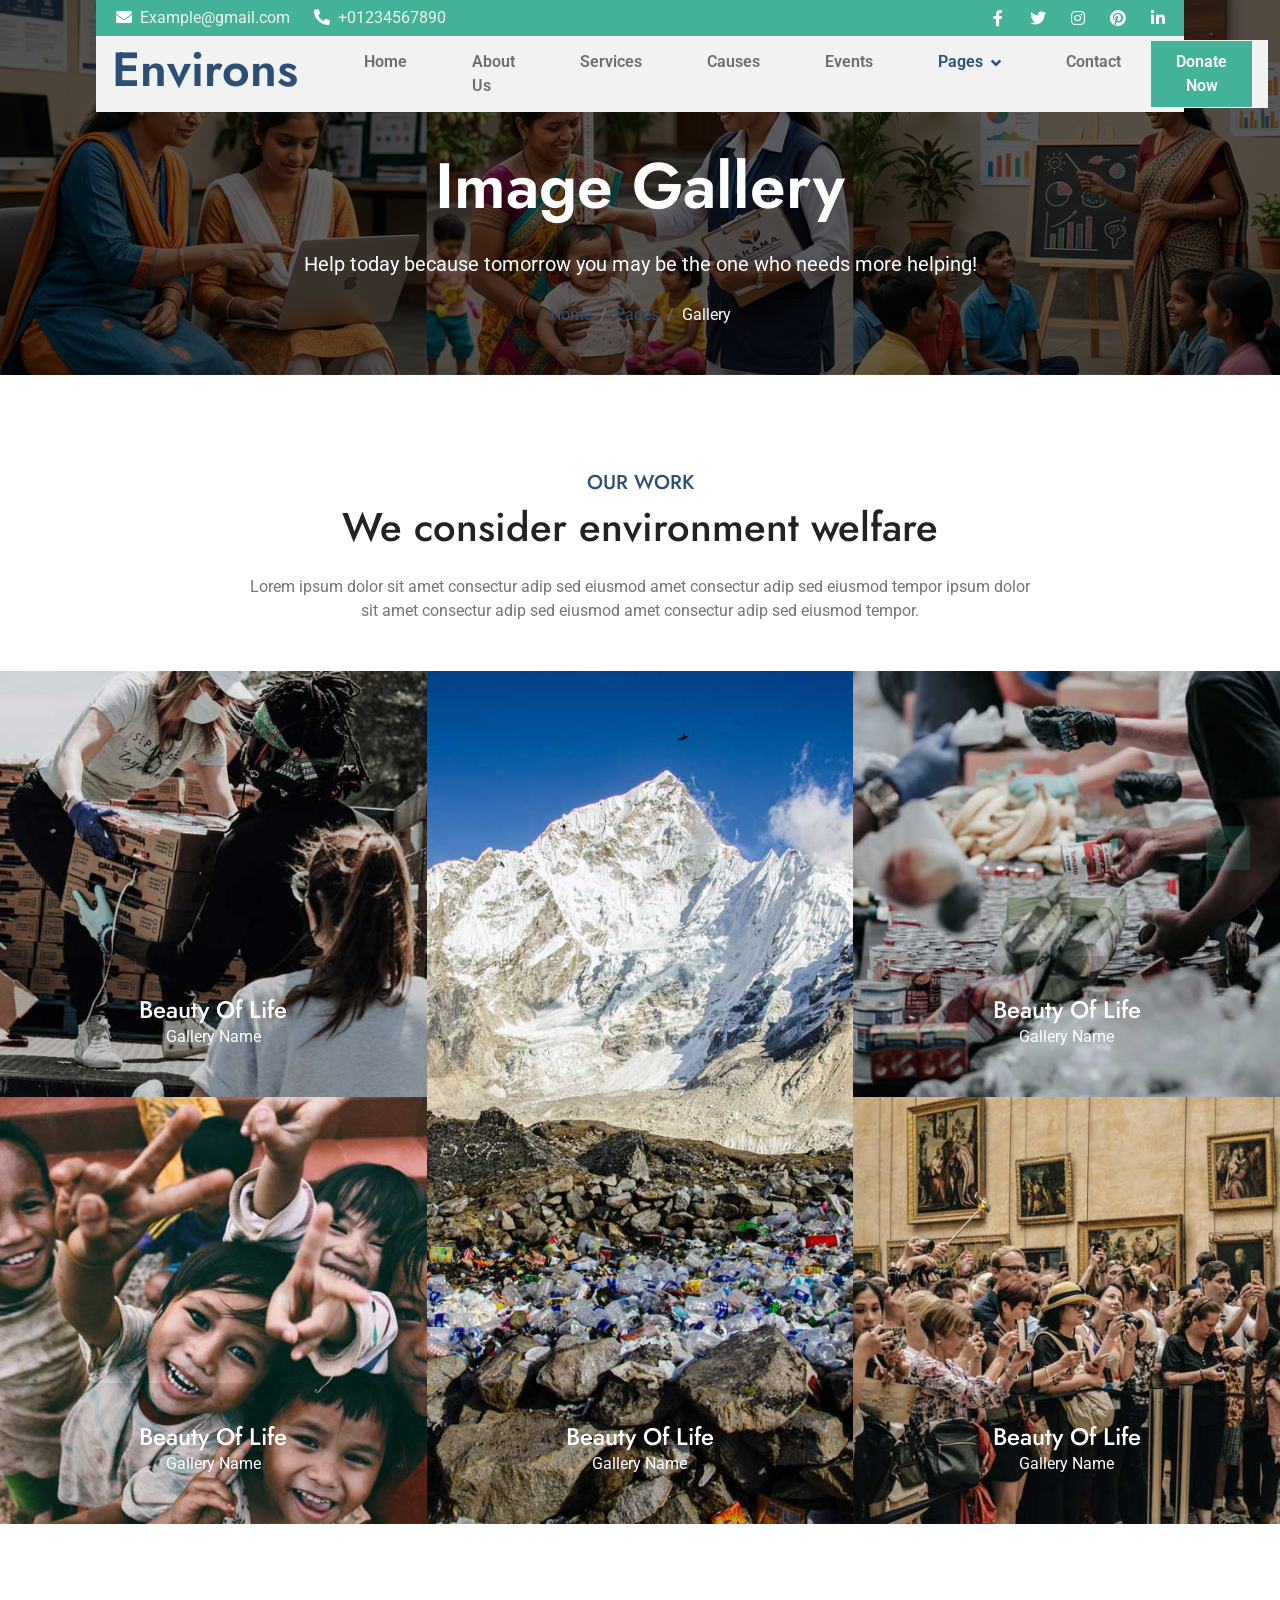
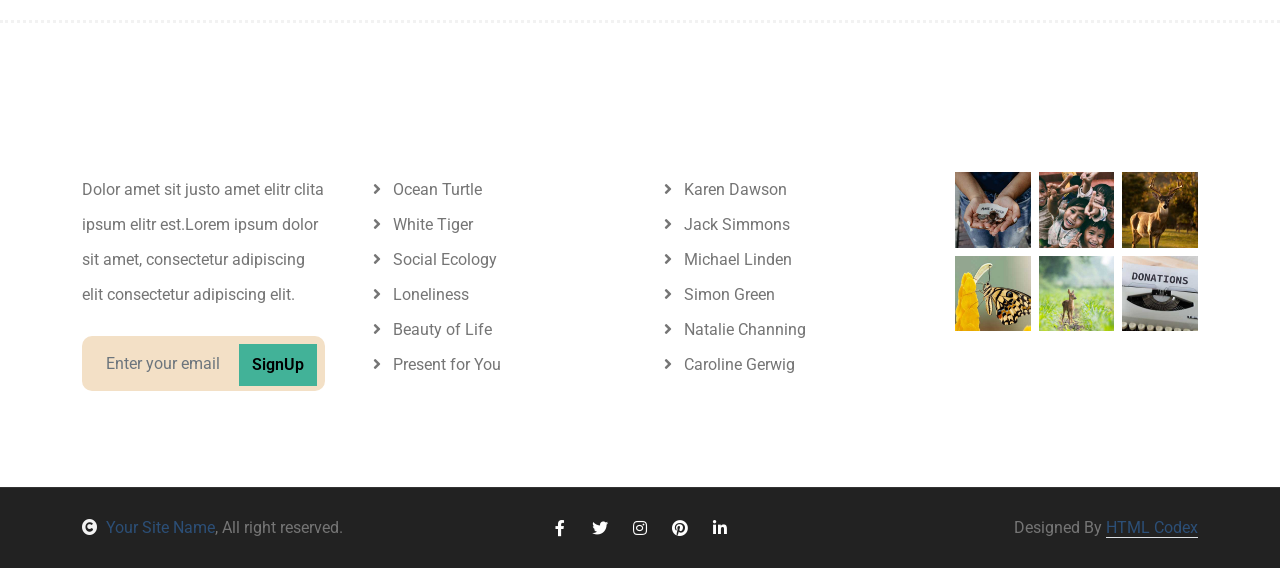
<file: gallery.html>
<!DOCTYPE html>
<html lang="en">

    <head>
        <meta charset="utf-8">
        <title>Environs - Environmental & Nature Website Template</title>
        <meta content="width=device-width, initial-scale=1.0" name="viewport">
        <meta content="" name="keywords">
        <meta content="" name="description">

        <!-- Google Web Fonts -->
        <link rel="preconnect" href="https://fonts.googleapis.com">
        <link rel="preconnect" href="https://fonts.gstatic.com" crossorigin>
        <link href="https://fonts.googleapis.com/css2?family=Jost:wght@500;600&family=Roboto&display=swap" rel="stylesheet"> 

        <!-- Icon Font Stylesheet -->
        <link rel="stylesheet" href="https://use.fontawesome.com/releases/v5.15.4/css/all.css"/>
        <link href="https://cdn.jsdelivr.net/npm/bootstrap-icons@1.4.1/font/bootstrap-icons.css" rel="stylesheet">

        <!-- Libraries Stylesheet -->
        <link href="lib/owlcarousel/assets/owl.carousel.min.css" rel="stylesheet">
        <link href="lib/lightbox/css/lightbox.min.css" rel="stylesheet">


        <!-- Customized Bootstrap Stylesheet -->
        <link href="css/bootstrap.min.css" rel="stylesheet">

        <!-- Template Stylesheet -->
        <link href="css/style.css" rel="stylesheet">
    </head>

    <body>

        <!-- Spinner Start -->
        <div id="spinner" class="show w-100 vh-100 bg-white position-fixed translate-middle top-50 start-50  d-flex align-items-center justify-content-center">
            <div class="spinner-grow text-primary" role="status"></div>
        </div>
        <!-- Spinner End -->


        <!-- Navbar start -->
        <div class="container-fluid fixed-top px-0">
            <div class="container px-0">
                <div class="topbar">
                    <div class="row align-items-center justify-content-center">
                        <div class="col-md-8">
                            <div class="topbar-info d-flex flex-wrap">
                                <a href="#" class="text-light me-4"><i class="fas fa-envelope text-white me-2"></i>Example@gmail.com</a>
                                <a href="#" class="text-light"><i class="fas fa-phone-alt text-white me-2"></i>+01234567890</a>
                            </div>
                        </div>
                        <div class="col-md-4">
                            <div class="topbar-icon d-flex align-items-center justify-content-end">
                                <a href="#" class="btn-square text-white me-2"><i class="fab fa-facebook-f"></i></a>
                                <a href="#" class="btn-square text-white me-2"><i class="fab fa-twitter"></i></a>
                                <a href="#" class="btn-square text-white me-2"><i class="fab fa-instagram"></i></a>
                                <a href="#" class="btn-square text-white me-2"><i class="fab fa-pinterest"></i></a>
                                <a href="#" class="btn-square text-white me-0"><i class="fab fa-linkedin-in"></i></a>
                            </div>
                        </div>
                    </div>
                </div>
                <nav class="navbar navbar-light bg-light navbar-expand-xl">
                    <a href="index.html" class="navbar-brand ms-3">
                        <h1 class="text-primary display-5">Environs</h1>
                    </a>
                    <button class="navbar-toggler py-2 px-3 me-3" type="button" data-bs-toggle="collapse" data-bs-target="#navbarCollapse">
                        <span class="fa fa-bars text-primary"></span>
                    </button>
                    <div class="collapse navbar-collapse bg-light" id="navbarCollapse">
                        <div class="navbar-nav ms-auto">
                            <a href="index.html" class="nav-item nav-link">Home</a>
                             <a href="about.html" class="nav-item nav-link">About Us</a>
                            <a href="service.html" class="nav-item nav-link">Services</a>
                            <a href="causes.html" class="nav-item nav-link">Causes</a>
                            <a href="events.html" class="nav-item nav-link">Events</a>
                            <div class="nav-item dropdown">
                                <a href="#" class="nav-link dropdown-toggle active" data-bs-toggle="dropdown">Pages</a>
                                <div class="dropdown-menu m-0 bg-secondary rounded-0">
                                    <a href="blog.html" class="dropdown-item">Blog</a>
                                    <a href="gallery.html" class="dropdown-item active">Gallery</a>
                                    <a href="volunteer.html" class="dropdown-item">Volunteers</a>
                                    <a href="donation.html" class="dropdown-item">Donation</a>
                                    <a href="404.html" class="dropdown-item">404 Error</a>
                                </div>
                            </div>
                            <a href="contact.html" class="nav-item nav-link">Contact</a>
                        </div>
                        <div class="d-flex align-items-center flex-nowrap pt-xl-0" style="margin-left: 15px;">
                            <a href="" class="btn-hover-bg btn btn-primary text-white py-2 px-4 me-3">Donate Now</a>
                        </div>
                    </div>
                </nav>
            </div>
        </div>
        <!-- Navbar End -->

        <!-- Header Start -->
        <div class="container-fluid bg-breadcrumb">
            <div class="container text-center py-5" style="max-width: 900px;">
                <h3 class="text-white display-3 mb-4">Image Gallery</h1>
                <p class="fs-5 text-white mb-4">Help today because tomorrow you may be the one who needs more helping!</p>
                <ol class="breadcrumb justify-content-center mb-0">
                    <li class="breadcrumb-item"><a href="index.html">Home</a></li>
                    <li class="breadcrumb-item"><a href="#">Pages</a></li>
                    <li class="breadcrumb-item active text-white">Gallery</li>
                </ol>    
            </div>
        </div>
        <!-- Header End -->

        <!-- Gallery Start -->
        <div class="container-fluid gallery py-5 my-5 px-0">
            <div class="text-center mx-auto pb-5" style="max-width: 800px;">
                <h5 class="text-uppercase text-primary">Our work</h5>
                <h1 class="mb-4">We consider environment welfare</h1>
                <p class="mb-0">Lorem ipsum dolor sit amet consectur adip sed eiusmod amet consectur adip sed eiusmod tempor ipsum dolor sit amet consectur adip sed eiusmod amet consectur adip sed eiusmod tempor.</p>
            </div>
            <div class="row g-0">
                <div class="col-lg-4">
                    <div class="gallery-item">
                        <img src="img/gallery-2.jpg" class="img-fluid w-100" alt="">
                        <div class="search-icon">
                            <a href="img/gallery-2.jpg" data-lightbox="gallery-2" class="my-auto"><i class="fas fa-search-plus btn-hover-color bg-white text-primary p-3"></i></a>
                        </div>
                        <div class="gallery-content">
                            <div class="gallery-inner pb-5">
                                <a href="#" class="h4 text-white">Beauty Of Life</a>
                                <a href="#" class="text-white"><p class="mb-0">Gallery Name</p></a>
                            </div>
                        </div>
                    </div>
                    <div class="gallery-item">
                        <img src="img/gallery-3.jpg" class="img-fluid w-100" alt="">
                        <div class="search-icon">
                            <a href="img/gallery-3.jpg" data-lightbox="gallery-3" class="my-auto"><i class="fas fa-search-plus btn-hover-color bg-white text-primary p-3"></i></a>
                        </div>
                        <div class="gallery-content">
                            <div class="gallery-inner pb-5">
                                <a href="#" class="h4 text-white">Beauty Of Life</a>
                                <a href="#" class="text-white"><p class="mb-0">Gallery Name</p></a>
                            </div>
                        </div>
                    </div>
                </div>
                <div class="col-lg-4">
                    <div class="gallery-item">
                        <img src="img/gallery-1.jpg" class="img-fluid w-100" alt="">
                        <div class="search-icon">
                            <a href="img/gallery-1.jpg" data-lightbox="gallery-1" class="my-auto"><i class="fas fa-search-plus btn-hover-color bg-white text-primary p-3"></i></a>
                        </div>
                        <div class="gallery-content">
                            <div class="gallery-inner pb-5">
                                <a href="#" class="h4 text-white">Beauty Of Life</a>
                                <a href="#" class="text-white"><p class="mb-0">Gallery Name</p></a>
                            </div>
                        </div>
                    </div>
                </div>
                <div class="col-lg-4">
                    <div class="gallery-item">
                        <img src="img/gallery-4.jpg" class="img-fluid w-100" alt="">
                        <div class="search-icon">
                            <a href="img/gallery-4.jpg" data-lightbox="gallery-4" class="my-auto"><i class="fas fa-search-plus btn-hover-color bg-white text-primary p-3"></i></a>
                        </div>
                        <div class="gallery-content">
                            <div class="gallery-inner pb-5">
                                <a href="#" class="h4 text-white">Beauty Of Life</a>
                                <a href="#" class="text-white"><p class="mb-0">Gallery Name</p></a>
                            </div>
                        </div>
                    </div>
                    <div class="gallery-item">
                        <img src="img/gallery-5.jpg" class="img-fluid w-100" alt="">
                        <div class="search-icon">
                            <a href="img/gallery-5.jpg" data-lightbox="gallery-5" class="my-auto"><i class="fas fa-search-plus btn-hover-color bg-white text-primary p-3"></i></a>
                        </div>
                        <div class="gallery-content">
                            <div class="gallery-inner pb-5">
                                <a href="#" class="h4 text-white">Beauty Of Life</a>
                                <a href="#" class="text-white"><p class="mb-0">Gallery Name</p></a>
                            </div>
                        </div>
                    </div>
                </div>
            </div>
        </div>
        <!-- Gallery End -->


        <!-- Footer Start -->
        <div class="container-fluid footer bg-dark text-body py-5">
            <div class="container py-5">
                <div class="row g-5">
                    <div class="col-md-6 col-lg-6 col-xl-3">
                        <div class="footer-item">
                            <h4 class="mb-4 text-white">Newsletter</h4>
                            <p class="mb-4">Dolor amet sit justo amet elitr clita ipsum elitr est.Lorem ipsum dolor sit amet, consectetur adipiscing elit consectetur adipiscing elit.</p>
                            <div class="position-relative mx-auto">
                                <input class="form-control border-0 bg-secondary w-100 py-3 ps-4 pe-5" type="text" placeholder="Enter your email">
                                <button type="button" class="btn-hover-bg btn btn-primary position-absolute top-0 end-0 py-2 mt-2 me-2">SignUp</button>
                            </div>
                        </div>
                    </div>
                    <div class="col-md-6 col-lg-6 col-xl-3">
                        <div class="footer-item d-flex flex-column">
                            <h4 class="mb-4 text-white">Our Services</h4>
                            <a href=""><i class="fas fa-angle-right me-2"></i> Ocean Turtle</a>
                            <a href=""><i class="fas fa-angle-right me-2"></i> White Tiger</a>
                            <a href=""><i class="fas fa-angle-right me-2"></i> Social Ecology</a>
                            <a href=""><i class="fas fa-angle-right me-2"></i> Loneliness</a>
                            <a href=""><i class="fas fa-angle-right me-2"></i> Beauty of Life</a>
                            <a href=""><i class="fas fa-angle-right me-2"></i> Present for You</a>
                        </div>
                    </div>
                    <div class="col-md-6 col-lg-6 col-xl-3">
                        <div class="footer-item d-flex flex-column">
                            <h4 class="mb-4 text-white">Volunteer</h4>
                            <a href=""><i class="fas fa-angle-right me-2"></i> Karen Dawson</a>
                            <a href=""><i class="fas fa-angle-right me-2"></i> Jack Simmons</a>
                            <a href=""><i class="fas fa-angle-right me-2"></i> Michael Linden</a>
                            <a href=""><i class="fas fa-angle-right me-2"></i> Simon Green</a>
                            <a href=""><i class="fas fa-angle-right me-2"></i> Natalie Channing</a>
                            <a href=""><i class="fas fa-angle-right me-2"></i> Caroline Gerwig</a>
                        </div>
                    </div>
                    <div class="col-md-6 col-lg-6 col-xl-3">
                        <div class="footer-item">
                            <h4 class="mb-4 text-white">Our Gallery</h4>
                            <div class="row g-2">
                                <div class="col-4">
                                    <div class="footer-gallery">
                                        <img src="img/gallery-footer-1.jpg" class="img-fluid w-100" alt="">
                                        <div class="footer-search-icon">
                                            <a href="img/gallery-footer-1.jpg" data-lightbox="footerGallery-1" class="my-auto"><i class="fas fa-search-plus text-white"></i></a>
                                        </div>
                                    </div>
                               </div>
                               <div class="col-4">
                                    <div class="footer-gallery">
                                        <img src="img/gallery-footer-2.jpg" class="img-fluid w-100" alt="">
                                        <div class="footer-search-icon">
                                            <a href="img/gallery-footer-2.jpg" data-lightbox="footerGallery-2" class="my-auto"><i class="fas fa-search-plus text-white"></i></a>
                                        </div>
                                    </div>
                               </div>
                                <div class="col-4">
                                    <div class="footer-gallery">
                                        <img src="img/gallery-footer-3.jpg" class="img-fluid w-100" alt="">
                                        <div class="footer-search-icon">
                                            <a href="img/gallery-footer-3.jpg" data-lightbox="footerGallery-3" class="my-auto"><i class="fas fa-search-plus text-white"></i></a>
                                        </div>
                                    </div>
                               </div>
                                <div class="col-4">
                                    <div class="footer-gallery">
                                        <img src="img/gallery-footer-4.jpg" class="img-fluid w-100" alt="">
                                        <div class="footer-search-icon">
                                            <a href="img/gallery-footer-4.jpg" data-lightbox="footerGallery-4" class="my-auto"><i class="fas fa-search-plus text-white"></i></a>
                                        </div>
                                    </div>
                               </div>
                                <div class="col-4">
                                    <div class="footer-gallery">
                                        <img src="img/gallery-footer-5.jpg" class="img-fluid w-100" alt="">
                                        <div class="footer-search-icon">
                                            <a href="img/gallery-footer-5.jpg" data-lightbox="footerGallery-5" class="my-auto"><i class="fas fa-search-plus text-white"></i></a>
                                        </div>
                                    </div>
                               </div>
                               <div class="col-4">
									<div class="footer-gallery">
										<img src="img/gallery-footer-6.jpg" class="img-fluid w-100" alt="">
                                        <div class="footer-search-icon">
                                            <a href="img/gallery-footer-6.jpg" data-lightbox="footerGallery-6" class="my-auto"><i class="fas fa-search-plus text-white"></i></a>
                                        </div>
									</div>
								</div>
                            </div>
                        </div>
                    </div>
                </div>
            </div>
        </div>
        <!-- Footer End -->
        

        <!-- Copyright Start -->
        <div class="container-fluid copyright py-4">
            <div class="container">
                <div class="row g-4 align-items-center">
                    <div class="col-md-4 text-center text-md-start mb-md-0">
                        <span class="text-body"><a href="#"><i class="fas fa-copyright text-light me-2"></i>Your Site Name</a>, All right reserved.</span>
                    </div>
                    <div class="col-md-4 text-center">
                        <div class="d-flex align-items-center justify-content-center">
                            <a href="#" class="btn-hover-color btn-square text-white me-2"><i class="fab fa-facebook-f"></i></a>
                            <a href="#" class="btn-hover-color btn-square text-white me-2"><i class="fab fa-twitter"></i></a>
                            <a href="#" class="btn-hover-color btn-square text-white me-2"><i class="fab fa-instagram"></i></a>
                            <a href="#" class="btn-hover-color btn-square text-white me-2"><i class="fab fa-pinterest"></i></a>
                            <a href="#" class="btn-hover-color btn-square text-white me-0"><i class="fab fa-linkedin-in"></i></a>
                        </div>
                    </div>
                    <div class="col-md-4 text-center text-md-end text-body">
                        <!--/*** This template is free as long as you keep the below author’s credit link/attribution link/backlink. ***/-->
                        <!--/*** If you'd like to use the template without the below author’s credit link/attribution link/backlink, ***/-->
                        <!--/*** you can purchase the Credit Removal License from "https://htmlcodex.com/credit-removal". ***/-->
                        Designed By <a class="border-bottom" href="https://htmlcodex.com">HTML Codex</a>
                    </div>
                </div>
            </div>
        </div>
        <!-- Copyright End -->


        <!-- Back to Top -->
        <a href="#" class="btn btn-primary btn-primary-outline-0 btn-md-square back-to-top"><i class="fa fa-arrow-up"></i></a>   

        
        <!-- JavaScript Libraries -->
        <script src="https://ajax.googleapis.com/ajax/libs/jquery/3.6.4/jquery.min.js"></script>
        <script src="https://cdn.jsdelivr.net/npm/bootstrap@5.0.0/dist/js/bootstrap.bundle.min.js"></script>
        <script src="lib/easing/easing.min.js"></script>
        <script src="lib/waypoints/waypoints.min.js"></script>
        <script src="lib/counterup/counterup.min.js"></script>
        <script src="lib/owlcarousel/owl.carousel.min.js"></script>
        <script src="lib/lightbox/js/lightbox.min.js"></script>
        

        <!-- Template Javascript -->
        <script src="js/main.js"></script>

    </body>

</html>
</file>
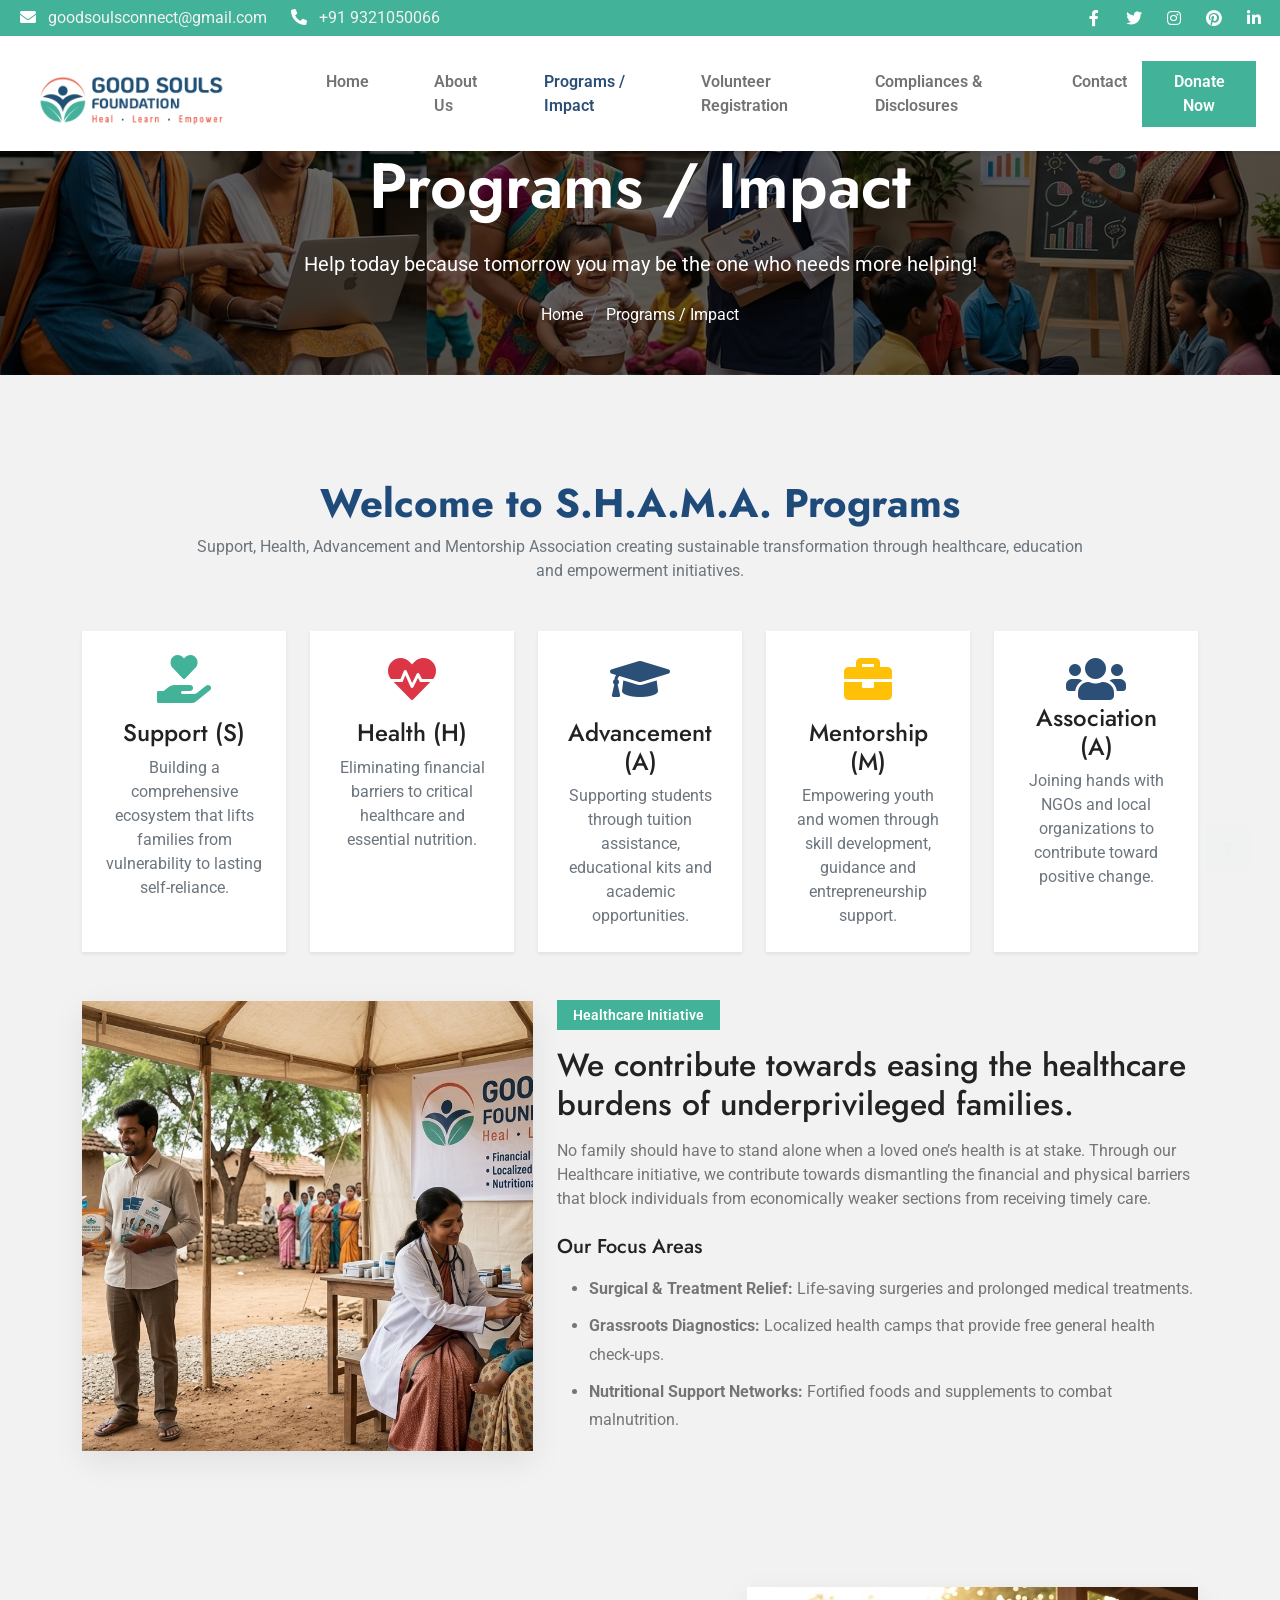
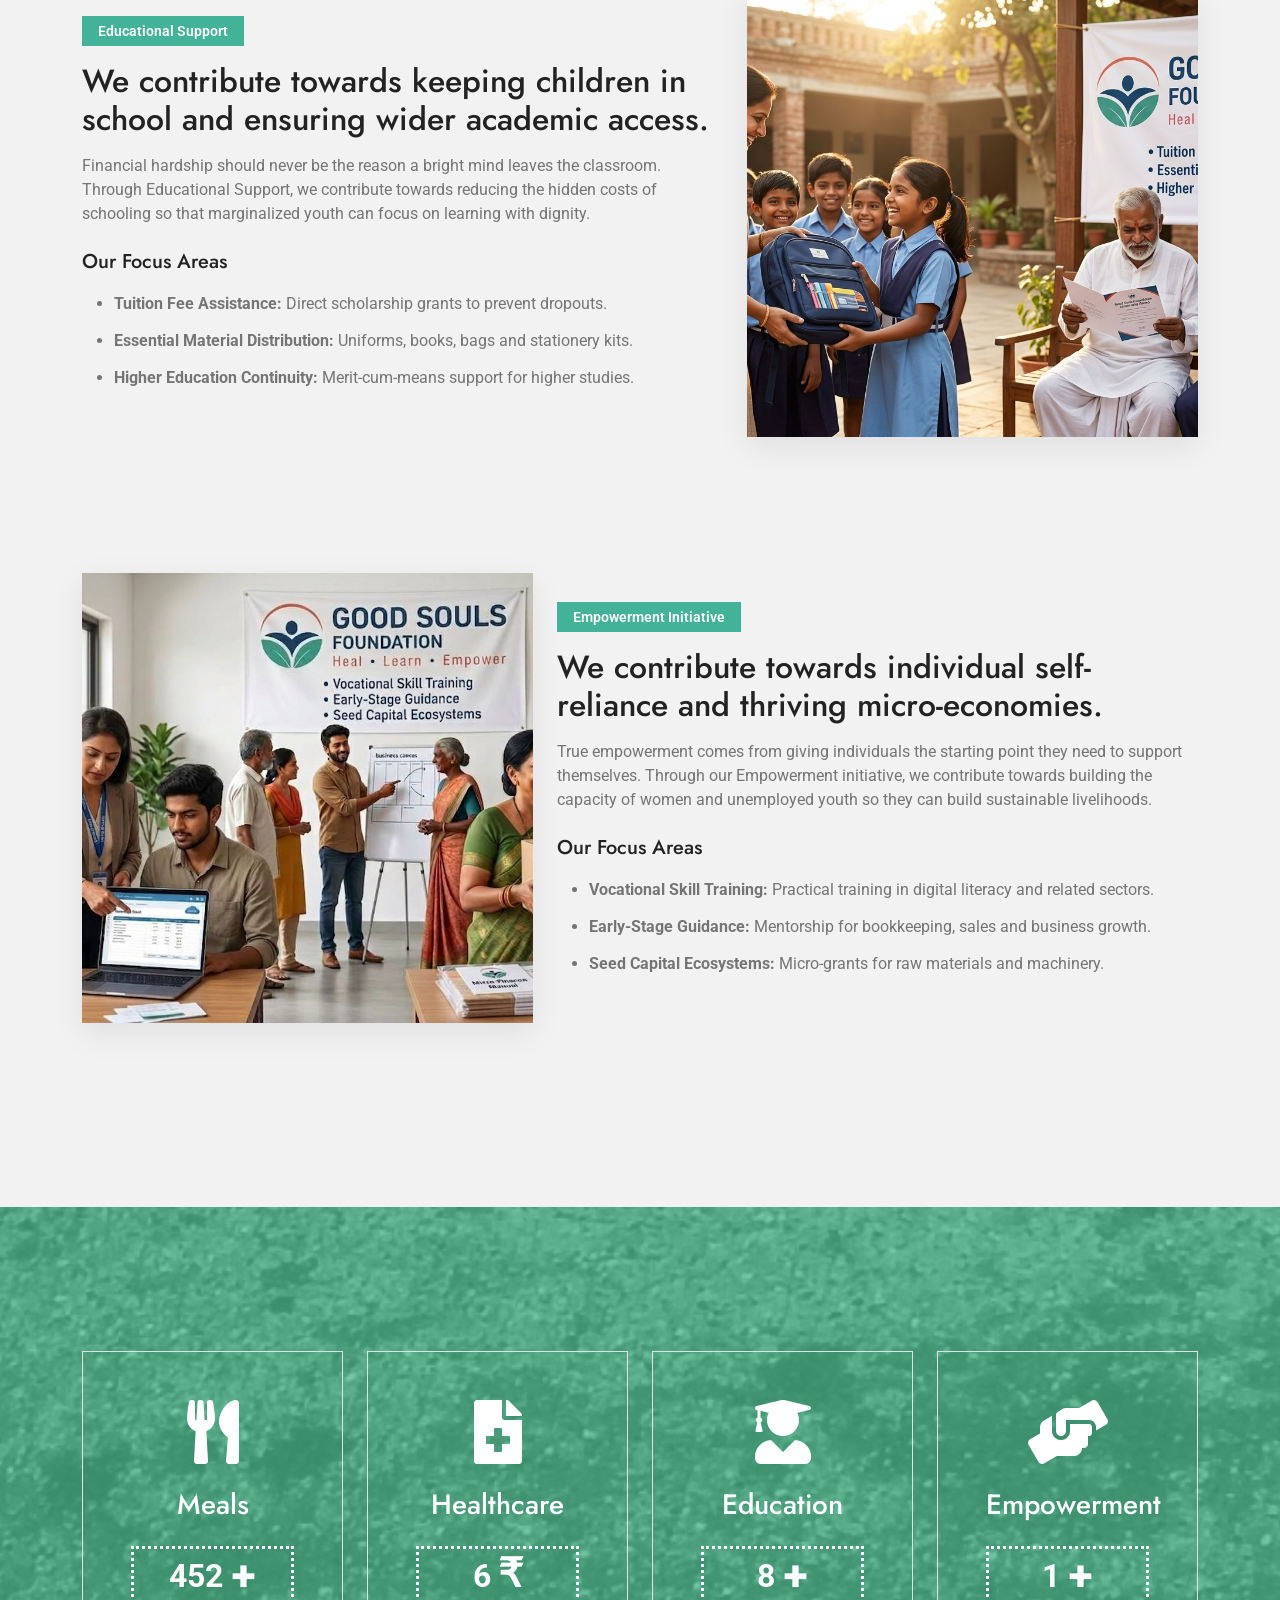
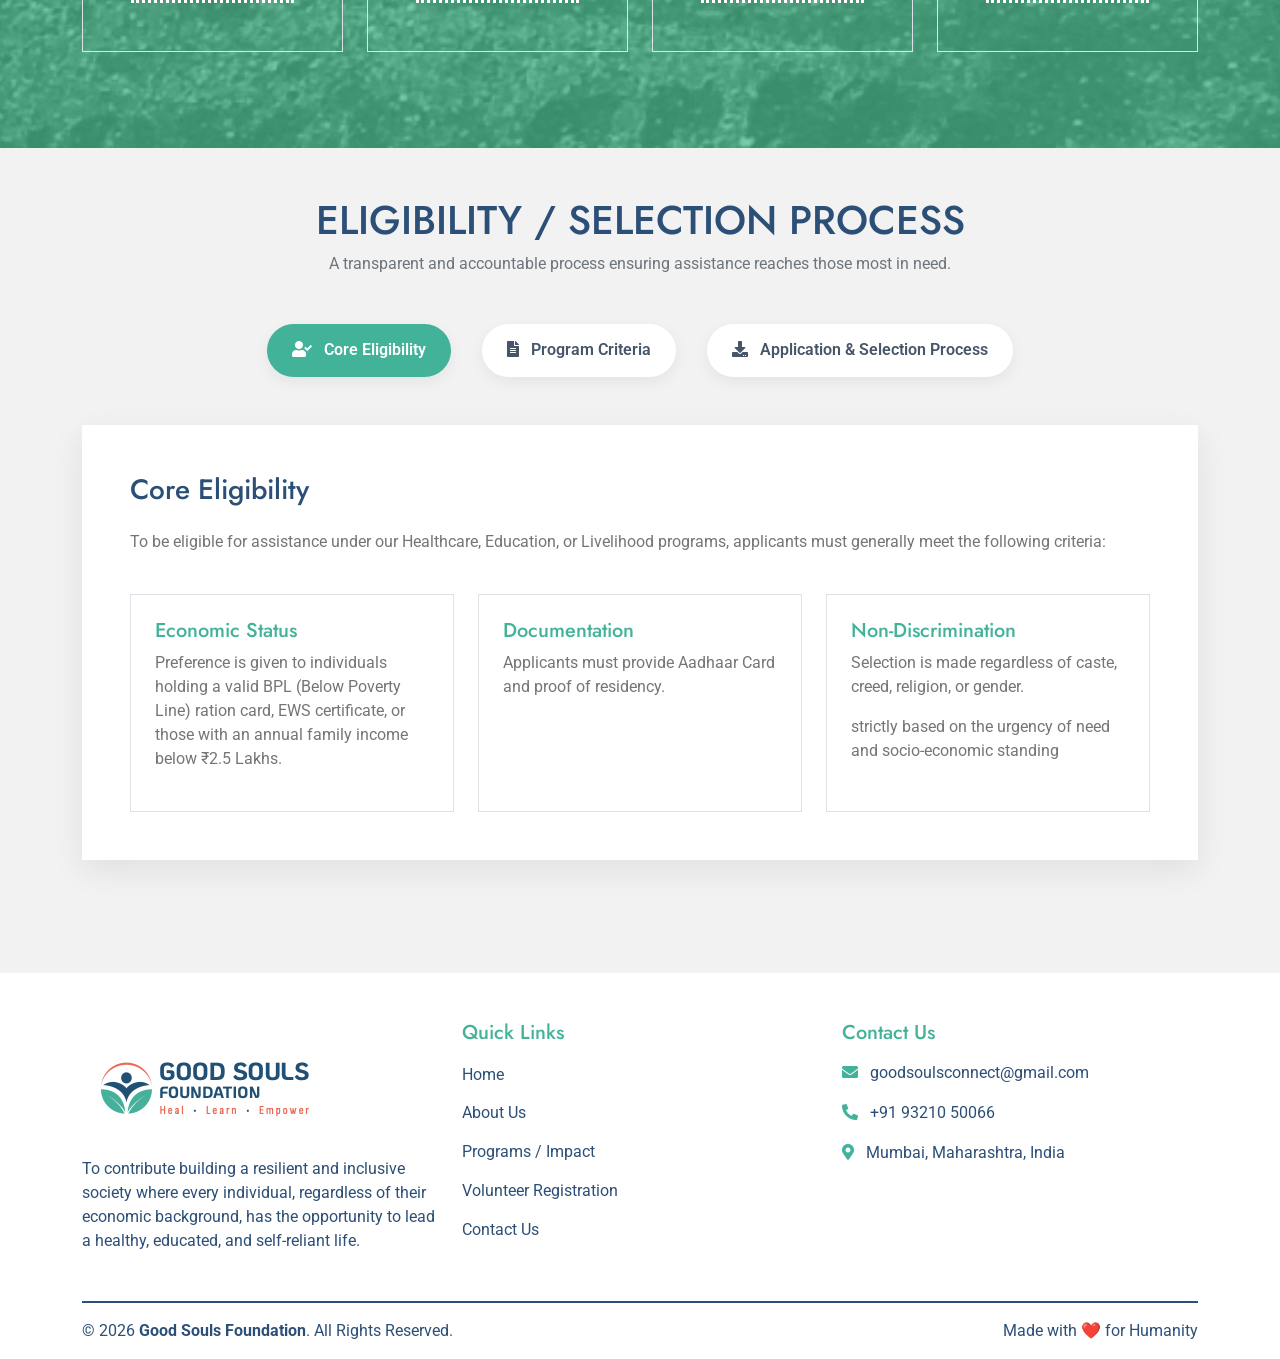
<file: program_impact.html>
<!DOCTYPE html>
<html lang="en">

    <head>
        <meta charset="utf-8">
        <title>Good Soul</title>
        <meta content="width=device-width, initial-scale=1.0" name="viewport">
        <meta content="" name="keywords">
        <meta content="" name="description">

        <!-- Google Web Fonts -->
        <link rel="preconnect" href="https://fonts.googleapis.com">
        <link rel="preconnect" href="https://fonts.gstatic.com" crossorigin>
        <link href="https://fonts.googleapis.com/css2?family=Jost:wght@500;600&family=Roboto&display=swap" rel="stylesheet"> 

        <!-- Icon Font Stylesheet -->
        <link rel="stylesheet" href="https://use.fontawesome.com/releases/v5.15.4/css/all.css"/>
        <link href="https://cdn.jsdelivr.net/npm/bootstrap-icons@1.4.1/font/bootstrap-icons.css" rel="stylesheet">

        <!-- Libraries Stylesheet -->
        <link href="lib/owlcarousel/assets/owl.carousel.min.css" rel="stylesheet">
        <link href="lib/lightbox/css/lightbox.min.css" rel="stylesheet">


        <!-- Customized Bootstrap Stylesheet -->
        <link href="css/bootstrap.min.css" rel="stylesheet">

        <!-- Template Stylesheet -->
        <link href="css/style.css" rel="stylesheet">
    </head>

    <body>

        <!-- Spinner Start -->
        <div id="spinner" class="show w-100 vh-100 bg-white position-fixed translate-middle top-50 start-50  d-flex align-items-center justify-content-center">
            <div class="spinner-grow text-primary" role="status"></div>
        </div>
        <!-- Spinner End -->
   <div class="container-fluid fixed-top px-0">
            <div class="container px-0">
                <div class="topbar">
                    <div class="row align-items-center justify-content-center">
                        <div class="col-md-8">
                            <div class="topbar-info d-flex flex-wrap">
                                <a href="#" class="text-light me-4"><i class="fas fa-envelope text-white me-2"></i>Example@gmail.com</a>
                                <a href="#" class="text-light"><i class="fas fa-phone-alt text-white me-2"></i>+01234567890</a>
                            </div>
                        </div>
                        <div class="col-md-4">
                            <div class="topbar-icon d-flex align-items-center justify-content-end">
                                <a href="#" class="btn-square text-white me-2"><i class="fab fa-facebook-f"></i></a>
                                <a href="#" class="btn-square text-white me-2"><i class="fab fa-twitter"></i></a>
                                <a href="#" class="btn-square text-white me-2"><i class="fab fa-instagram"></i></a>
                                <a href="#" class="btn-square text-white me-2"><i class="fab fa-pinterest"></i></a>
                                <a href="#" class="btn-square text-white me-0"><i class="fab fa-linkedin-in"></i></a>
                            </div>
                        </div>
                    </div>
                </div>
                <nav class="navbar navbar-light bg-light navbar-expand-xl">
                    <a href="index.html" class="navbar-brand ms-3">
                        <h1 class="text-primary display-5">Environs</h1>
                    </a>
                    <button class="navbar-toggler py-2 px-3 me-3" type="button" data-bs-toggle="collapse" data-bs-target="#navbarCollapse">
                        <span class="fa fa-bars text-primary"></span>
                    </button>
                    <div class="collapse navbar-collapse bg-light" id="navbarCollapse">
                        <div class="navbar-nav ms-auto">
                            <a href="index.html" class="nav-item nav-link active">Home</a>
                             <a href="about.html" class="nav-item nav-link">About Us</a>
                            <a href="program_impact.html" class="nav-item nav-link">Programs / Impact</a>
                            <!-- <!-- <a href="causes.html" class="nav-item nav-link">Causes</a> -->
                            <a href="Volunteer_Registration.html" class="nav-item nav-link">Volunteer Registration</a> 
                            <!-- <div class="nav-item dropdown">
                                <a href="#" class="nav-link dropdown-toggle" data-bs-toggle="dropdown">Pages</a>
                                <div class="dropdown-menu m-0 bg-secondary rounded-0">
                                    <a href="blog.html" class="dropdown-item">Blog</a>
                                    <a href="gallery.html" class="dropdown-item">Gallery</a>
                                    <a href="volunteer.html" class="dropdown-item">Volunteers</a>
                                    <a href="donation.html" class="dropdown-item">Donation</a>
                                    <a href="404.html" class="dropdown-item">404 Error</a>
                                </div>
                            </div> -->
                            <a href="contact.html" class="nav-item nav-link">Contact</a>
                        </div>
                    </div>
                </nav>
            </div>
        </div>

        <!-- Navbar start -->
        <div class="container-fluid fixed-top px-0">

            <!-- Top Bar -->
            <div class="px-0" style="max-width: 100% !important;">
                <div class="topbar">
                    <div class="row align-items-center justify-content-center">
                        <div class="col-md-8">
                            <div class="topbar-info d-flex flex-wrap">
                                <a href="#" class="text-light me-4">
                                    <i class="fas fa-envelope text-white me-2"></i>
                                    goodsoulsconnect@gmail.com
                                </a>
                                <a href="#" class="text-light">
                                    <i class="fas fa-phone-alt text-white me-2"></i>
                                    +91 9321050066
                                </a>
                            </div>
                        </div>

                        <div class="col-md-4">
                            <div class="topbar-icon d-flex align-items-center justify-content-end">
                                <a href="#" class="btn-square text-white me-2">
                                    <i class="fab fa-facebook-f"></i>
                                </a>
                                <a href="#" class="btn-square text-white me-2">
                                    <i class="fab fa-twitter"></i>
                                </a>
                                <a href="https://www.instagram.com/goodsouls_foundation?igsh=MTdiazdyNHc0bTlnMg==&utm_source=ig_contact_invite"
                                    target="_blank"
                                    class="btn-square text-white me-2">
                                    <i class="fab fa-instagram"></i>
                                </a>
                                <a href="#" class="btn-square text-white me-2">
                                    <i class="fab fa-pinterest"></i>
                                </a>
                                <a href="#" class="btn-square text-white">
                                    <i class="fab fa-linkedin-in"></i>
                                </a>
                            </div>
                        </div>
                    </div>
                </div>
            </div>

            <!-- Full Width Navbar -->
            <nav class="navbar navbar-expand-xl navbar-light bg-white shadow-sm px-4">
                <a href="index.html" class="navbar-brand">
                    <img src="img/good_souls_logo.png"
                        alt="Good Souls Foundation"
                        style="height:105px;">
                </a>

                <button class="navbar-toggler py-2 px-3"
                        type="button"
                        data-bs-toggle="collapse"
                        data-bs-target="#navbarCollapse">
                    <span class="fa fa-bars text-primary"></span>
                </button>

                <div class="collapse navbar-collapse" id="navbarCollapse">

                    <div class="navbar-nav mx-auto">
                        <a href="index.html" class="nav-item nav-link">Home</a>
                        <a href="about.html" class="nav-item nav-link">About Us</a>
                        <a href="program_impact.html" class="nav-item nav-link active">
                            Programs / Impact
                        </a>
                        <a href="Volunteer_Registration.html" class="nav-item nav-link">
                            Volunteer Registration
                        </a>
                        <a href="compliance.html" class="nav-item nav-link">
                            Compliances & Disclosures
                        </a>
                        <a href="contact.html" class="nav-item nav-link">
                            Contact
                        </a>
                    </div>

                    <div class="d-flex align-items-center">
                        <a href="donation.html"
                        class="btn btn-primary text-white px-4 py-2">
                            Donate Now
                        </a>
                    </div>

                </div>
            </nav>

        </div>
        <!-- Navbar End -->
        
        <!-- Header Start -->
        <div class="container-fluid bg-breadcrumb">
            <div class="container text-center py-5" style="max-width: 900px;">
                <h3 class="text-white display-3 mb-4">Programs / Impact</h1>
                <p class="fs-5 text-white mb-4">Help today because tomorrow you may be the one who needs more helping!</p>
                <ol class="breadcrumb justify-content-center mb-0">
                    <li class="breadcrumb-item"><a href="index.html" class="text-white">Home</a></li>
                    <li class="breadcrumb-item active text-white">Programs / Impact</li>
                </ol>    
            </div>
        </div>
        <!-- Header End -->

        <!-- Services Start -->

<div class="container-fluid py-5 bg-light">

<div class="container py-5">

    <div class="text-center mb-5">

        <h1 class="fw-bold mt-2" style="color:#1f4b7a;">
            Welcome to S.H.A.M.A. Programs
        </h1>

        <p class="text-muted mx-auto" style="max-width:900px;">
            Support, Health, Advancement and Mentorship Association
            creating sustainable transformation through healthcare,
            education and empowerment initiatives.
        </p>

    </div>

    <div class="row g-4">

        <div class="col">

            <div class="bg-white shadow-sm rounded p-4 h-100 text-center">

                <i class="fas fa-hand-holding-heart fa-3x text-success mb-3"></i>

                <h4>Support (S)</h4>

                <p class="text-muted mb-0">
                    Building a comprehensive ecosystem that lifts families
                    from vulnerability to lasting self-reliance.
                </p>

            </div>

        </div>

        <div class="col">

            <div class="bg-white shadow-sm rounded p-4 h-100 text-center">

                <i class="fas fa-heartbeat fa-3x text-danger mb-3"></i>

                <h4>Health (H)</h4>

                <p class="text-muted mb-0">
                    Eliminating financial barriers to critical
                    healthcare and essential nutrition.
                </p>

            </div>

        </div>

        <div class="col">

            <div class="bg-white shadow-sm rounded p-4 h-100 text-center">

                <i class="fas fa-graduation-cap fa-3x text-primary mb-3"></i>

                <h4>Advancement (A)</h4>

                <p class="text-muted mb-0">
                    Supporting students through tuition assistance,
                    educational kits and academic opportunities.
                </p>

            </div>

        </div>

        <div class="col">

            <div class="bg-white shadow-sm rounded p-4 h-100 text-center">

                <i class="fas fa-briefcase fa-3x text-warning mb-3"></i>

                <h4>Mentorship (M)</h4>

                <p class="text-muted mb-0">
                    Empowering youth and women through skill development,
                    guidance and entrepreneurship support.
                </p>

            </div>

        </div>
         <div class="col">

            <div class="bg-white shadow-sm rounded p-4 h-100 text-center">

                <i class="fas fa-users fa-3x text-primary"></i>

                <h4>Association (A)</h4>

                <p class="text-muted mb-0">
                    Joining hands with NGOs and local organizations to contribute toward positive change.
                </p>

            </div>

        </div>

    </div>


        <!-- HEALTHCARE -->

        <div class="row align-items-center py-5">

            <div class="col-lg-5">

                <img src="img/program/Healthcare Initiative_SHAMA.png"
                     class="img-fluid rounded shadow"
                     style="width:100%;height:450px;object-fit:cover;">

            </div>

            <div class="col-lg-7">

                <span class="badge bg-success px-3 py-2 mb-3"
                      style="background:#42B298 !important;">
                    Healthcare Initiative
                </span>

                <h2 class="mb-3">
                    We contribute towards easing the healthcare burdens of underprivileged families.
                </h2>

                <p>
                    No family should have to stand alone when a loved one’s health is at stake. Through our Healthcare initiative, we contribute towards dismantling the financial and physical barriers that block individuals from economically weaker sections from receiving timely care.
                </p>

                <h5 class="mt-4">
                    Our Focus Areas
                </h5>

                <ul class="mt-3">
                    <li>
                        <strong>Surgical & Treatment Relief:</strong>
                        Life-saving surgeries and prolonged medical treatments.
                    </li>

                    <li class="mt-2">
                        <strong>Grassroots Diagnostics:</strong>
                        Localized health camps that provide free general health check-ups.
                    </li>

                    <li class="mt-2">
                        <strong>Nutritional Support Networks:</strong>
                        Fortified foods and supplements to combat malnutrition.
                    </li>
                </ul>

            </div>

        </div>

        <!-- EDUCATION -->

        <div class="row align-items-center py-5 flex-lg-row-reverse">

            <div class="col-lg-5">

                <img src="img/program/Educational Support_SHAMA.png"
                     class="img-fluid rounded shadow"
                     style="width:100%;height:450px;object-fit:cover;">

            </div>

            <div class="col-lg-7">

                <span class="badge bg-success px-3 py-2 mb-3"
                      style="background:#42B298 !important;">
                    Educational Support
                </span>

                <h2 class="mb-3">
                    We contribute towards keeping children in school and ensuring wider academic access.
                </h2>

                <p>
                    Financial hardship should never be the reason a bright mind leaves the classroom.
                    Through Educational Support, we contribute towards reducing the hidden costs of schooling
                    so that marginalized youth can focus on learning with dignity.
                </p>

                <h5 class="mt-4">
                    Our Focus Areas
                </h5>

                <ul class="mt-3">
                    <li>
                        <strong>Tuition Fee Assistance:</strong>
                        Direct scholarship grants to prevent dropouts.
                    </li>

                    <li class="mt-2">
                        <strong>Essential Material Distribution:</strong>
                        Uniforms, books, bags and stationery kits.
                    </li>

                    <li class="mt-2">
                        <strong>Higher Education Continuity:</strong>
                        Merit-cum-means support for higher studies.
                    </li>
                </ul>

            </div>

        </div>

        <!-- EMPOWERMENT -->

        <div class="row align-items-center py-5">

            <div class="col-lg-5">

                <img src="img/program/Empowerment Initiative_SHAMA.png"
                     class="img-fluid rounded shadow"
                     style="width:100%;height:450px;object-fit:cover;">

            </div>

            <div class="col-lg-7">

                <span class="badge bg-success px-3 py-2 mb-3"
                      style="background:#42B298 !important;">
                    Empowerment Initiative
                </span>

                <h2 class="mb-3">
                    We contribute towards individual self-reliance and thriving micro-economies.
                </h2>

                <p>
                    True empowerment comes from giving individuals the starting point they need to support themselves.
                    Through our Empowerment initiative, we contribute towards building the capacity of women
                    and unemployed youth so they can build sustainable livelihoods.
                </p>

                <h5 class="mt-4">
                    Our Focus Areas
                </h5>

                <ul class="mt-3">
                    <li>
                        <strong>Vocational Skill Training:</strong>
                        Practical training in digital literacy and related sectors.
                    </li>

                    <li class="mt-2">
                        <strong>Early-Stage Guidance:</strong>
                        Mentorship for bookkeeping, sales and business growth.
                    </li>

                    <li class="mt-2">
                        <strong>Seed Capital Ecosystems:</strong>
                        Micro-grants for raw materials and machinery.
                    </li>
                </ul>

            </div>

        </div>

    </div>

</div>


        <div class="container-fluid counter py-5" style="background: linear-gradient(rgba(60,199,143,.6), rgba(60,199,143,.6)), url(img/volunteers-bg.png) center center; background-size: cover;"> 
            <div class="container py-5">
                <div class="text-center mx-auto pb-5" style="max-width: 800px;">
                    <!-- <h5 class="text-uppercase text-primary" style="color: white !important;;">Impact</h5> -->
                    <!-- <p class="text-white mb-0">Lorem Ipsum is simply dummy text of the printing and typesetting industry. Lorem Ipsum has been the industry's standard dummy text ever since the 1500s, when an unknown printer took a galley
                    </p> -->
                </div>
                <div class="row g-4">
                    <div class="col-md-6 col-lg-6 col-xl-3">
                        <div class="counter-item text-center border p-5">
                            <i class="fas fa-utensils fa-4x text-white"></i>
                            <h3 class="text-white my-4">Meals</h3>
                            <div class="counter-counting" style="color: #fff;">
                                <span class="fs-2 fw-bold" data-toggle="counter-up" style="color: #fff ;">1600</span>
                                <span class="h1 fw-bold" style="color: #fff ;">+</span>
                            </div>
                        </div>
                    </div>
                    <div class="col-md-6 col-lg-6 col-xl-3">
                        <div class="counter-item text-center border p-5">
                            <i class="fas fa-file-medical fa-4x text-white"></i>
                            <h3 class="text-white my-4">Healthcare</h3>
                            <div class="counter-counting text-center border-white w-100" style="border-style: dotted; font-size: 30px;">
                                <span class="fs-2 fw-bold" data-toggle="counter-up" style="color: #fff ;">20</span>
                                <span class="h1 fw-bold" style="color: #fff ;">₹</span>
                            </div>
                        </div>
                    </div>
                    <div class="col-md-6 col-lg-6 col-xl-3">
                        <div class="counter-item text-center border p-5">
                            <i class="fas fa-user-graduate fa-4x text-white"></i>
                            <h3 class="text-white my-4">Education</h3>
                            <div class="counter-counting text-center border-white w-100" style="border-style: dotted; font-size: 30px;">
                                <span class="fs-2 fw-bold" data-toggle="counter-up" style="color: #fff ;">30</span>
                                <span class="h1 fw-bold" style="color: #fff ;">+</span>
                            </div>
                        </div>
                    </div>
                    <div class="col-md-6 col-lg-6 col-xl-3">
                        <div class="counter-item text-center border p-5">
                            <i class="fas fa-hands-helping fa-4x text-white"></i>
                            <h3 class="text-white my-4">Empowerment</h3>
                            <div class="counter-counting text-center border-white w-100" style="border-style: dotted; font-size: 30px;">
                                <span class="fs-2 fw-bold" data-toggle="counter-up" style="color: #fff ;">4</span>
                                <span class="h1 fw-bold" style="color: #fff ;">+</span>
                            </div>
                        </div>
                    </div>
                    <!-- <div class="col-12">
                        <div class="d-flex align-items-center justify-content-center">
                            <a class="btn-hover-bg btn btn-primary text-white py-2 px-4" href="#">Join With Us</a>
                        </div>
                    </div> -->
                </div>
            </div>
        </div> 

        
        <div class="container-fluid py-5 bg-light">

            <div class="container">

                <div class="text-center mb-5">

                    <h1 class="heading-color text-uppercase">
                        Eligibility / Selection Process
                    </h1>

                    <!-- <h1 class="fw-bold">
                        Beneficiary Selection Framework
                    </h1> -->

                    <p class="text-muted">
                        A transparent and accountable process ensuring assistance reaches those most in need.
                    </p>



                </div>

                <!-- TABS -->
<ul class="nav custom-tabs justify-content-center mb-5">

    <li class="nav-item">
        <button class="nav-link active "
                data-bs-toggle="pill"
                data-bs-target="#eligibility">

            <i class="fas fa-user-check me-2"></i>
            Core Eligibility

        </button>
    </li>

    <li class="nav-item">
        <button class="nav-link"
                data-bs-toggle="pill"
                data-bs-target="#program">

            <i class="fas fa-file-alt me-2"></i>
            Program Criteria

        </button>
    </li>

    <li class="nav-item">
        <button class="nav-link"
                data-bs-toggle="pill"
                data-bs-target="#process">

            <i class="fas fa-download me-2"></i>
            Application & Selection Process

        </button>
    </li>

</ul>


                <div class="tab-content">

                    <!-- TAB 1 -->

                    <div class="tab-pane fade show active"
                        id="eligibility">

                        <div class="bg-white shadow rounded p-5">

                            <h3 class="mb-4 heading-color">
                                Core Eligibility
                            </h3>

                            <p>
                                To be eligible for assistance under our Healthcare, Education, or Livelihood programs, applicants must generally meet the following criteria:
                            </p>

                            <div class="row g-4 mt-3">

                                <div class="col-lg-4">

                                    <div class="border rounded p-4 h-100">

                                        <h5 class="text-success">
                                            Economic Status
                                        </h5>

                                        <p>
                                            Preference is given to individuals holding a valid BPL (Below Poverty Line) ration card, EWS certificate, or those with an annual family income below ₹2.5 Lakhs.
                                        </p>

                                    </div>

                                </div>

                                <div class="col-lg-4">

                                    <div class="border rounded p-4 h-100">

                                        <h5 class="text-success">
                                            Documentation
                                        </h5>

                                        <p>
                                            Applicants must provide Aadhaar Card and proof of residency.
                                        </p>

                                    </div>

                                </div>

                                <div class="col-lg-4">

                                    <div class="border rounded p-4 h-100">

                                        <h5 class="text-success">
                                            Non-Discrimination
                                        </h5>

                                        <p>
                                            Selection is made regardless of caste, creed, religion, or gender.
                                        </p>
                                        <p>
                                            strictly based on the urgency of need and socio-economic standing
                                        </p>

                                    </div>

                                </div>

                            </div>

                        </div>

                    </div>

                    <!-- TAB 2 -->

                    <div class="tab-pane fade"
                        id="program">

                        <div class="bg-white shadow rounded p-5">

                            <h3 class="mb-4 heading-color">
                                Program-Specific Criteria
                            </h3>

                            <div class="accordion" id="programAccordion">

                                <div class="accordion-item">

                                    <h2 class="accordion-header">

                                        <button class="accordion-button"
                                                data-bs-toggle="collapse"
                                                data-bs-target="#healthcare">

                                            Healthcare & Medical Relief

                                        </button>

                                    </h2>

                                    <div id="healthcare"
                                        class="accordion-collapse collapse show">

                                        <div class="accordion-body">

                                            <ul>
                                                <li>Priority for life-threatening conditions and emergency surgeries.</li>
                                                <li>Medical prescriptions, hospital estimates and diagnostic reports required.</li>
                                                <li>Income Certificate required.</li>
                                                <li>Preference for applicants not adequately covered under insurance or Ayushman Bharat.</li>
                                            </ul>

                                        </div>

                                    </div>

                                </div>

                                <div class="accordion-item">

                                    <h2 class="accordion-header">

                                        <button class="accordion-button collapsed"
                                                data-bs-toggle="collapse"
                                                data-bs-target="#education">

                                            Education Support

                                        </button>

                                    </h2>

                                    <div id="education"
                                        class="accordion-collapse collapse">

                                        <div class="accordion-body">

                                            <ul>
                                                <li>Academic record and commitment to education assessed.</li>
                                                <li>Admission Letter / Fee Structure required.</li>
                                                <li>Income Certificate required.</li>
                                                <li>Bonafide Certificate required.</li>
                                                <li>Preference for first-generation learners, orphaned children and single-parent households.</li>
                                            </ul>

                                        </div>

                                    </div>

                                </div>

                                <div class="accordion-item">

                                    <h2 class="accordion-header">

                                        <button class="accordion-button collapsed"
                                                data-bs-toggle="collapse"
                                                data-bs-target="#livelihood">

                                            Livelihood & Skill Development

                                        </button>

                                    </h2>

                                    <div id="livelihood"
                                        class="accordion-collapse collapse">

                                        <div class="accordion-body">

                                            <ul>
                                                <li>Basic skill readiness or willingness to undergo vocational training.</li>
                                                <li>Assessment of business viability.</li>
                                                <li>Priority for women-led households and unemployed youth.</li>
                                            </ul>

                                        </div>

                                    </div>

                                </div>

                            </div>

                        </div>

                    </div>

                    <!-- TAB 3 -->

<div class="tab-pane fade" id="process">

    <div class="bg-white shadow rounded p-5">

        <h2 class="text-center mb-3 heading-color">
            Application & Selection Process
        </h2>

        <p class="text-center text-muted mb-5">
            Follow these simple steps to apply for assistance through <span style="color:#2c4f77;"><b>Good Souls Foundation</b></span>
        </p>

        <div class="row g-4">

            <div class="col-lg-4">

                <div class="process-box">

                    <div class="step-circle">1</div>

                    <h4 class="mt-4">
                        Download & Apply
                    </h4>

                    <p>
                        Download the application form and submit the completed form with all supporting documents.
                    </p>

                </div>

            </div>

            <div class="col-lg-4">

                <div class="process-box">

                    <div class="step-circle">2</div>

                    <h4 class="mt-4">
                        Verification
                    </h4>

                    <p>
                        Our field team or partner NGOs conduct a social audit through telephonic verification or home visits.
                    </p>

                </div>

            </div>

            <div class="col-lg-4">

                <div class="process-box">

                    <div class="step-circle">3</div>

                    <h4 class="mt-4">
                        Approval
                    </h4>

                    <p>
                        Verified applications are reviewed by the Selection Committee for final approval.
                    </p>

                </div>

            </div>

        </div>

        <div class="text-center mt-5 p-4 bg-light rounded">

            <h3>
                Ready to Apply?
            </h3>

            <p class="text-muted">
                Download the official application form and email the completed form with all required documents.
            </p>

            <a href="documents/Beneficiary_Application_Form.pdf" target="_blank"
               download
               class="btn btn-success btn-lg px-5 py-3">

                <i class="fas fa-download me-2"></i>
                Download Application Form

            </a>

            <p class="mt-4 mb-0">
                Submit completed applications to:
                <br>
                <strong>goodsoulsconnect@gmail.com</strong>
            </p>

        </div>

        <div class="alert alert-success mt-4">
        <strong>Transparency Commitment:</strong>

        <ul class="mt-2 mb-0">
            <li>Payments are made directly to hospitals, schools, institutions, or vendors.</li>
            <li>No cash assistance is provided to beneficiaries.</li>
            <li>All assistance is subject to fund availability.</li>
            <li>Support is provided in accordance with the Foundation's guidelines and approval process.</li>
        </ul>
    </div>

    </div>

```


                </div>

            </div>

            </div>
        </div>



        <!-- Services End -->


       
        

        <!-- Copyright Start -->
        <div class="container-fluid bg-dark text-white pt-5 pb-3">
    <div class="container">
        <div class="row">

            <!-- Logo & About -->
            <div class="col-lg-4 col-md-6 mb-4">
                <a href="#">
                    <img src="img/good_souls_logo.png" alt="">
                </a>
                <p class="mt-3 mb-0" style="color:#2c4f77;">
                    To contribute building a resilient and inclusive society where every individual, regardless of their economic background, has the opportunity to lead a healthy, educated, and self-reliant life.
                </p>
            </div>

            <!-- Quick Links -->
            <div class="col-lg-4 col-md-6 mb-4">
                <h5 class="text-success mb-3">Quick Links</h5>
                <ul class="list-unstyled">
                    <li><a href="index.html" class="footer-link">Home</a></li>
                    <li><a href="about.html" class="footer-link">About Us</a></li>
                    <li><a href="program_impact.html" class="footer-link">Programs / Impact</a></li>
                    <li><a href="Volunteer_Registration.html" class="footer-link">Volunteer Registration</a></li>
                    <li><a href="contact.html" class="footer-link">Contact Us</a></li>
                </ul>
            </div>

            <!-- Contact -->
            <div class="col-lg-4 col-md-12 mb-4">
                <h5 class="text-success mb-3">Contact Us</h5>

                <p style="color:#2c4f77">
                    <i class="fas fa-envelope text-success me-2"></i>
                    goodsoulsconnect@gmail.com
                </p>

                <p style="color:#2c4f77">
                    <i class="fas fa-phone-alt text-success me-2"></i>
                    +91 93210 50066
                </p>

                <p style="color:#2c4f77">
                    <i class="fas fa-map-marker-alt text-success me-2"></i>
                    Mumbai, Maharashtra, India
                </p>
            </div>

        </div>

        <hr style="border:0; border-top:2px solid #2c4f77; opacity:1;">

        <div class="row">
            <div class="col-md-6 text-center text-md-start" style="color:#2c4f77">
                © 2026 <strong>Good Souls Foundation</strong>. All Rights Reserved.
            </div>

            <div class="col-md-6 text-center text-md-end" style="color:#2c4f77">
                Made with ❤️ for Humanity
            </div>
        </div>

    </div>
</div>
        <!-- Copyright End -->


        <!-- Back to Top -->
        <a href="#" class="btn btn-primary btn-primary-outline-0 btn-md-square back-to-top"><i class="fa fa-arrow-up"></i></a>   

        
        <!-- JavaScript Libraries -->
        <script src="https://ajax.googleapis.com/ajax/libs/jquery/3.6.4/jquery.min.js"></script>
        <script src="https://cdn.jsdelivr.net/npm/bootstrap@5.0.0/dist/js/bootstrap.bundle.min.js"></script>
        <script src="lib/easing/easing.min.js"></script>
        <script src="lib/waypoints/waypoints.min.js"></script>
        <script src="lib/counterup/counterup.min.js"></script>
        <script src="lib/owlcarousel/owl.carousel.min.js"></script>
        <script src="lib/lightbox/js/lightbox.min.js"></script>
        

        <!-- Template Javascript -->
        <script src="js/main.js"></script>

    </body>

</html>
</file>
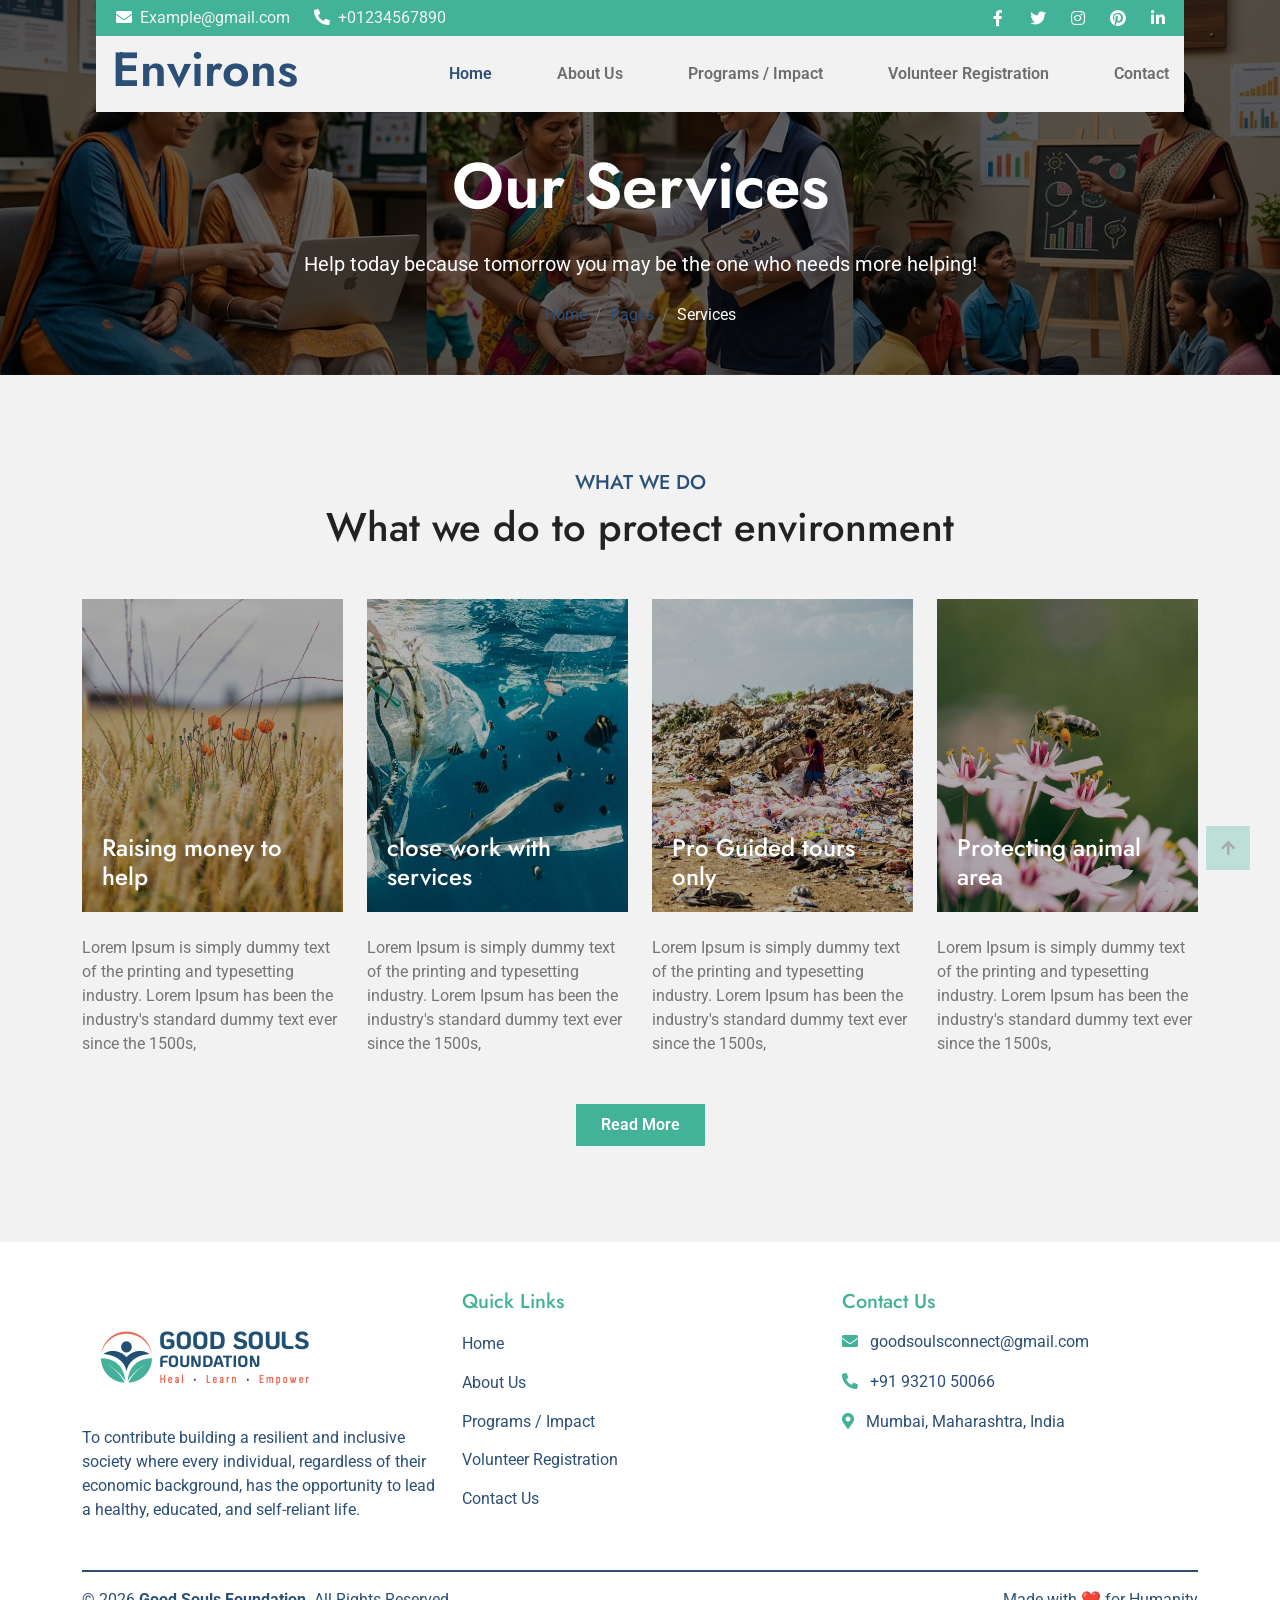
<file: service.html>
<!DOCTYPE html>
<html lang="en">

    <head>
        <meta charset="utf-8">
        <title>Environs - Environmental & Nature Website Template</title>
        <meta content="width=device-width, initial-scale=1.0" name="viewport">
        <meta content="" name="keywords">
        <meta content="" name="description">

        <!-- Google Web Fonts -->
        <link rel="preconnect" href="https://fonts.googleapis.com">
        <link rel="preconnect" href="https://fonts.gstatic.com" crossorigin>
        <link href="https://fonts.googleapis.com/css2?family=Jost:wght@500;600&family=Roboto&display=swap" rel="stylesheet"> 

        <!-- Icon Font Stylesheet -->
        <link rel="stylesheet" href="https://use.fontawesome.com/releases/v5.15.4/css/all.css"/>
        <link href="https://cdn.jsdelivr.net/npm/bootstrap-icons@1.4.1/font/bootstrap-icons.css" rel="stylesheet">

        <!-- Libraries Stylesheet -->
        <link href="lib/owlcarousel/assets/owl.carousel.min.css" rel="stylesheet">
        <link href="lib/lightbox/css/lightbox.min.css" rel="stylesheet">


        <!-- Customized Bootstrap Stylesheet -->
        <link href="css/bootstrap.min.css" rel="stylesheet">

        <!-- Template Stylesheet -->
        <link href="css/style.css" rel="stylesheet">
    </head>

    <body>

        <!-- Spinner Start -->
        <div id="spinner" class="show w-100 vh-100 bg-white position-fixed translate-middle top-50 start-50  d-flex align-items-center justify-content-center">
            <div class="spinner-grow text-primary" role="status"></div>
        </div>
        <!-- Spinner End -->


        <!-- Navbar start -->
        <div class="container-fluid fixed-top px-0">
            <div class="container px-0">
                <div class="topbar">
                    <div class="row align-items-center justify-content-center">
                        <div class="col-md-8">
                            <div class="topbar-info d-flex flex-wrap">
                                <a href="#" class="text-light me-4"><i class="fas fa-envelope text-white me-2"></i>Example@gmail.com</a>
                                <a href="#" class="text-light"><i class="fas fa-phone-alt text-white me-2"></i>+01234567890</a>
                            </div>
                        </div>
                        <div class="col-md-4">
                            <div class="topbar-icon d-flex align-items-center justify-content-end">
                                <a href="#" class="btn-square text-white me-2"><i class="fab fa-facebook-f"></i></a>
                                <a href="#" class="btn-square text-white me-2"><i class="fab fa-twitter"></i></a>
                                <a href="#" class="btn-square text-white me-2"><i class="fab fa-instagram"></i></a>
                                <a href="#" class="btn-square text-white me-2"><i class="fab fa-pinterest"></i></a>
                                <a href="#" class="btn-square text-white me-0"><i class="fab fa-linkedin-in"></i></a>
                            </div>
                        </div>
                    </div>
                </div>
                <nav class="navbar navbar-light bg-light navbar-expand-xl">
                    <a href="index.html" class="navbar-brand ms-3">
                        <h1 class="text-primary display-5">Environs</h1>
                    </a>
                    <button class="navbar-toggler py-2 px-3 me-3" type="button" data-bs-toggle="collapse" data-bs-target="#navbarCollapse">
                        <span class="fa fa-bars text-primary"></span>
                    </button>
                    <div class="collapse navbar-collapse bg-light" id="navbarCollapse">
                         <div class="navbar-nav ms-auto">
                            <a href="index.html" class="nav-item nav-link active">Home</a>
                             <a href="about.html" class="nav-item nav-link">About Us</a>
                            <a href="program_impact.html" class="nav-item nav-link">Programs / Impact</a>
                            <!-- <!-- <a href="causes.html" class="nav-item nav-link">Causes</a> -->
                            <a href="Volunteer_Registration.html" class="nav-item nav-link">Volunteer Registration</a> 
                            <!-- <div class="nav-item dropdown">
                                <a href="#" class="nav-link dropdown-toggle" data-bs-toggle="dropdown">Pages</a>
                                <div class="dropdown-menu m-0 bg-secondary rounded-0">
                                    <a href="blog.html" class="dropdown-item">Blog</a>
                                    <a href="gallery.html" class="dropdown-item">Gallery</a>
                                    <a href="volunteer.html" class="dropdown-item">Volunteers</a>
                                    <a href="donation.html" class="dropdown-item">Donation</a>
                                    <a href="404.html" class="dropdown-item">404 Error</a>
                                </div>
                            </div> -->
                            <a href="contact.html" class="nav-item nav-link">Contact</a>
                        </div>
                    </div>
                </nav>
            </div>
        </div>
        <!-- Navbar End -->

        <!-- Header Start -->
        <div class="container-fluid bg-breadcrumb">
            <div class="container text-center py-5" style="max-width: 900px;">
                <h3 class="text-white display-3 mb-4">Our Services</h1>
                <p class="fs-5 text-white mb-4">Help today because tomorrow you may be the one who needs more helping!</p>
                <ol class="breadcrumb justify-content-center mb-0">
                    <li class="breadcrumb-item"><a href="index.html">Home</a></li>
                    <li class="breadcrumb-item"><a href="#">Pages</a></li>
                    <li class="breadcrumb-item active text-white">Services</li>
                </ol>    
            </div>
        </div>
        <!-- Header End -->

        <!-- Services Start -->
        <div class="container-fluid service py-5 bg-light">
            <div class="container py-5">
                <div class="text-center mx-auto pb-5" style="max-width: 800px;">
                    <h5 class="text-uppercase text-primary">What we do</h5>
                    <h1 class="mb-0">What we do to protect environment</h1>
                </div>
                <div class="row g-4">
                    <div class="col-md-6 col-lg-6 col-xl-3">
                        <div class="service-item">
                            <img src="img/service-1.jpg" class="img-fluid w-100" alt="Image">
                            <div class="service-link">
                                <a href="#" class="h4 mb-0">Raising money to help</a>
                            </div>
                        </div>
                        <p class="my-4">Lorem Ipsum is simply dummy text of the printing and typesetting industry. Lorem Ipsum has been the industry's standard dummy text ever since the 1500s,
                        </p>
                    </div>
                    <div class="col-md-6 col-lg-6 col-xl-3">
                        <div class="service-item">
                            <img src="img/service-2.jpg" class="img-fluid w-100" alt="Image">
                            <div class="service-link">
                                <a href="#" class="h4 mb-0"> close work with services</a>
                            </div>
                        </div>
                        <p class="my-4">Lorem Ipsum is simply dummy text of the printing and typesetting industry. Lorem Ipsum has been the industry's standard dummy text ever since the 1500s,
                        </p>
                    </div>
                    <div class="col-md-6 col-lg-6 col-xl-3">
                        <div class="service-item">
                            <img src="img/service-3.jpg" class="img-fluid w-100" alt="Image">
                            <div class="service-link">
                                <a href="#" class="h4 mb-0">Pro Guided tours only</a>
                            </div>
                        </div>
                        <p class="my-4">Lorem Ipsum is simply dummy text of the printing and typesetting industry. Lorem Ipsum has been the industry's standard dummy text ever since the 1500s,
                        </p>
                    </div>
                    <div class="col-md-6 col-lg-6 col-xl-3">
                        <div class="service-item">
                            <img src="img/service-4.jpg" class="img-fluid w-100" alt="Image">
                            <div class="service-link">
                                <a href="#" class="h4 mb-0">Protecting animal area</a>
                            </div>
                        </div>
                        <p class="my-4">Lorem Ipsum is simply dummy text of the printing and typesetting industry. Lorem Ipsum has been the industry's standard dummy text ever since the 1500s,
                        </p>
                    </div>
                    <div class="col-12">
                        <div class="d-flex align-items-center justify-content-center">
                            <a class="btn-hover-bg btn btn-primary text-white py-2 px-4" href="#">Read More</a>
                        </div>
                    </div>
                </div>
            </div>
        </div>
        <!-- Services End -->


       
        

        <!-- Copyright Start -->
        <div class="container-fluid bg-dark text-white pt-5 pb-3">
    <div class="container">
        <div class="row">

            <!-- Logo & About -->
            <div class="col-lg-4 col-md-6 mb-4">
                <a href="#">
                    <img src="img/good_souls_logo.png" alt="">
                </a>
                <p class="mt-3 mb-0" style="color:#2c4f77;">
                    To contribute building a resilient and inclusive society where every individual, regardless of their economic background, has the opportunity to lead a healthy, educated, and self-reliant life.
                </p>
            </div>

            <!-- Quick Links -->
            <div class="col-lg-4 col-md-6 mb-4">
                <h5 class="text-success mb-3">Quick Links</h5>
                <ul class="list-unstyled">
                    <li><a href="index.html" class="footer-link">Home</a></li>
                    <li><a href="about.html" class="footer-link">About Us</a></li>
                    <li><a href="program_impact.html" class="footer-link">Programs / Impact</a></li>
                    <li><a href="Volunteer_Registration.html" class="footer-link">Volunteer Registration</a></li>
                    <li><a href="contact.html" class="footer-link">Contact Us</a></li>
                </ul>
            </div>

            <!-- Contact -->
            <div class="col-lg-4 col-md-12 mb-4">
                <h5 class="text-success mb-3">Contact Us</h5>

                <p style="color:#2c4f77">
                    <i class="fas fa-envelope text-success me-2"></i>
                    goodsoulsconnect@gmail.com
                </p>

                <p style="color:#2c4f77">
                    <i class="fas fa-phone-alt text-success me-2"></i>
                    +91 93210 50066
                </p>

                <p style="color:#2c4f77">
                    <i class="fas fa-map-marker-alt text-success me-2"></i>
                    Mumbai, Maharashtra, India
                </p>
            </div>

        </div>

        <hr style="border:0; border-top:2px solid #2c4f77; opacity:1;">

        <div class="row">
            <div class="col-md-6 text-center text-md-start" style="color:#2c4f77">
                © 2026 <strong>Good Souls Foundation</strong>. All Rights Reserved.
            </div>

            <div class="col-md-6 text-center text-md-end" style="color:#2c4f77">
                Made with ❤️ for Humanity
            </div>
        </div>

    </div>
</div>
        <!-- Copyright End -->


        <!-- Back to Top -->
        <a href="#" class="btn btn-primary btn-primary-outline-0 btn-md-square back-to-top"><i class="fa fa-arrow-up"></i></a>   

        
        <!-- JavaScript Libraries -->
        <script src="https://ajax.googleapis.com/ajax/libs/jquery/3.6.4/jquery.min.js"></script>
        <script src="https://cdn.jsdelivr.net/npm/bootstrap@5.0.0/dist/js/bootstrap.bundle.min.js"></script>
        <script src="lib/easing/easing.min.js"></script>
        <script src="lib/waypoints/waypoints.min.js"></script>
        <script src="lib/counterup/counterup.min.js"></script>
        <script src="lib/owlcarousel/owl.carousel.min.js"></script>
        <script src="lib/lightbox/js/lightbox.min.js"></script>
        

        <!-- Template Javascript -->
        <script src="js/main.js"></script>

    </body>

</html>
</file>
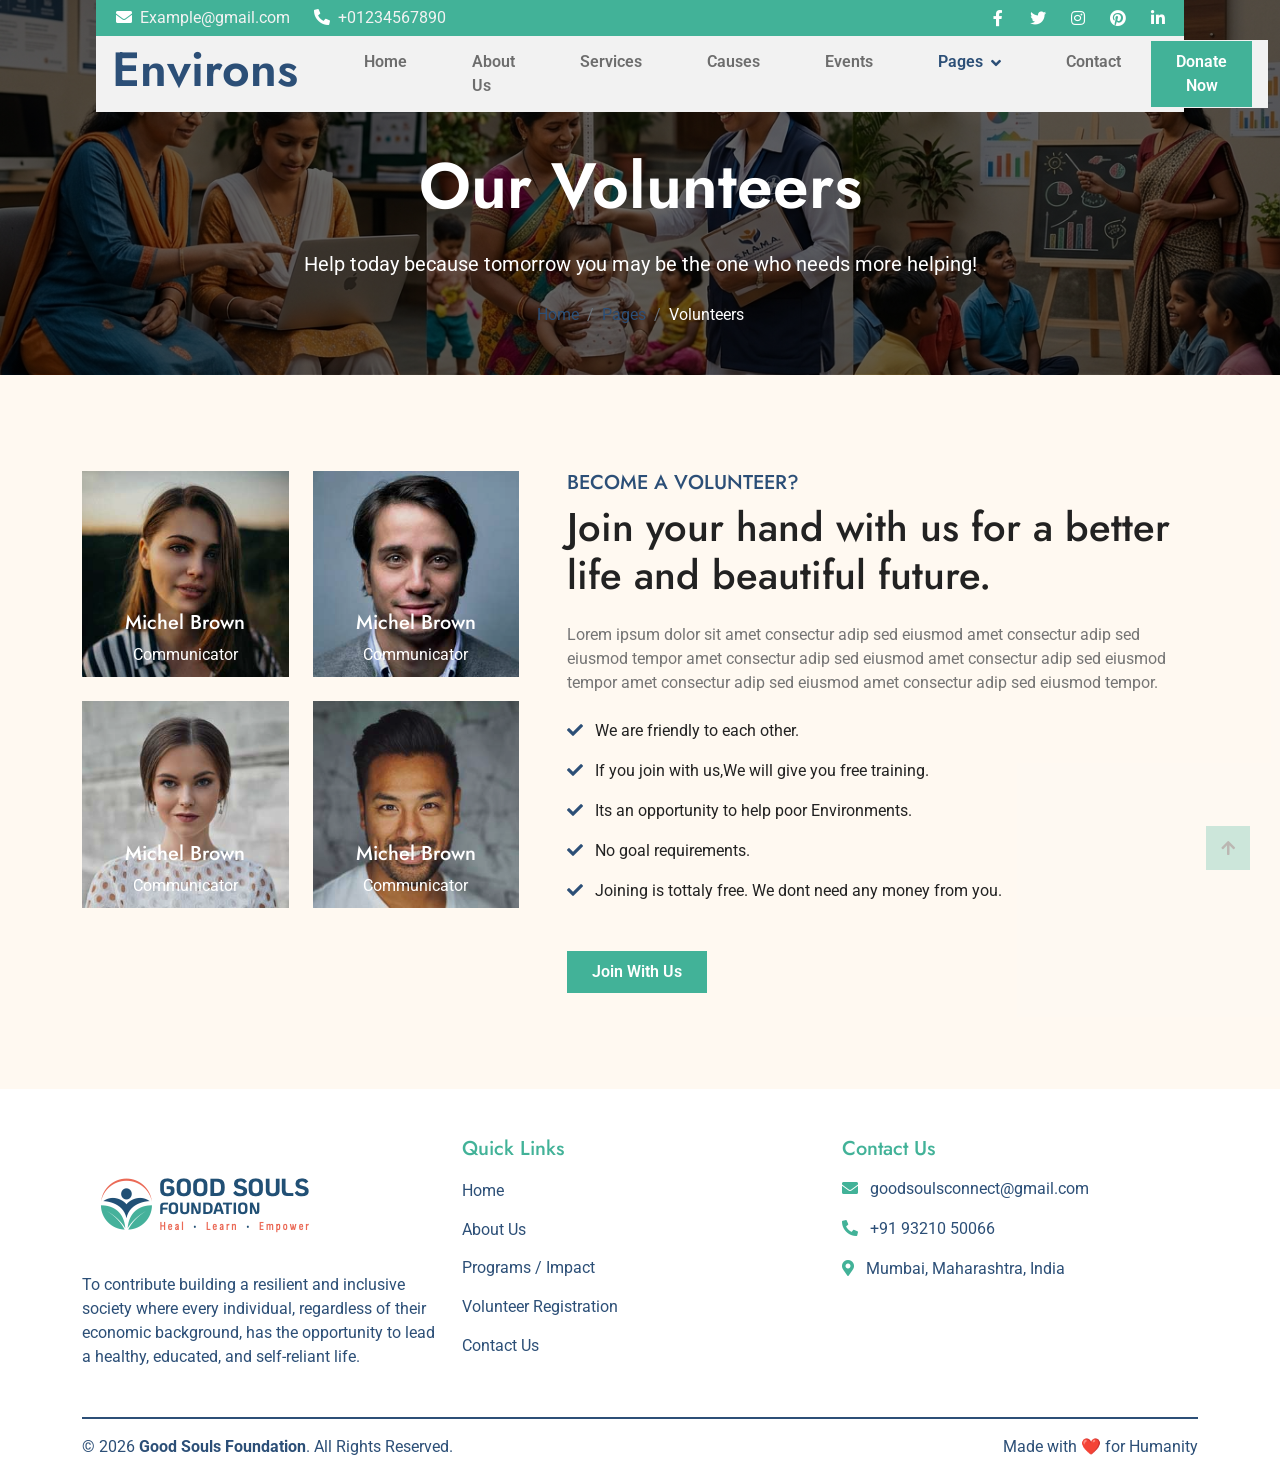
<file: volunteer.html>
<!DOCTYPE html>
<html lang="en">

    <head>
        <meta charset="utf-8">
        <title>Environs - Environmental & Nature Website Template</title>
        <meta content="width=device-width, initial-scale=1.0" name="viewport">
        <meta content="" name="keywords">
        <meta content="" name="description">

        <!-- Google Web Fonts -->
        <link rel="preconnect" href="https://fonts.googleapis.com">
        <link rel="preconnect" href="https://fonts.gstatic.com" crossorigin>
        <link href="https://fonts.googleapis.com/css2?family=Jost:wght@500;600&family=Roboto&display=swap" rel="stylesheet"> 

        <!-- Icon Font Stylesheet -->
        <link rel="stylesheet" href="https://use.fontawesome.com/releases/v5.15.4/css/all.css"/>
        <link href="https://cdn.jsdelivr.net/npm/bootstrap-icons@1.4.1/font/bootstrap-icons.css" rel="stylesheet">

        <!-- Libraries Stylesheet -->
        <link href="lib/owlcarousel/assets/owl.carousel.min.css" rel="stylesheet">
        <link href="lib/lightbox/css/lightbox.min.css" rel="stylesheet">


        <!-- Customized Bootstrap Stylesheet -->
        <link href="css/bootstrap.min.css" rel="stylesheet">

        <!-- Template Stylesheet -->
        <link href="css/style.css" rel="stylesheet">
    </head>

    <body>

        <!-- Spinner Start -->
        <div id="spinner" class="show w-100 vh-100 bg-white position-fixed translate-middle top-50 start-50  d-flex align-items-center justify-content-center">
            <div class="spinner-grow text-primary" role="status"></div>
        </div>
        <!-- Spinner End -->


        <!-- Navbar start -->
        <div class="container-fluid fixed-top px-0">
            <div class="container px-0">
                <div class="topbar">
                    <div class="row align-items-center justify-content-center">
                        <div class="col-md-8">
                            <div class="topbar-info d-flex flex-wrap">
                                <a href="#" class="text-light me-4"><i class="fas fa-envelope text-white me-2"></i>Example@gmail.com</a>
                                <a href="#" class="text-light"><i class="fas fa-phone-alt text-white me-2"></i>+01234567890</a>
                            </div>
                        </div>
                        <div class="col-md-4">
                            <div class="topbar-icon d-flex align-items-center justify-content-end">
                                <a href="#" class="btn-square text-white me-2"><i class="fab fa-facebook-f"></i></a>
                                <a href="#" class="btn-square text-white me-2"><i class="fab fa-twitter"></i></a>
                                <a href="#" class="btn-square text-white me-2"><i class="fab fa-instagram"></i></a>
                                <a href="#" class="btn-square text-white me-2"><i class="fab fa-pinterest"></i></a>
                                <a href="#" class="btn-square text-white me-0"><i class="fab fa-linkedin-in"></i></a>
                            </div>
                        </div>
                    </div>
                </div>
                <nav class="navbar navbar-light bg-light navbar-expand-xl">
                    <a href="index.html" class="navbar-brand ms-3">
                        <h1 class="text-primary display-5">Environs</h1>
                    </a>
                    <button class="navbar-toggler py-2 px-3 me-3" type="button" data-bs-toggle="collapse" data-bs-target="#navbarCollapse">
                        <span class="fa fa-bars text-primary"></span>
                    </button>
                    <div class="collapse navbar-collapse bg-light" id="navbarCollapse">
                        <div class="navbar-nav ms-auto">
                            <a href="index.html" class="nav-item nav-link">Home</a>
                             <a href="about.html" class="nav-item nav-link">About Us</a>
                            <a href="service.html" class="nav-item nav-link">Services</a>
                            <a href="causes.html" class="nav-item nav-link">Causes</a>
                            <a href="events.html" class="nav-item nav-link">Events</a>
                            <div class="nav-item dropdown">
                                <a href="#" class="nav-link dropdown-toggle active" data-bs-toggle="dropdown">Pages</a>
                                <div class="dropdown-menu m-0 bg-secondary rounded-0">
                                    <a href="blog.html" class="dropdown-item">Blog</a>
                                    <a href="gallery.html" class="dropdown-item">Gallery</a>
                                    <a href="volunteer.html" class="dropdown-item active">Volunteers</a>
                                    <a href="donation.html" class="dropdown-item">Donation</a>
                                    <a href="404.html" class="dropdown-item">404 Error</a>
                                </div>
                            </div>
                            <a href="contact.html" class="nav-item nav-link">Contact</a>
                        </div>
                        <div class="d-flex align-items-center flex-nowrap pt-xl-0" style="margin-left: 15px;">
                            <a href="" class="btn-hover-bg btn btn-primary text-white py-2 px-4 me-3">Donate Now</a>
                        </div>
                    </div>
                </nav>
            </div>
        </div>
        <!-- Navbar End -->

        <!-- Header Start -->
        <div class="container-fluid bg-breadcrumb">
            <div class="container text-center py-5" style="max-width: 900px;">
                <h3 class="text-white display-3 mb-4">Our Volunteers</h1>
                <p class="fs-5 text-white mb-4">Help today because tomorrow you may be the one who needs more helping!</p>
                <ol class="breadcrumb justify-content-center mb-0">
                    <li class="breadcrumb-item"><a href="index.html">Home</a></li>
                    <li class="breadcrumb-item"><a href="#">Pages</a></li>
                    <li class="breadcrumb-item active text-white">Volunteers</li>
                </ol>    
            </div>
        </div>
        <!-- Header End -->

        <!-- Volunteers Start -->
        <div class="container-fluid volunteer py-5">
            <div class="container py-5">
                <div class="row g-5">
                    <div class="col-lg-5">
                        <div class="row g-4">
                            <div class="col-lg-6">
                                <div class="volunteer-img">
                                    <img src="img/volunteers-1.jpg" class="img-fluid w-100" alt="Image">
                                    <div class="volunteer-title">
                                        <h5 class="mb-2 text-white">Michel Brown</h5>
                                        <p class="mb-0 text-white">Communicator</p>
                                    </div>
                                </div>
                            </div>
                            <div class="col-lg-6">
                                <div class="volunteer-img">
                                    <img src="img/volunteers-3.jpg" class="img-fluid w-100" alt="Image">
                                    <div class="volunteer-title">
                                        <h5 class="mb-2 text-white">Michel Brown</h5>
                                        <p class="mb-0 text-white">Communicator</p>
                                    </div>
                                </div>
                            </div>
                            <div class="col-lg-6">
                                <div class="volunteer-img">
                                    <img src="img/volunteers-2.jpg" class="img-fluid w-100" alt="Image">
                                    <div class="volunteer-title">
                                        <h5 class="mb-2 text-white">Michel Brown</h5>
                                        <p class="mb-0 text-white">Communicator</p>
                                    </div>
                                </div>
                            </div>
                            <div class="col-lg-6">
                                <div class="volunteer-img">
                                    <img src="img/volunteers-4.jpg" class="img-fluid w-100" alt="Image">
                                    <div class="volunteer-title">
                                        <h5 class="mb-2 text-white">Michel Brown</h5>
                                        <p class="mb-0 text-white">Communicator</p>
                                    </div>
                                </div>
                            </div>
                        </div>
                    </div>
                    <div class="col-lg-7">
                        <h5 class="text-uppercase text-primary">Become a Volunteer?</h5>
                        <h1 class="mb-4">Join your hand with us for a better life and beautiful future.</h1>
                        <p class="mb-4">Lorem ipsum dolor sit amet consectur adip sed eiusmod amet consectur adip sed eiusmod tempor amet consectur adip sed eiusmod amet consectur adip sed eiusmod tempor amet consectur adip sed eiusmod amet consectur adip sed eiusmod tempor.
                        </p>
                        <p class="text-dark"><i class=" fa fa-check text-primary me-2"></i> We are friendly to each other.</p>
                        <p class="text-dark"><i class=" fa fa-check text-primary me-2"></i> If you join with us,We will give you free training.</p>
                        <p class="text-dark"><i class=" fa fa-check text-primary me-2"></i> Its an opportunity to help poor Environments.</p>
                        <p class="text-dark"><i class=" fa fa-check text-primary me-2"></i> No goal requirements.</p>
                        <p class="text-dark mb-5"><i class=" fa fa-check text-primary me-2"></i> Joining is tottaly free. We dont need any money from you.</p>
                        <a class="btn-hover-bg btn btn-primary text-white py-2 px-4" href="#">Join With Us</a>
                    </div>
                </div>
            </div>
        </div>
        <!-- Volunteers End -->


        


        <!-- Copyright Start -->
        <div class="container-fluid bg-dark text-white pt-5 pb-3">
    <div class="container">
        <div class="row">

            <!-- Logo & About -->
            <div class="col-lg-4 col-md-6 mb-4">
                <a href="#">
                    <img src="img/good_souls_logo.png" alt="">
                </a>
                <p class="mt-3 mb-0" style="color:#2c4f77;">
                    To contribute building a resilient and inclusive society where every individual, regardless of their economic background, has the opportunity to lead a healthy, educated, and self-reliant life.
                </p>
            </div>

            <!-- Quick Links -->
            <div class="col-lg-4 col-md-6 mb-4">
                <h5 class="text-success mb-3">Quick Links</h5>
                <ul class="list-unstyled">
                    <li><a href="index.html" class="footer-link">Home</a></li>
                    <li><a href="about.html" class="footer-link">About Us</a></li>
                    <li><a href="program_impact.html" class="footer-link">Programs / Impact</a></li>
                    <li><a href="Volunteer_Registration.html" class="footer-link">Volunteer Registration</a></li>
                    <li><a href="contact.html" class="footer-link">Contact Us</a></li>
                </ul>
            </div>

            <!-- Contact -->
            <div class="col-lg-4 col-md-12 mb-4">
                <h5 class="text-success mb-3">Contact Us</h5>

                <p style="color:#2c4f77">
                    <i class="fas fa-envelope text-success me-2"></i>
                    goodsoulsconnect@gmail.com
                </p>

                <p style="color:#2c4f77">
                    <i class="fas fa-phone-alt text-success me-2"></i>
                    +91 93210 50066
                </p>

                <p style="color:#2c4f77">
                    <i class="fas fa-map-marker-alt text-success me-2"></i>
                    Mumbai, Maharashtra, India
                </p>
            </div>

        </div>

        <hr style="border:0; border-top:2px solid #2c4f77; opacity:1;">

        <div class="row">
            <div class="col-md-6 text-center text-md-start" style="color:#2c4f77">
                © 2026 <strong>Good Souls Foundation</strong>. All Rights Reserved.
            </div>

            <div class="col-md-6 text-center text-md-end" style="color:#2c4f77">
                Made with ❤️ for Humanity
            </div>
        </div>

    </div>
</div>
        <!-- Copyright End -->


        <!-- Back to Top -->
        <a href="#" class="btn btn-primary btn-primary-outline-0 btn-md-square back-to-top"><i class="fa fa-arrow-up"></i></a>   

        
        <!-- JavaScript Libraries -->
        <script src="https://ajax.googleapis.com/ajax/libs/jquery/3.6.4/jquery.min.js"></script>
        <script src="https://cdn.jsdelivr.net/npm/bootstrap@5.0.0/dist/js/bootstrap.bundle.min.js"></script>
        <script src="lib/easing/easing.min.js"></script>
        <script src="lib/waypoints/waypoints.min.js"></script>
        <script src="lib/counterup/counterup.min.js"></script>
        <script src="lib/owlcarousel/owl.carousel.min.js"></script>
        <script src="lib/lightbox/js/lightbox.min.js"></script>
        

        <!-- Template Javascript -->
        <script src="js/main.js"></script>

    </body>

</html>
</file>
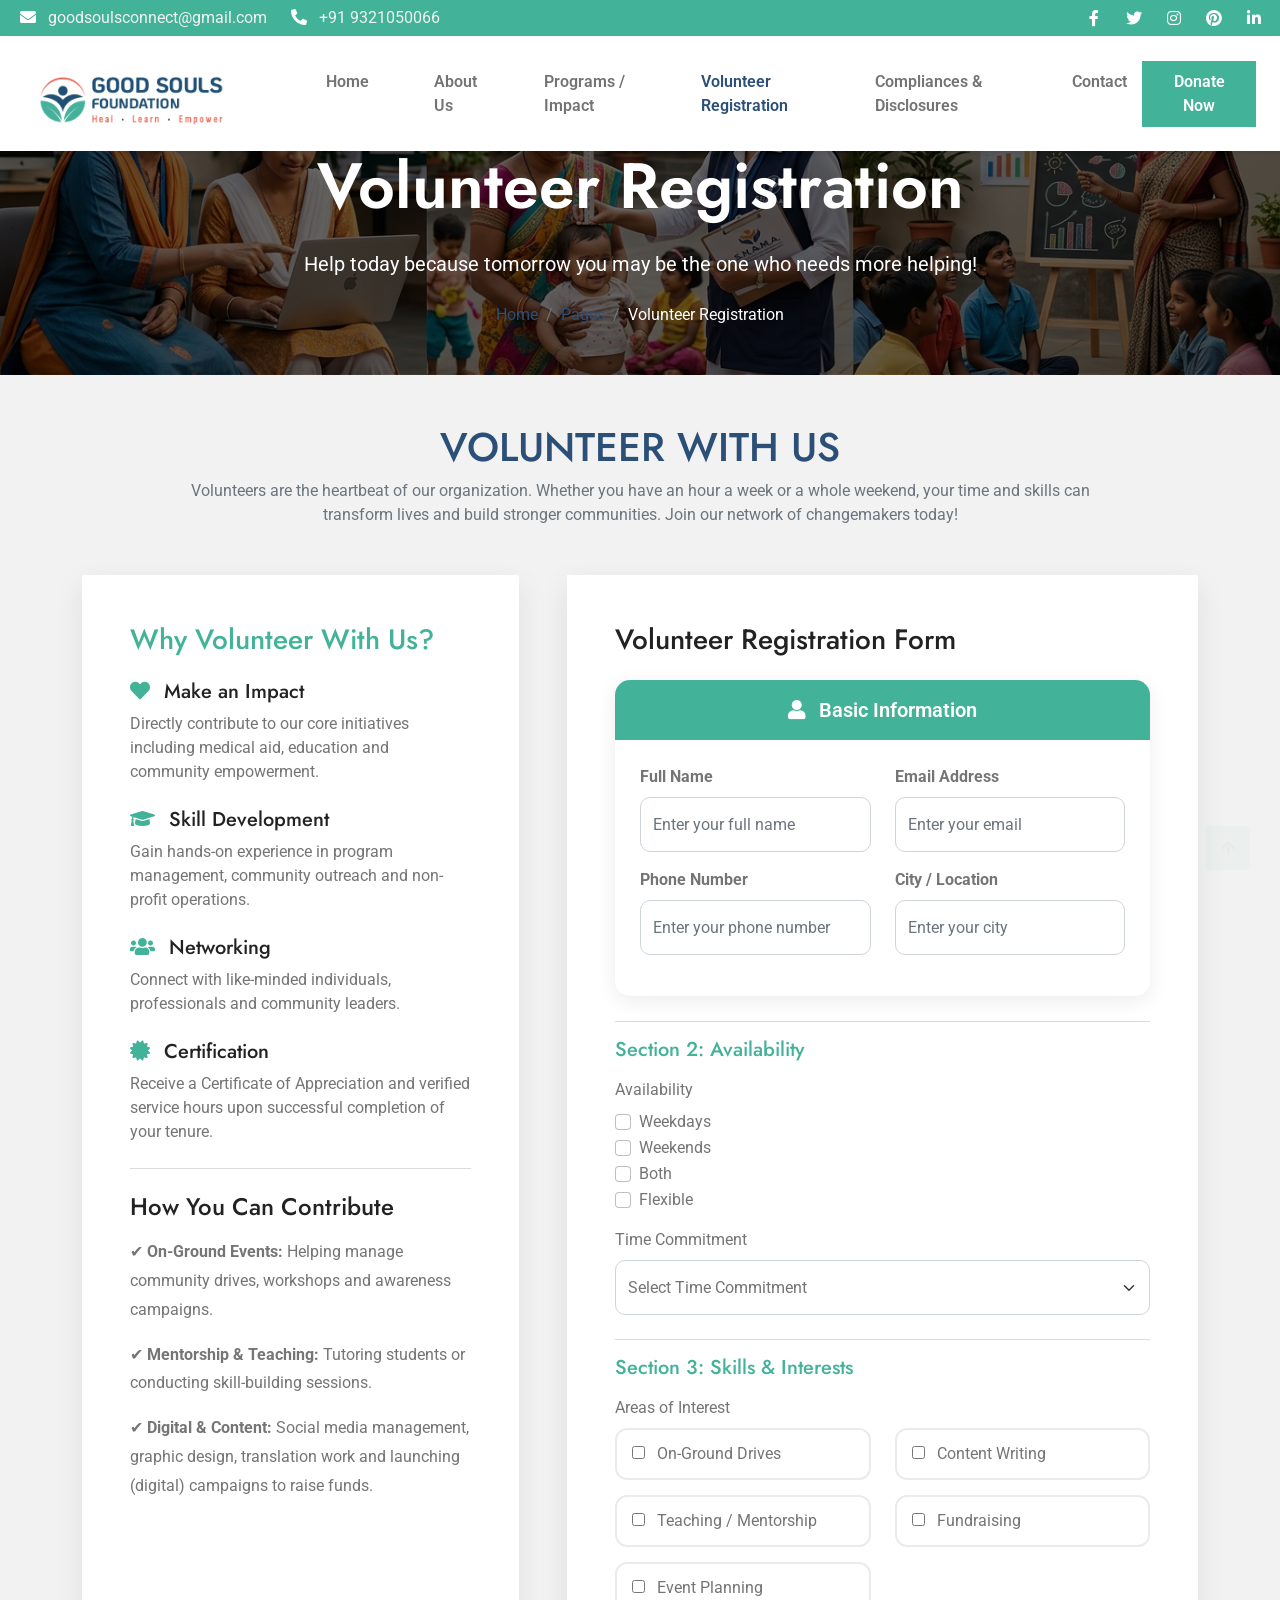
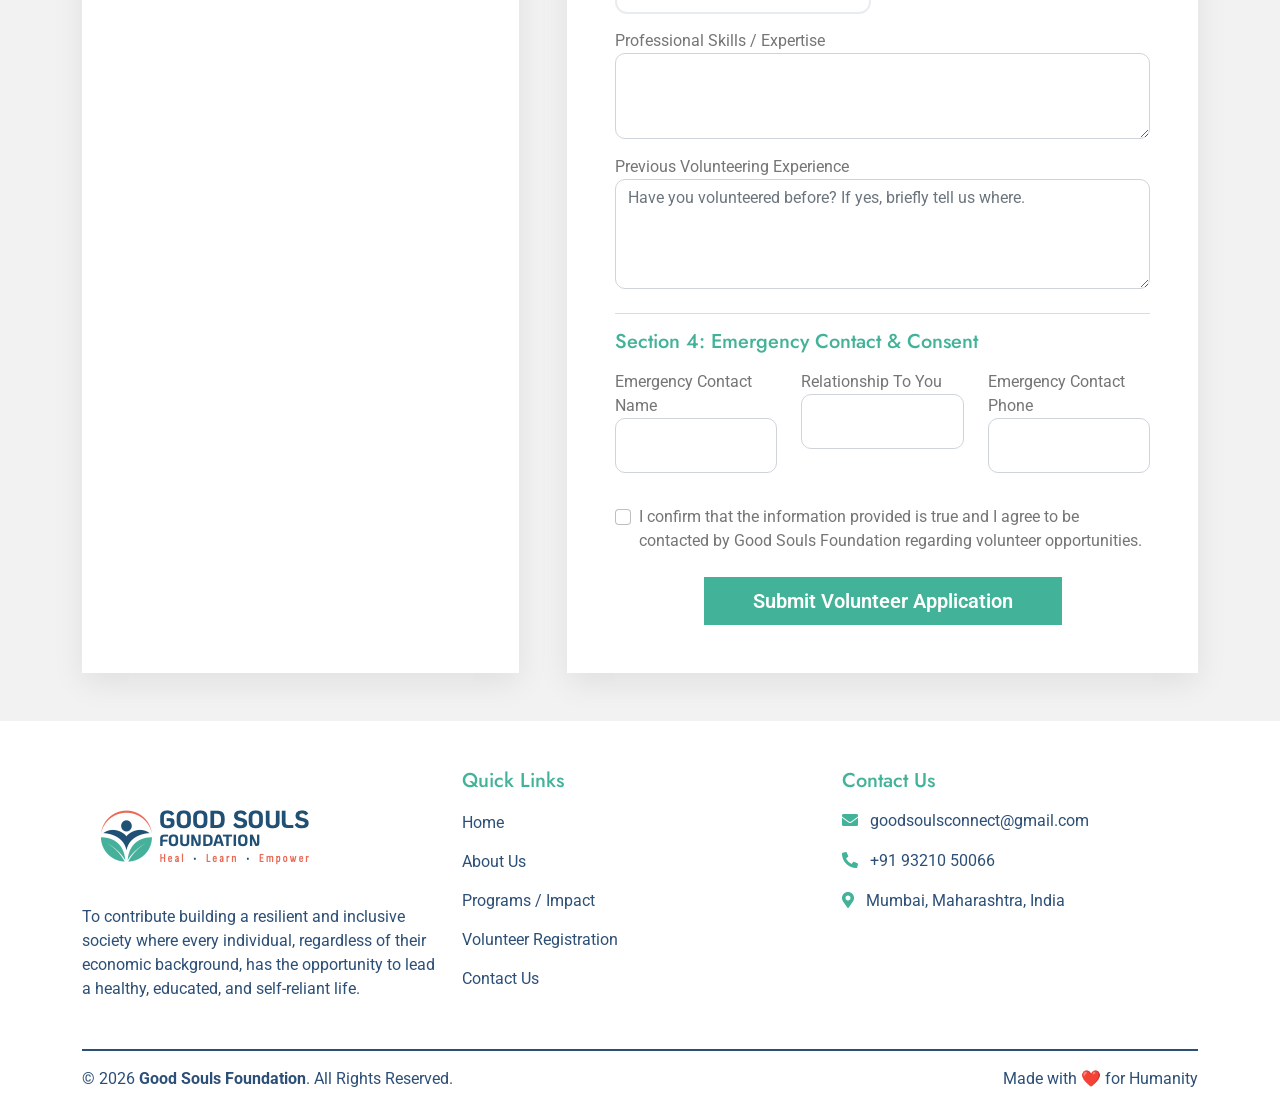
<file: Volunteer_Registration.html>
<!DOCTYPE html>
<html lang="en">

    <head>
        <meta charset="utf-8">
        <title>Good Soul</title>
        <meta content="width=device-width, initial-scale=1.0" name="viewport">
        <meta content="" name="keywords">
        <meta content="" name="description">

        <!-- Google Web Fonts -->
        <link rel="preconnect" href="https://fonts.googleapis.com">
        <link rel="preconnect" href="https://fonts.gstatic.com" crossorigin>
        <link href="https://fonts.googleapis.com/css2?family=Jost:wght@500;600&family=Roboto&display=swap" rel="stylesheet"> 

        <!-- Icon Font Stylesheet -->
        <link rel="stylesheet" href="https://use.fontawesome.com/releases/v5.15.4/css/all.css"/>
        <link href="https://cdn.jsdelivr.net/npm/bootstrap-icons@1.4.1/font/bootstrap-icons.css" rel="stylesheet">

        <!-- Libraries Stylesheet -->
        <link href="lib/owlcarousel/assets/owl.carousel.min.css" rel="stylesheet">
        <link href="lib/lightbox/css/lightbox.min.css" rel="stylesheet">


        <!-- Customized Bootstrap Stylesheet -->
        <link href="css/bootstrap.min.css" rel="stylesheet">

        <!-- Template Stylesheet -->
        <link href="css/style.css" rel="stylesheet">
    </head>

    <body>

        <!-- Spinner Start -->
        <div id="spinner" class="show w-100 vh-100 bg-white position-fixed translate-middle top-50 start-50  d-flex align-items-center justify-content-center">
            <div class="spinner-grow text-primary" role="status"></div>
        </div>
            <!-- Spinner End -->
    <div class="container-fluid fixed-top px-0">
                <div class="container px-0">
                    <div class="topbar">
                        <div class="row align-items-center justify-content-center">
                            <div class="col-md-8">
                                <div class="topbar-info d-flex flex-wrap">
                                    <a href="#" class="text-light me-4"><i class="fas fa-envelope text-white me-2"></i>Example@gmail.com</a>
                                    <a href="#" class="text-light"><i class="fas fa-phone-alt text-white me-2"></i>+01234567890</a>
                                </div>
                            </div>
                            <div class="col-md-4">
                                <div class="topbar-icon d-flex align-items-center justify-content-end">
                                    <a href="#" class="btn-square text-white me-2"><i class="fab fa-facebook-f"></i></a>
                                    <a href="#" class="btn-square text-white me-2"><i class="fab fa-twitter"></i></a>
                                    <a href="#" class="btn-square text-white me-2"><i class="fab fa-instagram"></i></a>
                                    <a href="#" class="btn-square text-white me-2"><i class="fab fa-pinterest"></i></a>
                                    <a href="#" class="btn-square text-white me-0"><i class="fab fa-linkedin-in"></i></a>
                                </div>
                            </div>
                        </div>
                    </div>
                    <nav class="navbar navbar-light bg-light navbar-expand-xl">
                        <a href="index.html" class="navbar-brand ms-3">
                            <h1 class="text-primary display-5">Environs</h1>
                        </a>
                        <button class="navbar-toggler py-2 px-3 me-3" type="button" data-bs-toggle="collapse" data-bs-target="#navbarCollapse">
                            <span class="fa fa-bars text-primary"></span>
                        </button>
                        <div class="collapse navbar-collapse bg-light" id="navbarCollapse">
                            <div class="navbar-nav ms-auto">
                                <a href="index.html" class="nav-item nav-link">Home</a>
                                <a href="about.html" class="nav-item nav-link">About Us</a>
                                <a href="service.html" class="nav-item nav-link active">Services</a>
                                <a href="causes.html" class="nav-item nav-link">Causes</a>
                                <a href="events.html" class="nav-item nav-link">Events</a>
                                <div class="nav-item dropdown">
                                    <a href="#" class="nav-link dropdown-toggle" data-bs-toggle="dropdown">Pages</a>
                                    <div class="dropdown-menu m-0 bg-secondary rounded-0">
                                        <a href="blog.html" class="dropdown-item">Blog</a>
                                        <a href="gallery.html" class="dropdown-item">Gallery</a>
                                        <a href="volunteer.html" class="dropdown-item">Volunteers</a>
                                        <a href="donation.html" class="dropdown-item">Donation</a>
                                        <a href="404.html" class="dropdown-item">404 Error</a>
                                    </div>
                                </div>
                                <a href="contact.html" class="nav-item nav-link">Contact</a>
                            </div>
                            <div class="d-flex align-items-center flex-nowrap pt-xl-0" style="margin-left: 15px;">
                                <a href="" class="btn-hover-bg btn btn-primary text-white py-2 px-4 me-3">Donate Now</a>
                            </div>
                        </div>
                    </nav>
                </div>
            </div>

        <!-- Navbar start -->
    <div class="container-fluid fixed-top px-0">

        <!-- Top Bar -->
        <div class="px-0" style="max-width: 100% !important;">
            <div class="topbar">
                <div class="row align-items-center justify-content-center">
                    <div class="col-md-8">
                        <div class="topbar-info d-flex flex-wrap">
                            <a href="#" class="text-light me-4">
                                <i class="fas fa-envelope text-white me-2"></i>
                                goodsoulsconnect@gmail.com
                            </a>
                            <a href="#" class="text-light">
                                <i class="fas fa-phone-alt text-white me-2"></i>
                                +91 9321050066
                            </a>
                        </div>
                    </div>

                    <div class="col-md-4">
                        <div class="topbar-icon d-flex align-items-center justify-content-end">
                            <a href="#" class="btn-square text-white me-2">
                                <i class="fab fa-facebook-f"></i>
                            </a>
                            <a href="#" class="btn-square text-white me-2">
                                <i class="fab fa-twitter"></i>
                            </a>
                            <a href="https://www.instagram.com/goodsouls_foundation?igsh=MTdiazdyNHc0bTlnMg==&utm_source=ig_contact_invite"
                                target="_blank"
                                class="btn-square text-white me-2">
                                <i class="fab fa-instagram"></i>
                            </a>
                            <a href="#" class="btn-square text-white me-2">
                                <i class="fab fa-pinterest"></i>
                            </a>
                            <a href="#" class="btn-square text-white">
                                <i class="fab fa-linkedin-in"></i>
                            </a>
                        </div>
                    </div>
                </div>
            </div>
        </div>

        <!-- Full Width Navbar -->
        <nav class="navbar navbar-expand-xl navbar-light bg-white shadow-sm px-4">
            <a href="index.html" class="navbar-brand">
                <img src="img/good_souls_logo.png"
                    alt="Good Souls Foundation"
                    style="height:105px;">
            </a>

            <button class="navbar-toggler py-2 px-3"
                    type="button"
                    data-bs-toggle="collapse"
                    data-bs-target="#navbarCollapse">
                <span class="fa fa-bars text-primary"></span>
            </button>

            <div class="collapse navbar-collapse" id="navbarCollapse">

                <div class="navbar-nav mx-auto">
                    <a href="index.html" class="nav-item nav-link">Home</a>
                     <a href="about.html" class="nav-item nav-link">About Us</a>
                    <a href="program_impact.html" class="nav-item nav-link">
                        Programs / Impact
                    </a>
                    <a href="Volunteer_Registration.html" class="nav-item nav-link active">
                        Volunteer Registration
                    </a>
                    <a href="compliance.html" class="nav-item nav-link">
                        Compliances & Disclosures
                    </a>
                    <a href="contact.html" class="nav-item nav-link">
                        Contact
                    </a>
                </div>

                <div class="d-flex align-items-center">
                    <a href="donation.html"
                    class="btn btn-primary text-white px-4 py-2">
                        Donate Now
                    </a>
                </div>

            </div>
        </nav>

    </div>
        <!-- Navbar End -->
        
        <!-- Header Start -->
        <div class="container-fluid bg-breadcrumb">
            <div class="container text-center py-5" style="max-width: 900px;">
                <h3 class="text-white display-3 mb-4">Volunteer Registration</h1>
                <p class="fs-5 text-white mb-4">Help today because tomorrow you may be the one who needs more helping!</p>
                <ol class="breadcrumb justify-content-center mb-0">
                    <li class="breadcrumb-item"><a href="index.html">Home</a></li>
                    <li class="breadcrumb-item"><a href="#">Pages</a></li>
                    <li class="breadcrumb-item active text-white">Volunteer Registration</li>
                </ol>    
            </div>
        </div>
        <!-- Header End -->

        <!-- Services Start -->
<div class="container-fluid py-5 bg-light">

    <div class="container">

        <!-- Header -->

        <div class="text-center mb-5">

            <h1 class="heading-color text-uppercase">
                Volunteer With Us
            </h1>

            <!-- <h1 class="fw-bold">
                Join Our Mission – Be the Change
            </h1> -->

            <p class="text-muted mx-auto" style="max-width:900px;">
                Volunteers are the heartbeat of our organization. Whether you have an hour a week or a whole weekend, your time and skills can transform lives and build stronger communities. Join our network of changemakers today!
            </p>

        </div>

        <div class="row g-5">

            <!-- LEFT SIDE -->

            <div class="col-lg-5">

                <div class="bg-white rounded shadow p-5 h-100">

                    <h3 class="text-success mb-4">
                        Why Volunteer With Us?
                    </h3>

                    <div class="mb-4">
                        <h5>
                            <i class="fas fa-heart text-success me-2"></i>
                            Make an Impact
                        </h5>

                        <p>
                            Directly contribute to our core initiatives including medical aid, education and community empowerment.
                        </p>
                    </div>

                    <div class="mb-4">
                        <h5>
                            <i class="fas fa-graduation-cap text-success me-2"></i>
                            Skill Development
                        </h5>

                        <p>
                            Gain hands-on experience in program management, community outreach and non-profit operations.
                        </p>
                    </div>

                    <div class="mb-4">
                        <h5>
                            <i class="fas fa-users text-success me-2"></i>
                            Networking
                        </h5>

                        <p>
                            Connect with like-minded individuals, professionals and community leaders.
                        </p>
                    </div>

                    <div class="mb-4">
                        <h5>
                            <i class="fas fa-certificate text-success me-2"></i>
                            Certification
                        </h5>

                        <p>
                            Receive a Certificate of Appreciation and verified service hours upon successful completion of your tenure.
                        </p>
                    </div>

                    <hr>

                    <h4 class="mt-4 mb-3">
                        How You Can Contribute
                    </h4>

                    <ul class="list-unstyled">

                        <li class="mb-3">
                            ✔ <strong>On-Ground Events:</strong>
                            Helping manage community drives, workshops and awareness campaigns.
                        </li>

                        <li class="mb-3">
                            ✔ <strong>Mentorship & Teaching:</strong>
                            Tutoring students or conducting skill-building sessions.
                        </li>

                        <li class="mb-3">
                            ✔ <strong>Digital & Content:</strong>
                            Social media management, graphic design, translation work and launching (digital) campaigns to raise funds.
                        </li>

                    </ul>

                </div>

            </div>

            <!-- RIGHT SIDE FORM -->

            <div class="col-lg-7">

                <div class="bg-white rounded shadow p-5">

                    <h3 class="mb-4">
                        Volunteer Registration Form
                    </h3>

                    <form>

                        <!-- SECTION 1 -->

<div class="form-section">

    <div class="section-header text-center">
        <i class="fas fa-user me-2"></i>
        Basic Information
    </div>

    <div class="section-body">

        <div class="row">

            <div class="col-md-6 mb-3">
                <label class="fw-bold mb-2">
                    Full Name
                </label>

                <input type="text"
                       class="form-control"
                       placeholder="Enter your full name">
            </div>

            <div class="col-md-6 mb-3">
                <label class="fw-bold mb-2">
                    Email Address
                </label>

                <input type="email"
                       class="form-control"
                       placeholder="Enter your email">
            </div>

            <div class="col-md-6 mb-3">
                <label class="fw-bold mb-2">
                    Phone Number
                </label>

                <input type="text"
                       class="form-control"
                       placeholder="Enter your phone number">
            </div>

            <div class="col-md-6 mb-3">
                <label class="fw-bold mb-2">
                    City / Location
                </label>

                <input type="text"
                       class="form-control"
                       placeholder="Enter your city">
            </div>

        </div>

    </div>

</div>


                        <hr>

                        <!-- SECTION 2 -->

                        <h5 class="text-success mb-3">
                            Section 2: Availability
                        </h5>

                        <label class="mb-2">
                            Availability
                        </label>

                        <div class="mb-3">

                            <div class="form-check">
                                <input class="form-check-input"
                                       type="checkbox">

                                <label class="form-check-label">
                                    Weekdays
                                </label>
                            </div>

                            <div class="form-check">
                                <input class="form-check-input"
                                       type="checkbox">

                                <label class="form-check-label">
                                    Weekends
                                </label>
                            </div>

                            <div class="form-check">
                                <input class="form-check-input"
                                       type="checkbox">

                                <label class="form-check-label">
                                    Both
                                </label>
                            </div>

                            <div class="form-check">
                                <input class="form-check-input"
                                       type="checkbox">

                                <label class="form-check-label">
                                    Flexible
                                </label>
                            </div>

                        </div>

                        <div class="mb-4">

                            <label class="mb-2">
                                Time Commitment
                            </label>

                            <select class="form-select">

                                <option>
                                    Select Time Commitment
                                </option>

                                <option>
                                    1-2 Hours / Week
                                </option>

                                <option>
                                    3-5 Hours / Week
                                </option>

                                <option>
                                    Flexible / Project Based
                                </option>

                            </select>

                        </div>

                        <hr>

                        <!-- SECTION 3 -->

                        <h5 class="text-success mb-3">
                            Section 3: Skills & Interests
                        </h5>

                        <label class="mb-2">
                            Areas of Interest
                        </label>

<div class="row">

    <div class="col-md-6">
        <label class="interest-card d-block">
            <input type="checkbox" class="me-2">
            On-Ground Drives
        </label>
    </div>

    <div class="col-md-6">
        <label class="interest-card d-block">
            <input type="checkbox" class="me-2">
            Content Writing
        </label>
    </div>

    <div class="col-md-6">
        <label class="interest-card d-block">
            <input type="checkbox" class="me-2">
            Teaching / Mentorship
        </label>
    </div>

    <div class="col-md-6">
        <label class="interest-card d-block">
            <input type="checkbox" class="me-2">
            Fundraising
        </label>
    </div>

    <div class="col-md-6">
        <label class="interest-card d-block">
            <input type="checkbox" class="me-2">
            Event Planning
        </label>
    </div>

</div>


                        <div class="mb-3">

                            <label>
                                Professional Skills / Expertise
                            </label>

                            <textarea class="form-control"
                                      rows="3"></textarea>

                        </div>

                        <div class="mb-4">

                            <label>
                                Previous Volunteering Experience
                            </label>

                            <textarea class="form-control"
                                      rows="4"
                                      placeholder="Have you volunteered before? If yes, briefly tell us where."></textarea>

                        </div>

                        <hr>

                        <!-- SECTION 4 -->

                        <h5 class="text-success mb-3">
                            Section 4: Emergency Contact & Consent
                        </h5>

                        <div class="row">

                            <div class="col-md-4 mb-3">

                                <label>
                                    Emergency Contact Name
                                </label>

                                <input type="text"
                                       class="form-control">

                            </div>

                            <div class="col-md-4 mb-3">

                                <label>
                                    Relationship To You
                                </label>

                                <input type="text"
                                       class="form-control">

                            </div>

                            <div class="col-md-4 mb-3">

                                <label>
                                    Emergency Contact Phone
                                </label>

                                <input type="text"
                                       class="form-control">

                            </div>

                        </div>

                        <div class="form-check mt-3 mb-4">

                            <input class="form-check-input"
                                   type="checkbox">

                            <label class="form-check-label">

                                I confirm that the information provided is true and I agree to be contacted by Good Souls Foundation regarding volunteer opportunities.

                            </label>

                        </div>

<div class="d-flex justify-content-center">
    <button
        type="submit"
        class="btn btn-success btn-lg px-5"
        style="background-color:#42B298 !important; border-color:#42B298 !important;">
        Submit Volunteer Application
    </button>
</div>

                    </form>

                </div>

            </div>

        </div>

    </div>

</div>





        <!-- Services End -->


        
        

        <!-- Copyright Start -->
        <div class="container-fluid bg-dark text-white pt-5 pb-3">
    <div class="container">
        <div class="row">

            <!-- Logo & About -->
            <div class="col-lg-4 col-md-6 mb-4">
                <a href="#">
                    <img src="img/good_souls_logo.png" alt="">
                </a>
                <p class="mt-3 mb-0" style="color:#2c4f77;">
                    To contribute building a resilient and inclusive society where every individual, regardless of their economic background, has the opportunity to lead a healthy, educated, and self-reliant life.
                </p>
            </div>

            <!-- Quick Links -->
            <div class="col-lg-4 col-md-6 mb-4">
                <h5 class="text-success mb-3">Quick Links</h5>
                <ul class="list-unstyled">
                    <li><a href="index.html" class="footer-link">Home</a></li>
                    <li><a href="about.html" class="footer-link">About Us</a></li>
                    <li><a href="program_impact.html" class="footer-link">Programs / Impact</a></li>
                    <li><a href="Volunteer_Registration.html" class="footer-link">Volunteer Registration</a></li>
                    <li><a href="contact.html" class="footer-link">Contact Us</a></li>
                </ul>
            </div>

            <!-- Contact -->
            <div class="col-lg-4 col-md-12 mb-4">
                <h5 class="text-success mb-3">Contact Us</h5>

                <p style="color:#2c4f77">
                    <i class="fas fa-envelope text-success me-2"></i>
                    goodsoulsconnect@gmail.com
                </p>

                <p style="color:#2c4f77">
                    <i class="fas fa-phone-alt text-success me-2"></i>
                    +91 93210 50066
                </p>

                <p style="color:#2c4f77">
                    <i class="fas fa-map-marker-alt text-success me-2"></i>
                    Mumbai, Maharashtra, India
                </p>
            </div>

        </div>

        <hr style="border:0; border-top:2px solid #2c4f77; opacity:1;">

        <div class="row">
            <div class="col-md-6 text-center text-md-start" style="color:#2c4f77">
                © 2026 <strong>Good Souls Foundation</strong>. All Rights Reserved.
            </div>

            <div class="col-md-6 text-center text-md-end" style="color:#2c4f77">
                Made with ❤️ for Humanity
            </div>
        </div>

    </div>
</div>
        <!-- Copyright End -->


        <!-- Back to Top -->
        <a href="#" class="btn btn-primary btn-primary-outline-0 btn-md-square back-to-top"><i class="fa fa-arrow-up"></i></a>   

        
        <!-- JavaScript Libraries -->
        <script src="https://ajax.googleapis.com/ajax/libs/jquery/3.6.4/jquery.min.js"></script>
        <script src="https://cdn.jsdelivr.net/npm/bootstrap@5.0.0/dist/js/bootstrap.bundle.min.js"></script>
        <script src="lib/easing/easing.min.js"></script>
        <script src="lib/waypoints/waypoints.min.js"></script>
        <script src="lib/counterup/counterup.min.js"></script>
        <script src="lib/owlcarousel/owl.carousel.min.js"></script>
        <script src="lib/lightbox/js/lightbox.min.js"></script>
        

        <!-- Template Javascript -->
        <script src="js/main.js"></script>

    </body>

</html>
</file>
<file: css/style.css>
/*** Spinner Start ***/
#spinner {
    opacity: 0;
    visibility: hidden;
    transition: opacity .8s ease-out, visibility 0s linear .5s;
    z-index: 99999;
 }

 #spinner.show {
     transition: opacity .8s ease-out, visibility 0s linear .0s;
     visibility: visible;
     opacity: 1;
 }
/*** Spinner End ***/

.back-to-top {
    position: fixed;
    right: 30px;
    bottom: 30px;
    display: flex;
    width: 45px;
    height: 45px;
    align-items: center;
    justify-content: center;
    transition: 0.5s;
    z-index: 99;
}

/*** Button Start ***/
.btn {
    font-weight: 600;
    transition: .5s;
}

.btn-square {
    width: 32px;
    height: 32px;
}

.btn-sm-square {
    width: 34px;
    height: 34px;
}

.btn-md-square {
    width: 44px;
    height: 44px;
}

.btn-lg-square {
    width: 56px;
    height: 56px;
}

.btn-square,
.btn-sm-square,
.btn-md-square,
.btn-lg-square {
    padding: 0;
    display: flex;
    align-items: center;
    justify-content: center;
    font-weight: normal;
}

.btn-hover-bg {
    transition: 0.5s;
}

.btn-hover-bg:hover {
    background: var(--bs-secondary) !important;
    color: var(--bs-primary) !important;
}

.btn-hover-color {
    transition: 0.5s;
}

.btn-hover-color:hover {
    color: var(--bs-secondary) !important;
}
/*** Topbar Start ***/
.fixed-top .container {
    transition: 0.5s;
}

.topbar {
    padding: 2px 10px 2px 20px;
    background: #42B298;
}

.topbar a,
.topbar a i {
    transition: 0.5s;
}

.topbar a:hover,
.topbar a i:hover {
    color: var(--bs-secondary) !important;
}


@media (max-width: 768px) {
    .topbar {
        display: none;    
    }
}
/*** Topbar End ***/


/*** Navbar Start ***/
.navbar {
    padding: 0;
}

.navbar .navbar-nav .nav-link {
    padding: 10px 15px;
    font-size: 16px;
    transition: .5s;
}

.navbar .navbar-nav .nav-link:hover,
.navbar .navbar-nav .nav-link.active,
.sticky-top.bg-white .navbar .navbar-nav .nav-link:hover,
.sticky-top.bg-white .navbar .navbar-nav .nav-link.active {
    color: var(--bs-primary);
}

.navbar .dropdown-toggle::after {
    border: none;
    content: "\f107";
    font-family: "Font Awesome 5 Free";
    font-weight: 600;
    vertical-align: middle;
    margin-left: 8px;
}

@media (min-width: 1200px) {
    .navbar .nav-item .dropdown-menu {
        display: block;
        visibility: hidden;
        top: 100%;
        transform: rotateX(-75deg);
        transform-origin: 0% 0%;
        border: 0;
        transition: .5s;
        opacity: 0;
    }
}

@media (max-width: 1200px) {
    .navbar .collapse.navbar-collapse .btn-hover-bg.btn {
        margin-bottom: 20px;
    }
}

.dropdown .dropdown-menu a:hover {
    background: var(--bs-secondary);
    color: var(--bs-primary);
}

.navbar .nav-item:hover .dropdown-menu {
    transform: rotateX(0deg);
    visibility: visible;
    background: var(--bs-light) !important;
    transition: .5s;
    opacity: 1;
}
/*** Navbar End ***/

/*** Carousel Start ***/
.carousel-header #carouselId .carousel-control-prev,
.carousel-header #carouselId .carousel-control-next {
    background: transparent;
}

.carousel-header #carouselId .carousel-inner .carousel-item {
    position: relative;
    min-height: 100vh 
}

.carousel-header #carouselId .carousel-inner .carousel-item img {
    position: absolute;
    width: 100%;
    height: 100%;
    /* object-fit: cover; */
}

.carousel-header #carouselId .carousel-inner .carousel-item .carousel-caption {
    position: absolute;
    width: 100%;
    height: 100%;
    top: 0;
    left: 0;
    padding-top: 80px;
    display: flex;
    align-items: center;
    justify-content: center;
    text-align: center;
    background: linear-gradient(rgba(0, 0, 0, .4), rgba(0, 0, 0, 0.4));
    background-size: cover;
}

.carousel-control-prev,
.carousel-control-next {
    opacity: 0;
}

.carousel-control-prev .carousel-control-prev-icon,
.carousel-control-next .carousel-control-next-icon {
    background: transparent !important;
}

.carousel-header #carouselId.carousel {
    position: relative;
}

.carousel-header #carouselId.carousel .carousel-indicators {
    position: absolute;
    bottom: 0;
    left: 0;
    display: flex;
    align-items: center;
    justify-content: center;
    background: transparent !important;
}

.carousel-header #carouselId.carousel .carousel-indicators li,
.carousel-header #carouselId.carousel .carousel-indicators li,
.carousel-header #carouselId.carousel .carousel-indicators li {
    margin-right: 30px !important;
}

.carousel-header #carouselId.carousel .carousel-indicators li {
    width: 12px;
    height: 12px;
    border-radius: 12px !important;
    border: 5px solid transparent;
    transition: 0.5s;
    
}

.carousel-header #carouselId.carousel .carousel-indicators li.active {
    border: 5px solid var(--bs-primary) !important;
    border-radius: 10px;
}
/*** Carousel End ***/



/*** Single Page Hero Header Start ***/
.bg-breadcrumb {
    background: linear-gradient(rgba(0, 0, 0, 0.6), rgba(0, 0, 0, 0.6)), url(../img/program/banner.png);
    background-position: center center;
    background-repeat: no-repeat;
    background-size: cover;
    padding: 100px 0 0 0;
}
/*** Single Page Hero Header End ***/


/*** About Start ***/
.about .tab-class .nav .nav-item a.active,
.about .tab-class .nav .nav-item a.active span {
    background: var(--bs-primary) !important;
    color: var(--bs-white) !important;
}

/*** About End ***/


/*** Service Start ***/
.service .service-item {
    position: relative;
    overflow: hidden;
}

.service .service-item .service-link {
    position: absolute;
    width: 100%; 
    height: 100%; 
    padding: 20px; 
    bottom: 0; 
    left: 0; 
    display: flex; 
    align-items: end;
    background: rgba(0, 0, 0, 0.3);
    transition: 0.5s; 
}

.service .service-item .service-link:hover {
    background: rgba(0, 0, 0, 0.6);
}

.service .service-item .service-link a {
    color: var(--bs-white);
    transition: 0.5s;
}

.service .service-item img {
    transition: 0.5s;
}

.service .service-item:hover img {
    transform: scale(1.2);
}

.service .service-item .service-link:hover a:hover {
    color: var(--bs-primary);
}
/*** Service End ***/


/*** Donation Start ***/
.donation .donation-item {
    position: relative;
    overflow: hidden;
    z-index: 1;
}

.donation .donation-item::after {
    width: 100%;
    height: 100%;
    position: absolute;
    content: "";
    top: 0;
    left: 0;
    display: flex;
    background: rgba(0, 0, 0, 0.5);
    z-index: 2;
}


.donation .donation-item .donation-content {
    position: absolute;
    width: 100%; 
    height: 100%; 
    padding: 20px; 
    justify-content: end; 
    bottom: -60px; 
    left: 0;
    transition: 0.5s;
    z-index: 3;
}

.donation .donation-item:hover .donation-content {
    position: absolute;
    width: 100%; 
    height: 100%; 
    padding: 20px; 
    justify-content: end; 
    bottom: 0px; 
    left: 0;
    background: rgba(0, 0, 0, 0.6);
}

.donation .donation-item .donation-btn {
    visibility: hidden;
    opacity: 0;
    transition: 0.5s;
}

.donation .donation-item:hover .donation-btn {
    visibility: visible;
    opacity: 1;
}

/*** Donation End ***/


/*** Counter Start ***/
.counter .counter-item .counter-counting {
    width: 100%;
    text-align: center;
    border-style: dotted;
    border-color: var(--bs-white); 
    font-size: 30px;
}
/*** Counter End ***/


/*** causes Start ***/
.causes .causes-item {
    overflow: hidden;
}

.causes .causes-item .causes-img {
    position: relative;
    transition: 0.5s;
}

.causes .causes-item .causes-img .causes-link {
    position: absolute;
    width: 100%;
    height: 100%;
    bottom: 0 !important; 
    left: 0;
    display: flex;
    justify-content: space-between;
    align-items: end;
    background: rgba(0, 0, 0, .2);
    transition: 0.5s;
}

.causes .causes-item .causes-img:hover .causes-link {
    background: rgba(0, 0, 0, .6);
}

.causes .causes-item .causes-img img {
    transition: 0.5s;
}

.causes .causes-item .causes-img:hover img {
    transform: scalex(-1);
}

.causes .causes-item .causes-img .causes-dination {
    position: absolute;
    top: 0; 
    right: 0;
}

.causes .causes-item .causes-img .causes-dination a {
    font-size: 14px;
}

.causes .causes-item .causes-content {
    background: var(--bs-secondary);
    border-color: var(--bs-white);
    border-style: dotted;
    border-top: 0;

}

.causes .causes-item .progress {
    height: 10px;
    overflow: visible;
}

.causes .causes-item .progress .progress-bar {
    position: relative;
    width: 0;
    overflow: visible;
    background: var(--bs-primary);
    transition: 2s;
}

.causes .causes-item .progress .progress-bar span {
    position: absolute;
    top: 50%;
    right: -1px;
    transform: translateY(-50%);
    padding: 1px 5px;
    font-size: 12px;
    color: var(--bs-white);
    background: var(--bs-dark);
    z-index: 1;
}
/*** causes End ***/


/*** Events Start ***/
.event .event-carousel.owl-carousel {
    position: relative;
}
.event .event-carousel.owl-carousel .owl-nav .owl-prev {
    position: absolute;
    top: -60px;
    left: 0;
    width: 80px;
    height: 40px;
    border: 1px solid var(--bs-primary);
    background: var(--bs-primary);
    color: var(--bs-white);
    display: flex;
    align-items: center;
    justify-content: center;
    transition: 0.5s;
}

.event .event-carousel.owl-carousel .owl-nav .owl-next {
    position: absolute;
    top: -60px;
    right: 0;
    width: 80px;
    height: 40px;
    border: 1px solid var(--bs-primary);
    background: var(--bs-primary);
    color: var(--bs-white);
    display: flex;
    align-items: center;
    justify-content: center;
    transition: 0.5s;
}

.event .event-carousel.owl-carousel .owl-nav .owl-prev:hover,
.event .event-carousel.owl-carousel .owl-nav .owl-next:hover {
    background: var(--bs-secondary);
    color: var(--bs-primary);
}
.event .event-carousel .event-item .event-content {
    border-style: dotted;
    border-top: 0; 
    border-color: var(--bs-white); 
    background: var(--bs-secondary);
}
/*** Events End ***/


/*** Blog Start ***/
.blog .blog-item .blog-img {
    position: relative;
    overflow: hidden;
}

.blog .blog-item .blog-img .blog-info {
    position: absolute;
    width: 100%;
    height: 100%;
    bottom: 0;
    left: 0;
    padding: 20px;
    background: rgba(0, 0, 0, .2);
    color: var(--bs-white) !important;
    display: flex;
    align-items: end;
    justify-content: space-between;
    transition: 0.5s;
}

.blog .blog-item .blog-img:hover .blog-info {
    background: rgba(0, 0, 0, .6);
}


.blog .blog-item .blog-img .search-icon {
    position: absolute;
    width: 100%;
    height: 100%;
    top: 0;
    left: 0;
    display: flex;
    align-items: center;
    justify-content: center;
    opacity: 0;
    transition: 0.5s;
}

.blog .blog-item .blog-img img {
    transition: 0.5s;
}

.blog .blog-item .blog-img:hover img {
    transform: scale(1.3);
}

.blog .blog-item .blog-img:hover .search-icon {
    opacity: 1;
}
/*** Blog End ***/

/*** Gallery Start ***/
.gallery .gallery-item {
    position: relative;
    overflow: hidden;
    z-index: 1;
}

.gallery .gallery-item img {
    transition: 0.5s;
}

.gallery .gallery-item:hover img {
    transform: scale(1.2);
}

.gallery .gallery-item .gallery-content {
    position: absolute;
    width: 100%;
    height: 0;
    bottom: 0; 
    left: 0;
    background: rgba(249, 195, 123, .4);
    text-align: center;
    display: flex;
    flex-direction: column;
    justify-content: end;
    transition: 0.5s;
    z-index: 2;
}

.gallery .gallery-item:hover .gallery-content {
    height: 100%;
}

.gallery .gallery-item .gallery-content .gallery-inner {
    transition: 0.5s;
    background: rgba(0, 0, 0, 0.1);
    padding-top: 40px;
}

.gallery .gallery-item:hover .gallery-content .gallery-inner {
    background: rgba(249, 195, 123, 1);
    padding: 50px 0;
    display: flex;
    flex-direction: column;
    align-items: center;
    justify-content: center;
}

.gallery .gallery-item .search-icon {
    position: absolute;
    top: 50%;
    left: 50%;
    transform: translate(-50%, -50%);
    margin-top: -80px;
    opacity: 0;
    transition: 0.5s;
    z-index: 3;
}

.gallery .gallery-item:hover .search-icon {
    opacity: 1;
}
/*** Gallery End ***/


/*** Volunteer Start ***/
.volunteer {
    background: rgba(249, 195, 123, .1);
}
.volunteer .volunteer-img {
    position: relative;
    overflow: hidden;
}

.volunteer .volunteer-img .volunteer-title {
    position: absolute;
    width: 100%;
    height: 100%;
    bottom: 0;
    left: 0;
    padding: 10px;
    background: rgba(0, 0, 0, .1);
    display: flex;
    flex-direction: column;
    text-align: center;
    justify-content: end;
    transition: 0.5s;
}

.volunteer .volunteer-img:hover .volunteer-title {
    background: rgba(0, 0, 0, .5);
}

.volunteer .volunteer-img img {
    transition: 0.5s;
}

.volunteer .volunteer-img:hover img {
    transform: scale(1.2);
}
/*** Volunteer End ***/


/*** Contact Start ***/
.contact {
    background: rgba(249, 195, 123, .4);
    border-style: dotted;
    border-color: var(--bs-white);
}

/*** Contact End ***/


/*** Footer Start ***/
.footer {
    border-top: 3px;
    border-right: 0;
    border-bottom: 0;
    border-left: 0;
    border-style: dotted;
    border-color: var(--bs-light);
}
.footer .footer-item a,
.footer .footer-item p {
    line-height: 35px;
    color: var(--bs-body);
    transition: 0.5s;
}

.footer .footer-item a:hover {
    color: var(--bs-primary);
    letter-spacing: 1px;
}

.footer .footer-item .footer-gallery {
    position: relative;
    overflow: hidden;
}

.footer .footer-item .footer-gallery img {
    transition: 0.5s;
}

.footer .footer-item .footer-gallery:hover img {
    transform: scale(1.2);
}

.footer .footer-item .footer-gallery .footer-search-icon {
    position: absolute;
    width: 100%;
    height: 100%;
    top: 0;
    left: 0;
    display: flex;
    align-items: center;
    justify-content: center;
    transition: 0.5s;
    opacity: 0;
}

.footer .footer-item .footer-gallery:hover .footer-search-icon {
    opacity: 1;
    background: rgba(0, 0, 0, .6);
}
/*** Footer End ***/

/*** copyright Start ***/
.copyright {
    border-top: 1px solid rgba(255, 255, 255, 0.08);
    background: var(--bs-dark) !important;
}
/*** copyright end ***/

body{
    margin:0;
    padding:0;
}

/* TOP HEADER */

.header-top{
    background:#45b39d;
    padding:12px 0;
}

.top-contact a{
    color:white;
    text-decoration:none;
    margin-right:30px;
    font-size:15px;
    font-weight:500;
}

.top-contact i{
    margin-right:8px;
}

.top-social a{
    color:white;
    margin-left:18px;
    font-size:14px;
}

/* NAVBAR */

.nav-container{
    background:#edf3f1;

    margin-top:0;

    padding:18px 45px;

    position:relative;

    z-index:999;
}

/* LOGO */

.navbar-brand img{
    height:70px;
}

/* MENU */

.navbar-nav .nav-link{

    color:#111;

    font-size:18px;

    font-weight:600;

    margin-left:35px;
}

.navbar-nav .nav-link.active{
    color:black;
}

/* DONATE BUTTON */

.donate-btn{

    background:#45b39d;

    color:white;

    text-decoration:none;

    padding:14px 30px;

    margin-left:35px;

    border-radius:4px;

    font-weight:600;

    display:inline-block;
}

/* MOBILE */

@media(max-width:991px){

    .nav-container{
        padding:15px;
    }

    .navbar-nav{
        padding-top:20px;
    }

    .navbar-nav .nav-link{
        margin-left:0;
        margin-bottom:12px;
    }

    .donate-btn{
        margin-left:0;
        margin-top:10px;
    }

}

.vision-section{
    padding:100px 8%;
}

.section-title{
    text-align:center;
    margin-bottom:70px;
}

.section-title h2{
    font-size:70px;
    color:#081c4b;
    font-weight:700;
    position:relative;
    display:inline-block;
}

.section-title h2::after{
    content:"";
    position:absolute;
    left:0;
    bottom:12px;
    width:100%;
    height:14px;
    background:#8fe2c9;
    z-index:-1;
}

.vision-wrapper{
    display:flex;
    gap:35px;
    justify-content:center;
    flex-wrap:wrap;
}

.vision-card{
    width:380px;
    position:relative;
}

.vision-image img{
    width:100%;
    height:500px;
    object-fit:cover;
    border-radius:18px;
}

.card-content{
    background:#fff;
    width:85%;
    margin:auto;
    margin-top:-120px;
    position:relative;
    z-index:10;
    padding:40px 35px;
    border-radius:20px;
    box-shadow:0 8px 30px rgba(0,0,0,0.08);
    text-align:center;
    transition:0.4s;
}

.vision-card:hover .card-content{
    transform:translateY(-8px);
}

.icon-circle{
    width:120px;
    height:120px;
    background:#fff;
    border-radius:50%;
    display:flex;
    justify-content:center;
    align-items:center;
    margin:-100px auto 20px;
    box-shadow:0 5px 20px rgba(0,0,0,0.08);
}

.icon-circle img{
    width:95px;
}

.card-content h3 {
    font-size: 38px;
    color: #F16557;
    margin-bottom: 15px;
    font-weight: 700;
}

.line{
    width:70px;
    height:4px;
    background:#74d4bb;
    margin:0 auto 25px;
    border-radius:10px;
}

.card-content p{
    color:#2C4F77;
    line-height:1.9;
    font-size:18px;
    margin-bottom:35px;
}

.read-btn{
    text-decoration:none;
    color:#74d4bb;
    font-size:28px;
    font-weight:600;
    transition:0.3s;
}

.read-btn:hover{
    color:#081c4b;
}

.bottom-line{
    width:55px;
    height:5px;
    background:#081c4b;
    margin:35px auto 0;
    border-radius:10px;
}
.objective-header{
    color:#F16557;
}
.counter .overlay:before {
    background: #3CC78F;
    opacity: .6;
}

@media(max-width:991px){

    .section-title h2{
        font-size:50px;
    }

    .vision-card{
        width:100%;
        max-width:420px;
    }

}
.nav-pills .nav-link{
    border-radius:0;
    color:#333;
    font-weight:600;
    border-bottom:1px solid #eee;
}

.nav-pills .nav-link.active{
    background:#3CC78F;
    color:#fff;
}

.tab-content{
    min-height:400px;
}

.shadow{
    box-shadow:0 10px 30px rgba(0,0,0,0.08)!important;
}

.nav-pills .nav-link{
    border-radius:0;
    color:#333;
    font-weight:600;
    border-bottom:1px solid #eee;
}

.nav-pills .nav-link.active{
    background:#3CC78F;
    color:#fff;
}

.tab-content{
    min-height:500px;
}

.shadow{
    box-shadow:0 10px 30px rgba(0,0,0,.08)!important;
}
.card{
    transition:all .3s ease;
}

.card:hover{
    transform:translateY(-8px);
}

.card-body p{
    font-size:15px;
    line-height:1.7;
}

.card-img-top{
    border-top-left-radius:8px;
    border-top-right-radius:8px;
}
.custom-tabs{
    gap:15px;
}

.custom-tabs .nav-link{

    background:#fff;

    color:#333;

    border:none;

    padding:18px 30px;

    border-radius:15px;

    font-weight:600;

    box-shadow:0 5px 20px rgba(0,0,0,.08);

    transition:.3s;
}

.custom-tabs .nav-link.active{

    background:#42B298 !important;

    color:#fff !important;
}

.custom-tabs .nav-link:hover{

    background:#3CC78F;

    color:#fff;
}

.process-box{

    background:#fff;

    border-radius:15px;

    padding:30px;

    box-shadow:0 5px 20px rgba(0,0,0,.08);

    text-align:center;

    height:100%;
}

.step-circle{

    width:80px;

    height:80px;

    background:#3CC78F;

    color:#fff;

    border-radius:50%;

    display:flex;

    align-items:center;

    justify-content:center;

    margin:auto;

    font-size:30px;

    font-weight:700;
}

.form-section{
    background:#fff;
    border-radius:15px;
    overflow:hidden;
    margin-bottom:25px;
    box-shadow:0 5px 20px rgba(0,0,0,.08);
}

.section-header{
    background:#42B298;
    color:#fff;
    padding:15px 25px;
    font-size:20px;
    font-weight:600;
}

.section-body{
    padding:25px;
}

.form-control,
.form-select{
    height:55px;
    border-radius:10px;
}

textarea.form-control{
    height:auto;
}

.interest-card{
    border:2px solid #e9ecef;
    border-radius:12px;
    padding:12px 15px;
    transition:.3s;
    cursor:pointer;
    margin-bottom:15px;
}

.interest-card:hover{
    border-color:#3CC78F;
    background:#f4fff9;
}

.submit-btn{
    background:#3CC78F;
    border:none;
    padding:15px 40px;
    border-radius:50px;
    font-size:18px;
    font-weight:600;
}
.heading-color{
    color:#2C4F77 !important;
}
.heading-color{
    color:#1f3c4f;
}

.row.py-5{
    margin-bottom:40px;
}

.row.py-5:hover{
    transform:translateY(-3px);
    transition:.3s;
}

ul li{
    line-height:1.8;
}

.badge{
    font-size:14px;
    font-weight:600;
}
.hero-section{
    background:linear-gradient(135deg,#0f172a,#2563eb);
    padding:80px 30px;
    border-radius:30px;
    color:#fff;
}

.hero-title{
    font-size:3.5rem;
    font-weight:700;
}

.hero-desc{
    max-width:700px;
    margin:auto;
    font-size:1.2rem;
}

.trust-badge{
    display:inline-block;
    padding:10px 25px;
    background:#dcfce7;
    color:#166534;
    border-radius:50px;
    font-weight:600;
    margin-bottom:20px;
}

/* CARDS */

.counter-card,
.feature-card,
.step-card{
    background:#fff;
    padding:30px;
    border-radius:20px;
    box-shadow:0 10px 30px rgba(0,0,0,.08);
    transition:.3s;
}

.counter-card:hover,
.feature-card:hover,
.step-card:hover{
    transform:translateY(-8px);
}

.counter-card h2{
    color:#2563eb;
    font-weight:700;
}

/* QR */

.qr-card{
    background:#fff;
    padding:30px;
    border-radius:25px;
    box-shadow:0 10px 30px rgba(0,0,0,.08);
}

.qr-image{
    width:280px;
    border-radius:20px;
    padding:10px;
    background:#f8f9fa;
}

/* BANK */

.bank-card{
    background:#fff;
    padding:35px;
    border-radius:25px;
    box-shadow:0 10px 30px rgba(0,0,0,.08);
}

.bank-info{
    background:#f8f9fa;
    padding:15px;
    margin-bottom:15px;
    border-radius:12px;
}

.bank-info label{
    display:block;
    color:#6c757d;
    font-size:14px;
}

/* STEPS */

.step-number{
    width:50px;
    height:50px;
    line-height:50px;
    margin:auto;
    border-radius:50%;
    background:#2563eb;
    color:#fff;
    font-weight:700;
    margin-bottom:15px;
}

/* BUTTON */

.donate-btn{
    background:linear-gradient(135deg,#16a34a,#22c55e);
    color:#fff;
    padding:18px 40px;
    border:none;
    border-radius:50px;
    font-size:20px;
    font-weight:600;
    box-shadow:0 10px 25px rgba(34,197,94,.35);
}

.donate-btn:hover{
    color:#fff;
    transform:scale(1.05);
}

/* TAX */

.tax-box{
    background:#ecfdf5;
    border-left:8px solid #16a34a;
    border-radius:20px;
    padding:30px;
}

/* complience */
.compliance-section{
    background:#f8fafc;
}

.section-heading{
    font-size:42px;
    font-weight:700;
    color:#0f172a;
}

.document-card{
    background:white;
    padding:30px;
    border-radius:20px;
    text-align:center;
    box-shadow:0 10px 30px rgba(0,0,0,.08);
    transition:.3s;
}

.document-card:hover{
    transform:translateY(-8px);
}

.document-card i{
    font-size:50px;
    color:#2563eb;
    margin-bottom:20px;
}

.document-card h5{
    margin-bottom:20px;
}

.report-card{
    background:white;
    padding:20px;
    border-radius:15px;
    margin-bottom:15px;
    display:flex;
    justify-content:space-between;
    align-items:center;
    box-shadow:0 5px 15px rgba(0,0,0,.05);
}

.pdf-modal{
    display:none;
    position:fixed;
    inset:0;
    background:rgba(0,0,0,.8);
    z-index:9999;
}

.pdf-content{
    width:90%;
    height:90%;
    background:white;
    margin:2% auto;
    padding:20px;
    border-radius:15px;
}

.pdf-content iframe{
    width:100%;
    height:85%;
    border:none;
}

.close-btn{
    float:right;
    font-size:35px;
    cursor:pointer;
}
.compliance-section{
    background:#f8fafc;
}

.badge-title{
    background:#e0e7ff;
    color:#4338ca;
    padding:8px 18px;
    border-radius:30px;
    font-weight:600;
}

.main-title{
    font-size:42px;
    font-weight:700;
    color:#0f172a;
}

.sub-title{
    color:#64748b;
}

/* Tabs */

.custom-tabs .nav-link{
    border:none;
    margin:0 8px;
    border-radius:50px;
    padding:12px 25px;
    color:#475569;
    background:#fff;
    font-weight:600;
    box-shadow:0 5px 15px rgba(0,0,0,.06);
}

.custom-tabs .nav-link.active{
    background:linear-gradient(135deg,#2563eb,#4f46e5);
    color:#fff;
}

/* Document Table */

.document-table{
    background:#fff;
    border-radius:20px;
    overflow:hidden;
    box-shadow:0 10px 30px rgba(0,0,0,.08);
}

.document-row{
    display:flex;
    justify-content:space-between;
    align-items:center;
    padding:25px;
    border-bottom:1px solid #eef2f7;
    transition:.3s;
}

.document-row:hover{
    background:#f8fafc;
}

.document-row:last-child{
    border-bottom:none;
}

.document-info{
    display:flex;
    align-items:center;
    gap:20px;
}

.document-info i{
    width:60px;
    height:60px;
    background:#eef2ff;
    color:#4f46e5;
    border-radius:15px;
    display:flex;
    align-items:center;
    justify-content:center;
    font-size:24px;
}

.document-info h6{
    margin:0;
    font-weight:600;
}

.document-info small{
    color:#64748b;
}

.document-actions{
    display:flex;
    gap:10px;
}

.btn-view{
    background:#2563eb;
    color:#fff;
    border-radius:30px;
    padding:8px 20px;
}

.btn-download{
    background:#16a34a;
    color:#fff;
    border-radius:30px;
    padding:8px 20px;
}

.btn-view:hover,
.btn-download:hover{
    color:#fff;
    transform:translateY(-2px);
}

/* Mobile */

@media(max-width:768px){

.document-row{
    flex-direction:column;
    gap:20px;
    text-align:center;
}

.document-info{
    flex-direction:column;
}

}
.mission-section{
    background:#f8fafc;
}

.mission-badge{
    background:#d1fae5;
    color:#047857;
    padding:10px 25px;
    border-radius:30px;
    font-weight:600;
}

.section-title{
    font-size:42px;
    font-weight:700;
    color:#0f172a;
}

.mission-grid{
    position:relative;
    display:grid;
    grid-template-columns:1fr 1fr;
    gap:30px;
    max-width:1300px;
    margin:auto;
}

.mission-card{
    position:relative;
    overflow:hidden;
    border-radius:30px;
    height:320px;
    box-shadow:0 10px 30px rgba(0,0,0,.1);
}

.mission-card img{
    width:100%;
    height:100%;
    object-fit:cover;
}

.card-label{
    position:absolute;
    left:20px;
    top:20px;
    background:#fff;
    padding:15px 25px;
    border-radius:50px;
    font-size:22px;
    font-weight:600;
    box-shadow:0 5px 20px rgba(0,0,0,.15);
}

.card-label i{
    color:#10b981;
    margin-right:10px;
}

.mission-center{
    position:absolute;
    left:50%;
    top:50%;
    transform:translate(-50%,-50%);
    z-index:10;
}

.mission-circle{
    width:420px;
    height:420px;
    background:#fff;
    border-radius:50%;
    padding:50px;
    text-align:center;
    box-shadow:0 20px 50px rgba(0,0,0,.15);
    display:flex;
    flex-direction:column;
    justify-content:center;
}

.mission-icon{
    width:80px;
    height:80px;
    background:#10b981;
    color:#fff;
    border-radius:50%;
    margin:auto;
    display:flex;
    align-items:center;
    justify-content:center;
    font-size:35px;
}

.mission-circle h3{
    margin-top:20px;
    color:#047857;
    font-weight:700;
}

.mission-circle p{
    margin-top:15px;
    color:#64748b;
    line-height:1.8;
}

/* Mobile */

@media(max-width:991px){

.mission-grid{
    grid-template-columns:1fr;
}

.mission-center{
    position:static;
    transform:none;
    margin:30px auto;
}

.mission-circle{
    width:100%;
    max-width:500px;
    height:auto;
    border-radius:30px;
}
}
.footer-link{
    color:#2c4f77;
    text-decoration:none;
    display:block;
    margin-bottom:10px;
    transition:.3s;
}

.footer-link:hover{
    color:#2c4f77;
    padding-left:6px;
}

.bg-dark{
    background:#ffffff !important;
}
</file>
